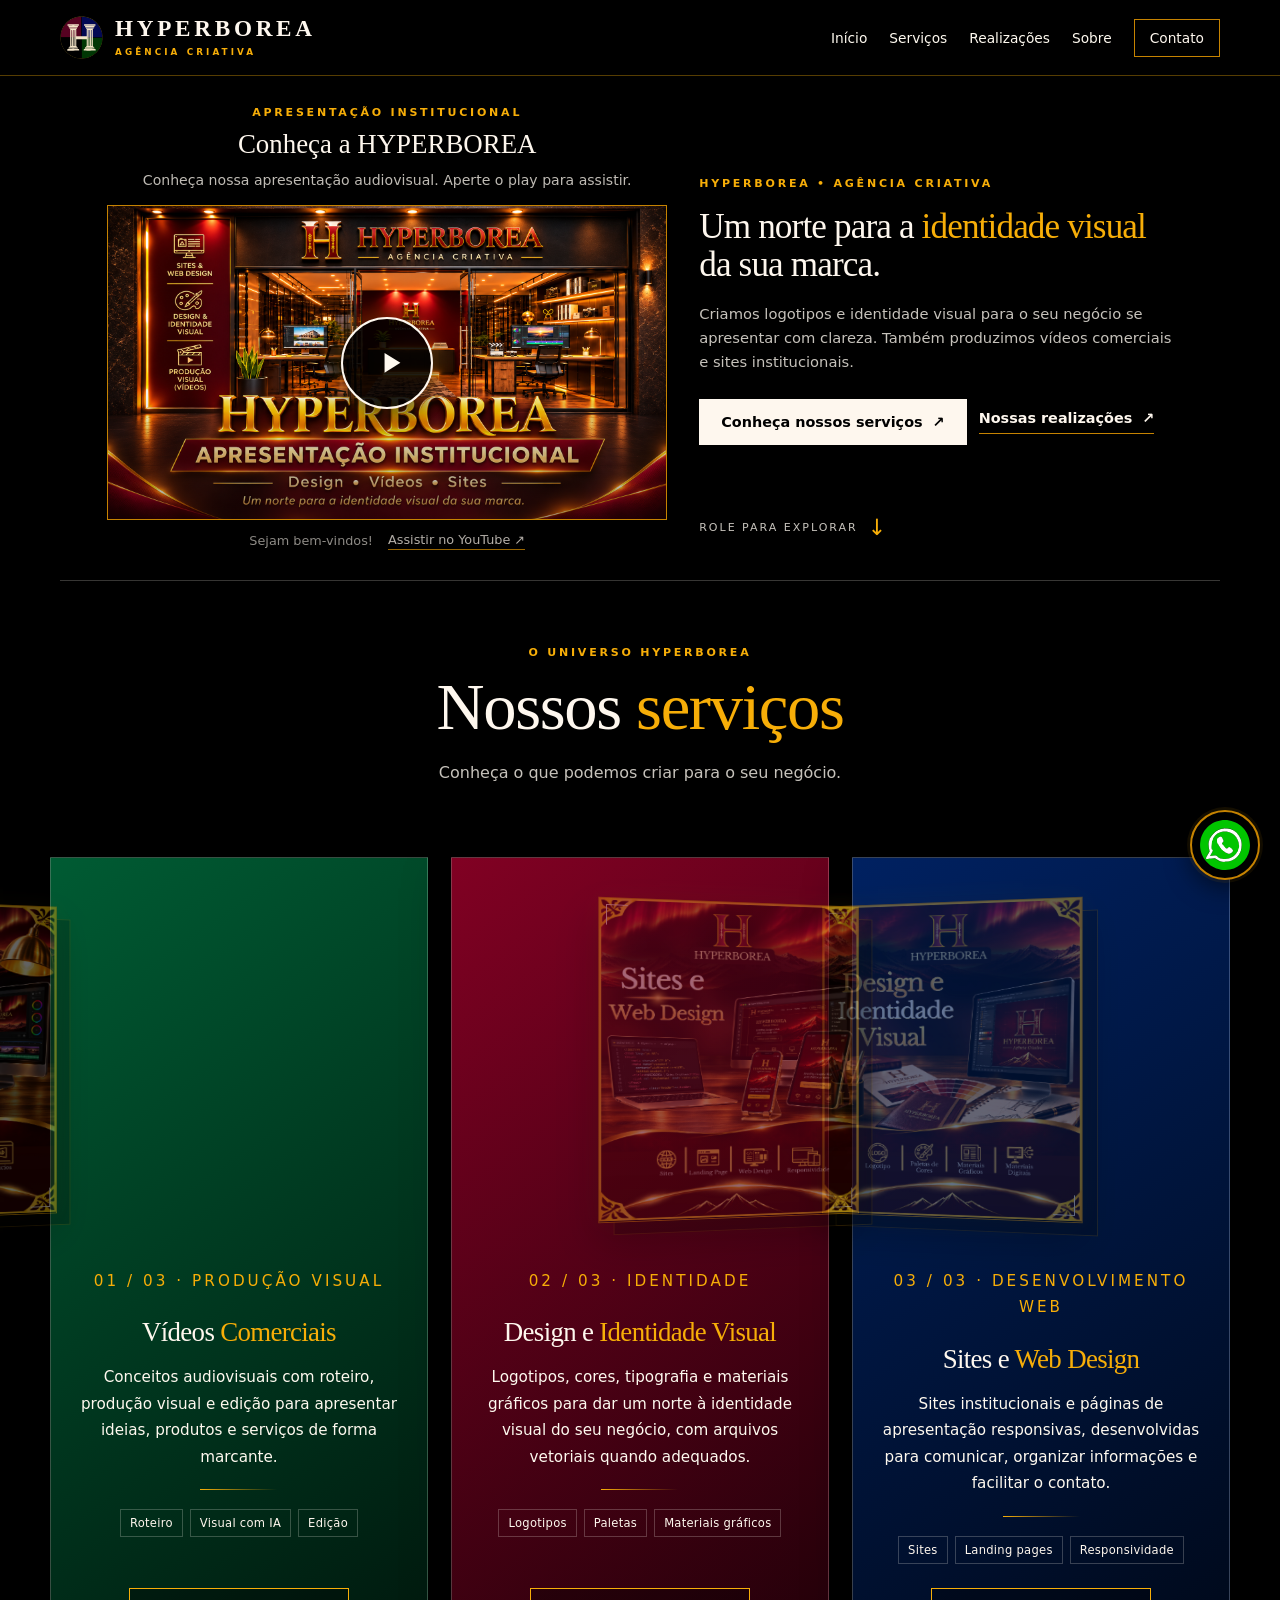
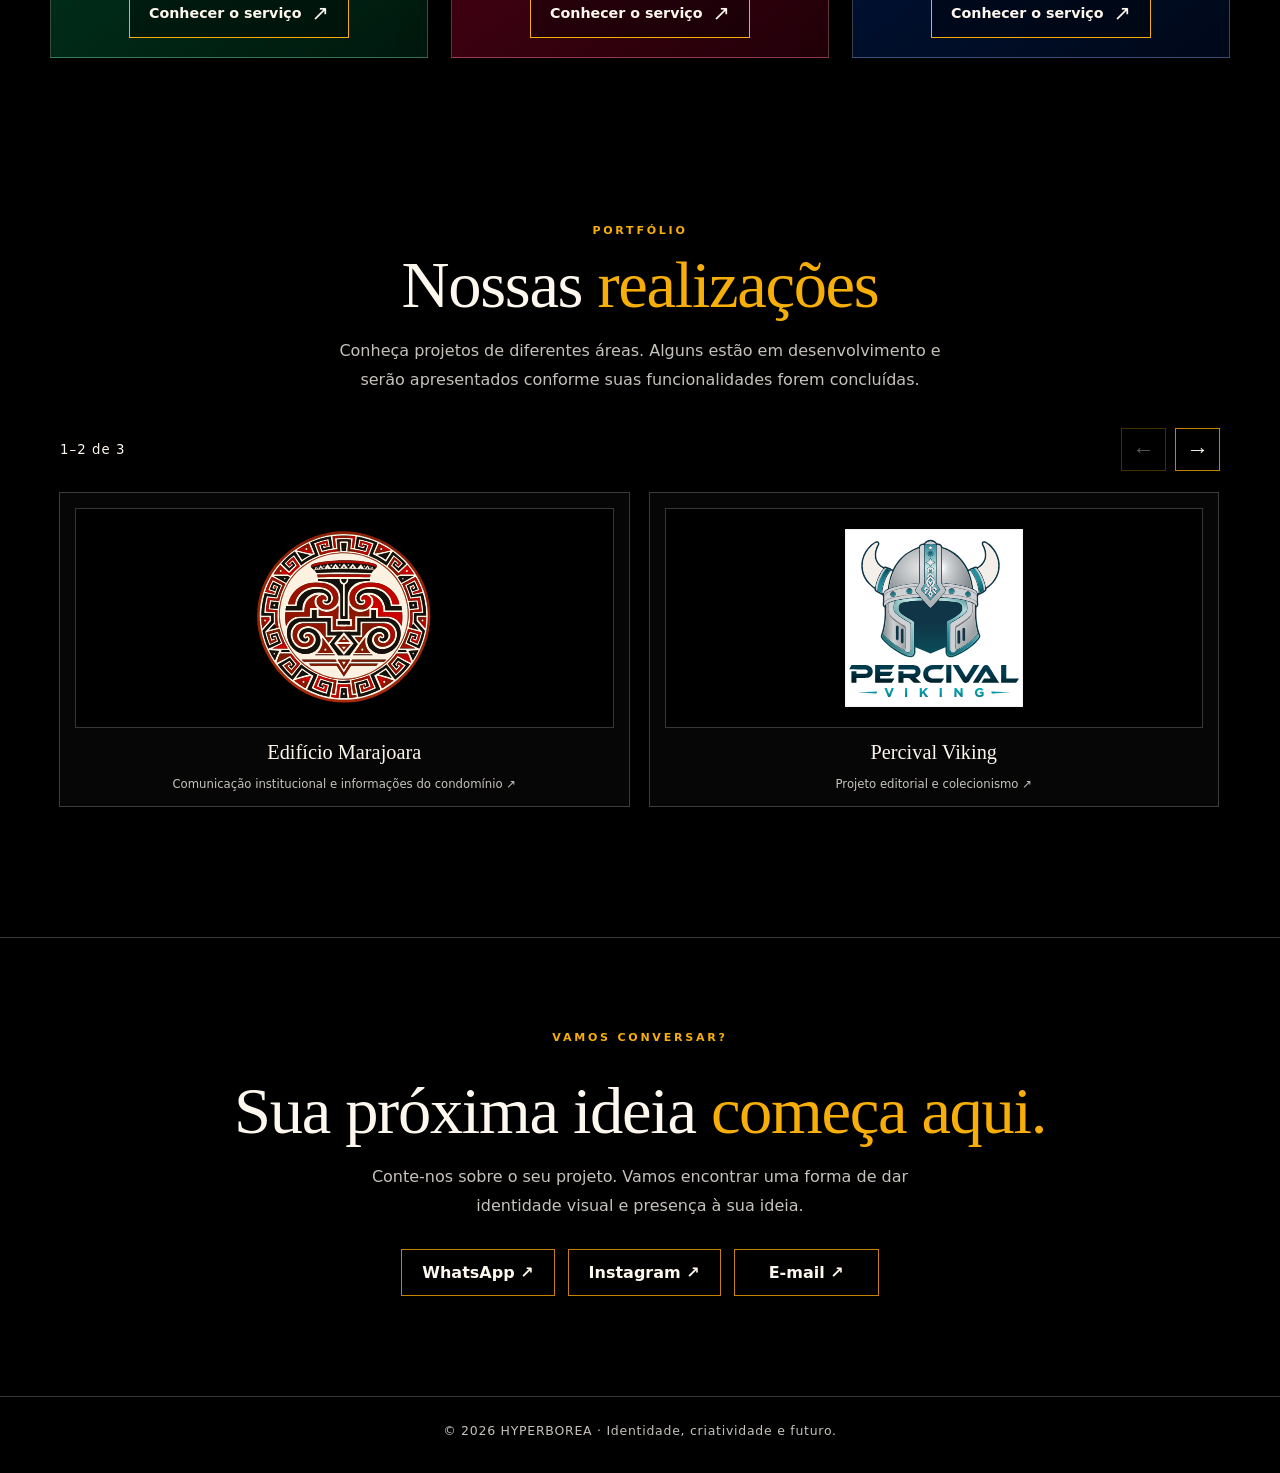
<file: index.html>
<!doctype html>
<html lang="pt-BR">
<head>
  <meta charset="utf-8">
  <meta name="viewport" content="width=device-width, initial-scale=1">
  <meta name="theme-color" content="#000000">
  <meta name="robots" content="noindex, nofollow">
  <meta name="description" content="HYPERBOREA — criação de logotipos e identidade visual, vídeos comerciais e sites institucionais.">

  <title>HYPERBOREA — Agência Criativa</title>

  <link rel="icon" href="/assets/img/monograma-h.svg" type="image/svg+xml">

  <style>

    /* =========================================
       HYPERBOREA — IDENTIDADE CROMÁTICA
       ========================================= */

    :root {
      --institucional: #000000;
      --vinho: #810123;
      --azul-boreal: #002161;
      --verde: #005B33;

      --branco-polar: #FEF9EF;
      --marfim: #FEF7EE;

      --dourado-solar: #F7AE08;
      --dourado-radar: #C68301;

      --texto: var(--branco-polar);
      --suave: rgba(254,249,239,.78);
      --linha: rgba(254,249,239,.22);
      --linha-solar: rgba(247,174,8,.35);
    }

    *, *::before, *::after {
      box-sizing: border-box;
    }

    html {
      scroll-behavior: smooth;
      scroll-padding-top: 86px;
    }

    body {
      margin: 0;
      min-width: 320px;
      overflow-x: clip;
      color: var(--texto);
      font-family: system-ui, -apple-system, "Segoe UI", sans-serif;
      background: var(--institucional);
    }

    img {
      max-width: 100%;
      display: block;
    }

    a {
      color: inherit;
      text-decoration: none;
    }

    button, summary {
      cursor: pointer;
    }

    a:focus-visible,
    button:focus-visible,
    summary:focus-visible {
      outline: 2px solid var(--dourado-solar);
      outline-offset: 5px;
    }

    h1, h2, h3, p {
      margin: 0;
    }

    h1, h2, h3 {
      font-family: Georgia, "Times New Roman", serif;
      font-weight: 500;
      color: var(--marfim);
    }

    .container {
      width: min(1160px, calc(100% - 40px));
      margin-inline: auto;
    }

    .eyebrow {
      font-size: .69rem;
      font-weight: 750;
      letter-spacing: .25em;
      text-transform: uppercase;
      color: var(--dourado-solar);
    }

    .gold {
      color: var(--dourado-solar);
    }

    .muted {
      color: var(--suave);
    }

    /* =========================================
       FUNDO INSTITUCIONAL PRETO
       ========================================= */

    .page-shell {
      position: relative;
      isolation: isolate;
      overflow: clip;
    }

    .site-background {
      position: absolute;
      inset: 0;
      z-index: -1;
      pointer-events: none;
      background: var(--institucional);
    }

    .page-shell::after,
    .hero::after {
      display: none;
    }

    /* =========================================
       CABEÇALHO
       ========================================= */

    .site-header {
      position: sticky;
      top: 0;
      z-index: 20;
      min-height: 75px;
      border-bottom: 1px solid var(--linha-solar);
      background: rgba(0,0,0,.94);
      backdrop-filter: blur(12px);
    }

    .nav-row {
      min-height: 75px;
      display: flex;
      align-items: center;
      justify-content: space-between;
      gap: 20px;
    }

    .brand {
      display: inline-flex;
      align-items: center;
      gap: 12px;
      min-width: 0;
      color: var(--marfim);
    }

    .brand-mark {
      width: 43px;
      height: 48px;
      display: grid;
      place-items: center;
      flex: none;
    }

    .brand-mark img {
      width: 100%;
      height: 100%;
      object-fit: contain;
    }

    .brand-mark b {
      font: 500 2.7rem Georgia, serif;
      color: var(--marfim);
      position: absolute;
      z-index: -1;
    }

    .brand-text {
      font: 600 clamp(.99rem,2vw,1.45rem)/1.1 Georgia, serif;
      letter-spacing: .16em;
      white-space: nowrap;
    }

    .brand-text small {
      display: block;
      font: 600 .55rem/1.5 system-ui, sans-serif;
      letter-spacing: .35em;
      color: var(--dourado-solar);
      margin-top: 5px;
    }

    .nav-links {
      display: flex;
      align-items: center;
      gap: 22px;
      color: var(--branco-polar);
      font-size: .86rem;
    }

    .nav-links a {
      text-align: center;
    }

    .nav-links a:hover {
      color: var(--dourado-solar);
    }

    .nav-links .nav-cta {
      padding: 10px 15px;
      border: 1px solid var(--dourado-radar);
      color: var(--marfim);
    }

    /* MENU MOBILE */

    .mobile-menu {
      display: none;
      position: relative;
    }

    .mobile-menu summary {
      list-style: none;
      border: 1px solid var(--marfim);
      padding: 9px 13px;
      color: var(--marfim);
      font-size: .85rem;
      font-weight: 700;
      text-align: center;
      border-radius: 0;
    }

    .mobile-menu summary::-webkit-details-marker {
      display: none;
    }

    .mobile-menu nav {
      position: absolute;
      right: 0;
      top: calc(100% + 12px);
      min-width: 202px;
      z-index: 30;
      padding: 12px;
      background: var(--institucional);
      border: 1px solid var(--dourado-radar);
      box-shadow: 0 18px 40px #000a;
      display: grid;
      gap: 8px;
    }

    .mobile-menu nav a {
      display: block;
      padding: 12px 14px;
      border: 1px solid var(--linha);
      white-space: nowrap;
      text-align: center;
      border-radius: 0;
      color: var(--branco-polar);
      transition: border-color .2s, background .2s;
    }

    .mobile-menu nav a:hover,
    .mobile-menu nav a:focus-visible {
      border-color: var(--dourado-solar);
      background: #FEF9EF12;
    }

    /* =========================================
       VÍDEO INSTITUCIONAL
       ========================================= */

    .welcome-media {
      padding: clamp(25px,5vw,55px) 0 clamp(25px,4vw,48px);
      border-bottom: 1px solid var(--linha);
      text-align: center;
    }

    .welcome-media .eyebrow {
      margin-bottom: 10px;
    }

    .welcome-media h2 {
      font-size: clamp(1.55rem,3.1vw,2.55rem);
      margin-bottom: 10px;
      color: var(--marfim);
    }

    .welcome-media .video-intro {
      color: var(--suave);
      font-size: .92rem;
      line-height: 1.6;
      margin: 0 auto 19px;
      max-width: 600px;
    }

    .video-shell {
      position: relative;
      margin: 0 auto;
      width: min(100%,920px);
      aspect-ratio: 16/9;
      background: var(--institucional);
      border: 1px solid var(--dourado-radar);
      box-shadow: 0 20px 55px #0009;
      overflow: hidden;
    }

    .video-shell iframe {
      display: block;
      width: 100%;
      height: 100%;
      border: 0;
      background: var(--institucional);
    }

    .video-poster {
      display: block;
      width: 100%;
      height: 100%;
      object-fit: cover;
    }

    .video-trigger {
      position: absolute;
      inset: 0;
      display: grid;
      place-items: center;
      cursor: pointer;
      border: 0;
      padding: 0;
      background: linear-gradient(
        0deg,
        rgba(0,0,0,.36),
        transparent 45%
      );
      color: var(--branco-polar);
      transition: background .2s;
    }

    .video-trigger:hover {
      background: linear-gradient(
        0deg,
        rgba(0,0,0,.50),
        rgba(0,0,0,.12)
      );
    }

    .video-trigger:focus-visible {
      outline: 3px solid var(--marfim);
      outline-offset: -5px;
    }

    .video-play-icon {
      width: clamp(64px,11vw,92px);
      height: clamp(64px,11vw,92px);
      border: 2px solid var(--marfim);
      border-radius: 50%;
      display: grid;
      place-items: center;
      background: rgba(0,0,0,.88);
      box-shadow:
        0 7px 28px #000a,
        0 0 25px #F7AE0855;
      transition: transform .24s, box-shadow .24s;
    }

    .video-play-icon svg {
      width: 36%;
      height: 36%;
      margin-left: 5px;
      fill: currentColor;
    }

    .video-trigger:hover .video-play-icon {
      transform: scale(1.10);
      box-shadow:
        0 9px 32px #000b,
        0 0 40px #F7AE0888;
    }

    .video-shell.is-started .video-trigger {
      display: none;
    }

    .video-after {
      margin-top: 12px;
      display: flex;
      align-items: center;
      justify-content: center;
      gap: 15px;
      flex-wrap: wrap;
    }

    .video-after a {
      color: var(--marfim);
      font-size: .8rem;
      border-bottom: 1px solid var(--dourado-radar);
      padding-bottom: 2px;
    }

    .video-message {
      min-height: 1.2em;
      color: var(--suave);
      font-size: .8rem;
    }

    /* =========================================
       APRESENTAÇÃO INSTITUCIONAL
       ========================================= */

    .hero {
      min-height: min(760px,83svh);
      display: flex;
      align-items: center;
      position: relative;
      padding: 82px 0 110px;
    }

    .hero .container {
      position: relative;
      z-index: 2;
    }

    .hero-copy {
      max-width: 765px;
    }

    .hero h1 {
      font-size: clamp(3.3rem,7.8vw,7.7rem);
      line-height: .99;
      letter-spacing: -.035em;
      margin: 23px 0;
    }

    .hero h1 em {
      font-style: normal;
      color: var(--dourado-solar);
    }

    .hero .lead {
      max-width: 590px;
      font-size: clamp(.97rem,1.3vw,1.13rem);
      line-height: 1.8;
      color: var(--suave);
    }

    .hero-actions {
      display: flex;
      align-items: center;
      gap: 24px;
      flex-wrap: wrap;
      margin-top: 32px;
    }

    .main-button,
    .text-button {
      display: inline-flex;
      align-items: center;
      justify-content: center;
      gap: 10px;
      font-weight: 700;
      font-size: .9rem;
    }

    .main-button {
      padding: 14px 21px;
      border: 1px solid var(--marfim);
      background: var(--marfim);
      color: var(--institucional);
      transition: background .2s, transform .2s;
    }

    .main-button:hover {
      background: var(--dourado-solar);
      border-color: var(--dourado-solar);
      transform: translateY(-2px);
    }

    .text-button {
      color: var(--marfim);
      border-bottom: 1px solid var(--dourado-radar);
      padding-bottom: 7px;
    }

    .hero-down {
      position: absolute;
      bottom: 25px;
      left: 0;
      right: 0;
      display: flex;
      align-items: center;
      justify-content: center;
      gap: 10px;
      color: var(--suave);
      font-size: .69rem;
      letter-spacing: .18em;
      text-transform: uppercase;
    }

    .hero-down .arr {
      font-size: 1.4rem;
      line-height: 1;
      color: var(--dourado-solar);
    }

    /* =========================================
       SERVIÇOS
       ========================================= */

    .services-heading {
      text-align: center;
      padding: 65px 0 7px;
      border-top: 1px solid var(--linha);
    }

    .services-heading h2,
    .projects h2,
    .contact h2 {
      font-size: clamp(2.5rem,5.2vw,5.2rem);
      line-height: 1.05;
      letter-spacing: -.02em;
      margin: 13px auto 17px;
    }

    .services-heading p:last-child {
      margin: 0 auto;
      max-width: 650px;
      line-height: 1.8;
      color: var(--suave);
    }

    .services-grid {
      --service-gap: clamp(20px,3vw,38px);
      width: min(1150px,calc(100% - 40px));
      margin: 62px auto 46px;
      display: grid;
      grid-template-columns: repeat(2,minmax(0,1fr));
      align-items: stretch;
      gap: var(--service-gap);
    }

    .services-grid > .service-panel:last-child {
      grid-column: 1 / -1;
      width: calc((100% - var(--service-gap)) / 2);
      justify-self: center;
    }

    /* CORES DOS DEPARTAMENTOS */

    .service-panel:nth-child(1) {
      --area: var(--verde);
    }

    .service-panel:nth-child(2) {
      --area: var(--vinho);
    }

    .service-panel:nth-child(3) {
      --area: var(--azul-boreal);
    }

    .service-panel {
      display: block;
      min-width: 0;
      min-height: 0;
      padding: 0;
      background: linear-gradient(
        145deg,
        var(--area),
        #000000 135%
      );
      border: 1px solid var(--linha);
      box-shadow: 0 16px 44px #0006;
    }

    .service-panel > .container {
      width: 100%;
      height: 100%;
      padding: clamp(20px,2.6vw,31px);
    }

    .service-layout {
      display: flex;
      flex-direction: column;
      align-items: center;
      gap: 25px;
      height: 100%;
      width: 100%;
    }

    .card-stage {
      width: min(100%,310px);
      min-width: 0;
      margin-inline: auto;
      perspective: 1100px;
      transform-style: preserve-3d;
      pointer-events: none;
    }

    .service-panel[data-side="left"] .card-stage,
    .service-panel[data-side="right"] .card-stage {
      order: 0;
      justify-self: auto;
    }

    .service-panel[data-side="left"] .service-copy,
    .service-panel[data-side="right"] .service-copy {
      order: 0;
    }

    .motion-card {
      position: relative;
      width: 100%;
      transform-origin: center;
      backface-visibility: hidden;
      transform-style: preserve-3d;
    }

    .motion-card::before {
      content: "";
      position: absolute;
      z-index: -1;
      inset: 15px -16px -14px 16px;
      border: 1px solid var(--linha-solar);
      background: #00000088;
    }

    .card-link {
      display: block;
      position: relative;
      pointer-events: auto;
      cursor: pointer;
      outline-offset: 7px;
      -webkit-tap-highlight-color: #F7AE0822;
    }

    .card-frame {
      position: relative;
      aspect-ratio: 812 / 1024;
      overflow: hidden;
      border: 1px solid var(--dourado-radar);

      background: radial-gradient(
        ellipse at 30% 20%,
        var(--area),
        transparent 85%
      ), #000000;

      box-shadow:
        0 22px 42px #0008,
        0 0 25px #F7AE0812;

      transform: translateZ(0);

      transition:
        transform 1.3s cubic-bezier(.45,0,.15,1),
        box-shadow 1.2s ease-in-out,
        filter 1.2s ease-in-out;
    }

    .card-frame::before,
    .card-frame::after {
      content: "";
      position: absolute;
      z-index: 3;
      width: 23px;
      height: 23px;
      color: var(--marfim);
      pointer-events: none;
    }

    .card-frame::before {
      left: 7px;
      top: 7px;
      border-top: 1px solid;
      border-left: 1px solid;
    }

    .card-frame::after {
      right: 7px;
      bottom: 7px;
      border-right: 1px solid;
      border-bottom: 1px solid;
    }

    .card-frame img {
      position: absolute;
      inset: 0;
      width: 100%;
      height: 100%;
      object-fit: contain;
      z-index: 2;
    }

    .card-frame img[hidden],
    .project-art img[hidden] {
      display: none;
    }

    .card-fallback {
      position: absolute;
      inset: 0;
      display: flex;
      flex-direction: column;
      align-items: center;
      justify-content: center;
      gap: 16px;
      text-align: center;
      padding: 25px;
      color: var(--marfim);
    }

    .card-fallback .monogram {
      font: 400 5rem Georgia, serif;
      color: var(--marfim);
      opacity: .7;
    }

    .card-fallback span:last-child {
      font: 400 1.25rem/1.25 Georgia, serif;
      letter-spacing: .04em;
    }

    .card-indicator {
      font-size: .69rem;
      color: var(--dourado-solar);
      letter-spacing: .20em;
      margin-bottom: 14px;
    }

    .service-copy {
      display: flex;
      flex: 1;
      flex-direction: column;
      align-items: center;
      max-width: 460px;
      text-align: center;
      width: 100%;
    }

    .service-copy h3 {
      font-size: clamp(1.8rem,2.8vw,2.65rem);
      letter-spacing: -.025em;
      line-height: 1.09;
      margin: 10px 0 17px;
    }

    .service-copy p {
      color: var(--branco-polar);
      font-size: .95rem;
      line-height: 1.74;
      max-width: 430px;
    }

    .service-copy .card-indicator {
      color: var(--dourado-solar);
    }

    .small-rule {
      width: 77px;
      height: 1px;
      background: linear-gradient(
        90deg,
        var(--dourado-solar),
        transparent
      );
      margin: 19px auto;
    }

    .service-tags {
      display: flex;
      justify-content: center;
      flex-wrap: wrap;
      gap: 7px;
      margin-bottom: 24px;
    }

    .service-tags span {
      border: 1px solid var(--linha);
      color: var(--marfim);
      padding: 6px 9px;
      font-size: .72rem;
      letter-spacing: .025em;
    }

    .service-link {
      display: inline-flex;
      align-items: center;
      justify-content: center;
      gap: 10px;
      margin-top: auto;
      border: 1px solid var(--dourado-solar);
      color: var(--marfim);
      padding: 12px 19px;
      font-weight: 700;
      font-size: .89rem;
      background: #00000055;

      transition:
        background .24s,
        box-shadow .24s,
        transform .24s;

      animation: pulsarServico 5.8s ease-in-out infinite;
      animation-delay: var(--pulse-delay,0s);
    }

    .service-link .arrow {
      font-size: 1.3rem;
      font-weight: 400;
    }

    .service-panel:nth-child(2) .service-link {
      --pulse-delay: 1.4s;
    }

    .service-panel:nth-child(3) .service-link {
      --pulse-delay: 2.8s;
    }

    @keyframes pulsarServico {
      0%,71%,100% {
        transform: scale(1);
        box-shadow: 0 0 0 0 #F7AE0800;
      }

      78% {
        transform: scale(1.055);
        box-shadow: 0 0 0 5px #F7AE0821;
      }

      83% {
        transform: scale(.99);
        box-shadow: 0 0 0 2px #F7AE080F;
      }

      89% {
        transform: scale(1.02);
      }

      94% {
        transform: scale(1);
      }
    }

    /* =========================================
       EFEITOS DOS CARTÕES
       ========================================= */

    @media (hover:hover) and (pointer:fine) {

      .service-panel:hover {
        position: relative;
        z-index: 2;
      }

      .card-link:hover .card-frame {
        transform: translateY(-15px) scale(1.22);
        border-color: var(--marfim);
        filter: saturate(1.10) brightness(1.06);

        box-shadow:
          0 35px 75px #000d,
          0 0 0 2px #F7AE0877,
          0 0 55px #F7AE0899,
          0 0 105px #F7AE0840;
      }

      .service-link:hover {
        animation: none;
        transform: translateY(-2px) scale(1.03);
        background: var(--area);
        box-shadow: 0 7px 22px #0005;
      }
    }

    .card-link:focus-visible .card-frame {
      transform: translateY(-10px) scale(1.10);
      box-shadow:
        0 30px 65px #000b,
        0 0 0 2px #F7AE08aa,
        0 0 48px #F7AE0877;
    }

    .service-link:focus-visible {
      animation: none;
      transform: scale(1.025);
      background: var(--area);
    }

    .copy-reveal {
      transition: opacity .75s ease, transform .75s ease;
    }

    .motion-enabled .copy-reveal:not(.shown) {
      opacity: .12;
      transform: translateY(28px);
    }

    /* =========================================
       REALIZAÇÕES — CARROSSEL
       ========================================= */

    .projects {
      padding: 120px 0 110px;
      text-align: center;
    }

    .projects-lead {
      color: var(--suave);
      max-width: 650px;
      margin: 0 auto 34px;
      line-height: 1.8;
    }

    .project-carousel-head {
      display: flex;
      align-items: center;
      justify-content: space-between;
      gap: 20px;
      margin: 4px 0 16px;
    }

    .project-carousel-head .project-count {
      color: var(--marfim);
      font-size: .83rem;
      letter-spacing: .08em;
      font-variant-numeric: tabular-nums;
    }

    .project-controls {
      display: flex;
      gap: 9px;
    }

    .project-controls button {
      width: 45px;
      height: 43px;
      background: var(--institucional);
      color: var(--marfim);
      border: 1px solid var(--dourado-radar);
      border-radius: 0;
      font-size: 1.4rem;
      display: grid;
      place-items: center;
      transition: background .18s, border-color .18s;
    }

    .project-controls button:hover:not(:disabled) {
      background: #FEF9EF12;
      border-color: var(--dourado-solar);
    }

    .project-controls button:disabled {
      opacity: .34;
      cursor: not-allowed;
    }

    .project-grid {
      display: flex;
      gap: 19px;
      overflow-x: auto;
      scroll-snap-type: x mandatory;
      scroll-padding: 1px;
      overscroll-behavior-inline: contain;
      scrollbar-width: thin;
      scrollbar-color: var(--dourado-radar) #000;
      padding: 5px 2px 20px;
      margin: 0 -2px 0;
      touch-action: pan-x pan-y;
      -webkit-overflow-scrolling: touch;
    }

    .project-grid > .project-link {
      flex: 0 0 calc((100% - 19px) / 2);
      min-width: 0;
      scroll-snap-align: start;
      scroll-snap-stop: normal;
    }

    .project-link {
      display: flex;
      flex-direction: column;
      gap: 13px;
      padding: 15px;
      background: #FEF9EF06;
      border: 1px solid var(--linha);
      transition: transform .25s, border-color .25s;
    }

    .project-link:hover {
      transform: translateY(-5px);
      border-color: var(--dourado-solar);
    }

    .project-art {
      height: 220px;
      position: relative;
      background: var(--institucional);
      display: grid;
      place-items: center;
      overflow: hidden;
      border: 1px solid var(--linha);
    }

    .project-art b {
      font: normal 2.5rem Georgia, serif;
      color: var(--marfim);
    }

    .project-art img {
      position: absolute;
      inset: 0;
      width: 100%;
      height: 100%;
      object-fit: contain;
      padding: 20px;
    }

    .project-link strong {
      font: 400 1.27rem Georgia, serif;
      color: var(--marfim);
    }

    .project-link small {
      font-size: .73rem;
      color: var(--suave);
    }

    /* =========================================
       CONTATO
       ========================================= */

    .contact {
      border-top: 1px solid var(--linha);
      text-align: center;
      padding: 90px 0 100px;
      background: var(--institucional);
    }

    .contact p {
      color: var(--suave);
      max-width: 560px;
      margin: 0 auto 28px;
      line-height: 1.8;
    }

    .contact .eyebrow {
      color: var(--dourado-solar);
    }

    .contact-actions {
      display: flex;
      flex-wrap: wrap;
      justify-content: center;
      gap: 13px;
    }

    .contact-actions a {
      padding: 13px 20px;
      border: 1px solid var(--dourado-radar);
      color: var(--marfim);
      font-weight: 650;
      min-width: 145px;
    }

    .contact-actions a:hover {
      background: #FEF9EF12;
      border-color: var(--dourado-solar);
    }

    /* =========================================
       RODAPÉ
       ========================================= */

    .footer {
      border-top: 1px solid var(--linha);
      padding: 26px 0 35px;
      text-align: center;
      color: var(--suave);
      font-size: .78rem;
      letter-spacing: .06em;
      background: var(--institucional);
    }

    /* =========================================
       WHATSAPP FLUTUANTE
       ========================================= */

    .whatsapp-float {
      position: fixed;
      z-index: 30;
      bottom: calc(20px + env(safe-area-inset-bottom,0px));
      right: calc(20px + env(safe-area-inset-right,0px));
      width: 70px;
      height: 70px;
      padding: 6px;
      border: 2px solid var(--dourado-radar);
      border-radius: 50%;
      background: var(--institucional);

      box-shadow:
        0 7px 24px #0008,
        0 0 0 3px #F7AE0817;

      transition: transform .2s;
    }

    .whatsapp-float:hover {
      transform: translateY(-3px);
    }

    .whatsapp-float img {
      width: 100%;
      height: 100%;
      object-fit: contain;
    }

    .whatsapp-float .wa-fallback {
      display: grid;
      place-items: center;
      position: absolute;
      inset: 0;
      color: var(--marfim);
      font-weight: 800;
      font-size: 1.1rem;
      z-index: -1;
    }

    /* =========================================
       RESPONSIVIDADE — TABLET E MOBILE
       ========================================= */

    @media (max-width:850px) {

      .nav-links {
        display: none;
      }

      .mobile-menu {
        display: block;
      }

      .hero {
        min-height: 66svh;
        padding: 65px 0 83px;
      }

      .hero h1 {
        font-size: clamp(2.4rem,8.8vw,4.2rem);
      }

      .services-grid {
        display: block;
        width: 100%;
        margin: 42px auto 25px;
      }

      .services-grid > .service-panel:last-child {
        width: 100%;
        grid-column: auto;
      }

      .service-panel {
        padding: 66px 0 84px;

        background: linear-gradient(
          180deg,
          #000000,
          var(--area) 45%,
          #000000
        );

        border: 0;
        border-bottom: 1px solid var(--linha);
        box-shadow: none;
      }

      .service-panel > .container {
        width: calc(100% - 40px);
        padding: 0;
        margin-inline: auto;
      }

      .service-layout {
        gap: 32px;
      }

      .card-stage {
        width: min(78vw,325px);
      }

      .service-copy {
        max-width: 480px;
        justify-self: center;
      }

      .service-copy h3 {
        font-size: clamp(2.15rem,8vw,3.45rem);
        margin-bottom: 14px;
      }

      .service-copy p {
        font-size: .96rem;
        line-height: 1.7;
      }

      .small-rule {
        margin: 20px auto;
      }

      .project-art {
        height: 180px;
      }

      .project-grid > .project-link {
        flex-basis: calc((100% - 19px) / 2);
      }
    }

    @media (max-width:570px) {

      .container {
        width: calc(100% - 34px);
      }

      .site-header,
      .nav-row {
        min-height: 66px;
      }

      .brand-mark {
        width: 35px;
        height: 42px;
      }

      .brand-text {
        font-size: 1.02rem;
        letter-spacing: .13em;
      }

      .brand-text small {
        font-size: .5rem;
      }

      .services-heading {
        padding-top: 55px;
      }

      .services-heading h2 {
        font-size: 2.7rem;
      }

      .service-panel {
        padding: 53px 0 75px;
      }

      .service-panel > .container {
        width: calc(100% - 34px);
      }

      .project-grid {
        gap: 14px;
        max-width: none;
        margin-inline: -2px;
      }

      .project-grid > .project-link {
        flex-basis: 100%;
      }

      .project-art {
        height: 210px;
      }

      .projects {
        padding: 79px 0;
      }

      .contact {
        padding: 70px 0 82px;
      }

      .whatsapp-float {
        width: 64px;
        height: 64px;
      }
    }

    /* =========================================
       DESKTOP
       ========================================= */

    @media (min-width:851px) {

      main {
        display: grid;

        grid-template-columns:
          minmax(20px,1fr)
          minmax(0,min(44vw,560px))
          minmax(0,min(37vw,480px))
          minmax(20px,1fr);

        column-gap: clamp(16px,2.5vw,40px);
        align-items: center;
      }

      main > .welcome-media {
        grid-column: 2;
        grid-row: 1;
        width: 100%;
        padding: 30px 0;
        justify-self: stretch;
        align-self: center;
        border-bottom: none;
      }

      main > .hero {
        grid-column: 3;
        grid-row: 1;
        width: 100%;
        min-height: 465px;
        padding: 36px 0 70px;
        justify-self: stretch;
        align-self: center;
      }

      main > section:nth-child(n + 3) {
        grid-column: 1 / -1;
      }

      main > .welcome-media > .container,
      main > .hero > .container {
        width: 100%;
        max-width: none;
        margin: 0;
      }

      .hero-copy {
        max-width: 100%;
      }

      .hero h1 {
        font-size: clamp(2.2rem,2.75vw,3.15rem);
        line-height: 1.07;
        letter-spacing: -.025em;
        margin: 18px 0;
      }

      .hero .lead {
        max-width: 100%;
        font-size: clamp(.92rem,1.1vw,1.04rem);
        line-height: 1.65;
      }

      .hero .hero-actions {
        gap: 12px;
        margin-top: 24px;
      }

      .hero-down {
        left: 0;
        right: auto;
        bottom: 22px;
        justify-content: flex-start;
      }

      .welcome-media h2 {
        font-size: clamp(1.5rem,2.1vw,2rem);
      }

      .welcome-media .video-intro {
        font-size: .88rem;
        line-height: 1.5;
        margin-bottom: 14px;
      }

      .video-shell {
        width: 100%;
      }

      .services-grid {
        width: min(1180px,calc(100% - 48px));
        grid-template-columns: repeat(3,minmax(0,1fr));
        gap: clamp(14px,1.8vw,26px);
        align-items: stretch;
      }

      .services-grid > .service-panel:last-child {
        grid-column: auto;
        width: 100%;
        justify-self: stretch;
      }

      .service-panel > .container {
        padding: clamp(14px,1.5vw,22px);
      }

      .card-stage {
        width: min(100%,290px);
      }

      .service-copy h3 {
        font-size: clamp(1.6rem,2.1vw,2.1rem);
      }
    }

    /* =========================================
       ACESSIBILIDADE
       ========================================= */

    @media (prefers-reduced-motion:reduce) {

      html {
        scroll-behavior: auto;
      }

      *, *::before, *::after {
        animation-duration: .01ms !important;
        transition-duration: .01ms !important;
      }

      .motion-enabled .copy-reveal:not(.shown) {
        opacity: 1;
        transform: none;
      }

      .service-link {
        animation: none !important;
      }

      .card-frame {
        transition: none;
        filter: none;
      }

      .project-grid {
        scroll-behavior: auto !important;
      }

      .video-play-icon,
      .video-trigger {
        transition: none;
      }
    }

  </style>

</head>

<body>

<div class="page-shell" id="inicio">

  <div class="site-background" aria-hidden="true"></div>

  <!-- =====================================
       CABEÇALHO
       ===================================== -->

  <header class="site-header">

    <div class="container nav-row">

      <a class="brand"
         href="#inicio"
         aria-label="HYPERBOREA — início">

        <span class="brand-mark">

  <img src="/assets/img/monograma-h.svg"
       alt=""
       width="43"
       height="48">

        </span>

        <span class="brand-text">

          HYPERBOREA

          <small>AGÊNCIA CRIATIVA</small>

        </span>

      </a>

      <nav class="nav-links" aria-label="Navegação principal">

        <a href="#inicio">Início</a>
        <a href="#servicos">Serviços</a>
        <a href="#realizacoes">Realizações</a>
        <a href="/sobre.html">Sobre</a>

        <a class="nav-cta" href="#contato">Contato</a>

      </nav>

      <details class="mobile-menu">

        <summary aria-label="Abrir menu">☰ Menu</summary>

        <nav aria-label="Navegação móvel">

          <a href="#inicio">Início</a>
          <a href="#servicos">Serviços</a>
          <a href="#realizacoes">Realizações</a>
          <a href="/sobre.html">Sobre</a>
          <a href="#contato">Contato</a>

        </nav>

      </details>

    </div>

  </header>

  <main>

    <!-- =====================================
         VÍDEO INSTITUCIONAL
         ===================================== -->

    <section class="welcome-media"
             aria-labelledby="tituloBoasVindas">

      <div class="container">

        <p class="eyebrow">Apresentação institucional</p>

        <h2 id="tituloBoasVindas">
          Conheça a HYPERBOREA
        </h2>

        <p class="video-intro">
          Conheça nossa apresentação audiovisual.
          Aperte o play para assistir.
        </p>

        <div class="video-shell" id="welcomeVideoShell">

          <img
            class="video-poster"
            src="/assets/img/capa-video-institucional.png"
            alt="Capa da apresentação institucional da HYPERBOREA"
            decoding="async"
            fetchpriority="high">

          <button
            class="video-trigger"
            type="button"
            id="playWelcome"
            aria-label="Reproduzir apresentação institucional da HYPERBOREA no YouTube">

            <span class="video-play-icon" aria-hidden="true">

              <svg viewBox="0 0 24 24" focusable="false">

                <path d="M8 4.5 20 12 8 19.5Z"/>

              </svg>

            </span>

          </button>

        </div>

        <div class="video-after">

          <p class="video-message"
             id="welcomeVideoMessage"
             role="status"
             aria-live="polite">

            Sejam bem-vindos!

          </p>

          <a href="https://youtu.be/8wZMFiziql4"
             target="_blank"
             rel="noopener noreferrer">

            Assistir no YouTube ↗

          </a>

        </div>

      </div>

    </section>

    <!-- =====================================
         APRESENTAÇÃO
         ===================================== -->

    <section class="hero" aria-labelledby="tituloPrincipal">

      <div class="container">

        <div class="hero-copy">

          <p class="eyebrow">
            HYPERBOREA • Agência criativa
          </p>

          <h1 id="tituloPrincipal">

            Um norte para a
            <em>identidade visual</em>
            da sua marca.

          </h1>

          <p class="lead">

            Criamos logotipos e identidade visual
            para o seu negócio se apresentar com clareza.
            Também produzimos vídeos comerciais
            e sites institucionais.

          </p>

          <div class="hero-actions">

            <a class="main-button" href="#servicos">

              Conheça nossos serviços

              <span aria-hidden="true">↗</span>

            </a>

            <a class="text-button" href="#realizacoes">

              Nossas realizações

              <span aria-hidden="true">↗</span>

            </a>

          </div>

        </div>

      </div>

      <a class="hero-down" href="#servicos">

        <span>Role para explorar</span>

        <span class="arr" aria-hidden="true">↓</span>

      </a>

    </section>

    <!-- =====================================
         NOSSOS SERVIÇOS
         ===================================== -->

    <section id="servicos" aria-labelledby="tituloServicos">

      <div class="container services-heading">

        <p class="eyebrow">O universo HYPERBOREA</p>

        <h2 id="tituloServicos">

          Nossos <span class="gold">serviços</span>

        </h2>

        <p>
          Conheça o que podemos criar para o seu negócio.
        </p>

      </div>

      <div class="services-grid"
           aria-label="Três serviços da HYPERBOREA">

        <!-- =================================
             VÍDEOS COMERCIAIS — VERDE
             ================================= -->

        <section class="service-panel"
                 data-side="left"
                 aria-labelledby="servicoVideos">

          <div class="container">

            <div class="service-layout">

              <div class="card-stage">

                <div class="motion-card"
                     data-scroll-card
                     data-direction="left">

                  <a class="card-link"
                     href="/videos.html"
                     aria-label="Conhecer o serviço de Vídeos Comerciais"
                     title="Conhecer Vídeos Comerciais">

                    <div class="card-frame">

                      <div class="card-fallback" aria-hidden="true">

                        <span class="monogram">H</span>

                        <span>Vídeos Comerciais</span>

                      </div>

                      <img
                        src="/assets/img/card-videos-comerciais.webp"
                        alt="Arte HYPERBOREA para Vídeos Comerciais"
                        width="812"
                        height="1024"
                        loading="lazy"
                        decoding="async">

                    </div>

                  </a>

                </div>

              </div>

              <div class="service-copy copy-reveal">

                <p class="card-indicator">
                  01 / 03 · PRODUÇÃO VISUAL
                </p>

                <h3 id="servicoVideos">

                  Vídeos <span class="gold">Comerciais</span>

                </h3>

                <p>

                  Conceitos audiovisuais com roteiro,
                  produção visual e edição para apresentar
                  ideias, produtos e serviços de forma marcante.

                </p>

                <div class="small-rule"></div>

                <div class="service-tags">

                  <span>Roteiro</span>
                  <span>Visual com IA</span>
                  <span>Edição</span>

                </div>

                <a class="service-link" href="/videos.html">

                  Conhecer o serviço

                  <span class="arrow" aria-hidden="true">↗</span>

                </a>

              </div>

            </div>

          </div>

        </section>

        <!-- =================================
             DESIGN — VINHO
             ================================= -->

        <section class="service-panel"
                 data-side="right"
                 aria-labelledby="servicoDesign">

          <div class="container">

            <div class="service-layout">

              <div class="card-stage">

                <div class="motion-card"
                     data-scroll-card
                     data-direction="right">

                  <a class="card-link"
                     href="/design.html"
                     aria-label="Conhecer o serviço de Design e Identidade Visual"
                     title="Conhecer Design e Identidade Visual">

                    <div class="card-frame">

                      <div class="card-fallback" aria-hidden="true">

                        <span class="monogram">H</span>

                        <span>Design e Identidade Visual</span>

                      </div>

                      <img
                        src="/assets/img/card-design-identidade.webp"
                        alt="Arte HYPERBOREA para Design e Identidade Visual"
                        width="812"
                        height="1024"
                        loading="lazy"
                        decoding="async">

                    </div>

                  </a>

                </div>

              </div>

              <div class="service-copy copy-reveal">

                <p class="card-indicator">
                  02 / 03 · IDENTIDADE
                </p>

                <h3 id="servicoDesign">

                  Design e <span class="gold">Identidade Visual</span>

                </h3>

                <p>

                  Logotipos, cores, tipografia e materiais
                  gráficos para dar um norte à identidade
                  visual do seu negócio, com arquivos
                  vetoriais quando adequados.

                </p>

                <div class="small-rule"></div>

                <div class="service-tags">

                  <span>Logotipos</span>
                  <span>Paletas</span>
                  <span>Materiais gráficos</span>

                </div>

                <a class="service-link" href="/design.html">

                  Conhecer o serviço

                  <span class="arrow" aria-hidden="true">↗</span>

                </a>

              </div>

            </div>

          </div>

        </section>

        <!-- =================================
             SITES — AZUL BOREAL
             ================================= -->

        <section class="service-panel"
                 data-side="left"
                 aria-labelledby="servicoSites">

          <div class="container">

            <div class="service-layout">

              <div class="card-stage">

                <div class="motion-card"
                     data-scroll-card
                     data-direction="left">

                  <a class="card-link"
                     href="/sites.html"
                     aria-label="Conhecer o serviço de Sites e Web Design"
                     title="Conhecer Sites e Web Design">

                    <div class="card-frame">

                      <div class="card-fallback" aria-hidden="true">

                        <span class="monogram">H</span>

                        <span>Sites e Web Design</span>

                      </div>

                      <img
                        src="/assets/img/card-sites-webdesign.webp"
                        alt="Arte HYPERBOREA para Sites e Web Design"
                        width="812"
                        height="1024"
                        loading="lazy"
                        decoding="async">

                    </div>

                  </a>

                </div>

              </div>

              <div class="service-copy copy-reveal">

                <p class="card-indicator">
                  03 / 03 · DESENVOLVIMENTO WEB
                </p>

                <h3 id="servicoSites">

                  Sites e <span class="gold">Web Design</span>

                </h3>

                <p>

                  Sites institucionais e páginas de
                  apresentação responsivas, desenvolvidas
                  para comunicar, organizar informações
                  e facilitar o contato.

                </p>

                <div class="small-rule"></div>

                <div class="service-tags">

                  <span>Sites</span>
                  <span>Landing pages</span>
                  <span>Responsividade</span>

                </div>

                <a class="service-link" href="/sites.html">

                  Conhecer o serviço

                  <span class="arrow" aria-hidden="true">↗</span>

                </a>

              </div>

            </div>

          </div>

        </section>

      </div>

    </section>

    <!-- =====================================
         NOSSAS REALIZAÇÕES
         ===================================== -->

    <section class="projects"
             id="realizacoes"
             aria-labelledby="tituloRealizacoes">

      <div class="container">

        <p class="eyebrow">Portfólio</p>

        <h2 id="tituloRealizacoes">

          Nossas <span class="gold">realizações</span>

        </h2>

        <p class="projects-lead">

          Conheça projetos de diferentes áreas.
          Alguns estão em desenvolvimento e serão
          apresentados conforme suas funcionalidades
          forem concluídas.

        </p>

        <div class="project-carousel-head">

          <span class="project-count"
                id="projectCount"
                role="status"
                aria-live="polite">

            1 de 3

          </span>

          <div class="project-controls">

            <button
              type="button"
              id="projectsPrev"
              aria-label="Realização anterior"
              aria-controls="projectsTrack">

              ←

            </button>

            <button
              type="button"
              id="projectsNext"
              aria-label="Próxima realização"
              aria-controls="projectsTrack">

              →

            </button>

          </div>

        </div>

        <div class="project-grid"
             id="projectsTrack"
             role="region"
             aria-roledescription="carrossel"
             aria-label="Realizações da HYPERBOREA"
             tabindex="0">

          <!-- MARAJOARA -->

          <a class="project-link"
             href="https://www.marajoara3.com.br/"
             target="_blank"
             rel="noopener noreferrer">

            <span class="project-art">

              <b aria-hidden="true">M</b>

              <img
                src="/assets/img/realizacoes/logo-marajoara-oficial-otimizado1.svg"
                alt="Logotipo do Edifício Marajoara"
                loading="lazy">

            </span>

            <strong>Edifício Marajoara</strong>

            <small>
              Comunicação institucional e informações do condomínio ↗
            </small>

          </a>

          <!-- PERCIVAL VIKING -->

          <a class="project-link"
             href="https://www.percivalviking.com.br/"
             target="_blank"
             rel="noopener noreferrer">

            <span class="project-art">

              <b aria-hidden="true">PV</b>

              <img
                src="/assets/img/realizacoes/logo-percival.svg"
                alt="Logotipo Percival Viking"
                loading="lazy">

            </span>

            <strong>Percival Viking</strong>

            <small>
              Projeto editorial e colecionismo ↗
            </small>

          </a>

          <!-- XICORITA -->

          <a class="project-link"
             href="https://www.xicorita.com.br/"
             target="_blank"
             rel="noopener noreferrer">

            <span class="project-art">

              <b aria-hidden="true">X</b>

              <img
                src="/assets/img/realizacoes/xicorita-logo.svg"
                alt="Logotipo Xicorita — Arte e Decoração"
                loading="lazy">

            </span>

            <strong>Xicorita</strong>

            <small>
              Identidade visual e artesanato ↗
            </small>

          </a>

        </div>

      </div>

    </section>

    <!-- =====================================
         CONTATO
         ===================================== -->

    <section class="contact"
             id="contato"
             aria-labelledby="tituloContato">

      <div class="container">

        <p class="eyebrow">Vamos conversar?</p>

        <h2 id="tituloContato">

          Sua próxima ideia
          <span class="gold">começa aqui.</span>

        </h2>

        <p>

          Conte-nos sobre o seu projeto.
          Vamos encontrar uma forma de dar
          identidade visual e presença à sua ideia.

        </p>

        <div class="contact-actions">

          <a href="https://wa.me/message/FHWOVDSQ3AKCO1"
             target="_blank"
             rel="noopener noreferrer">

            WhatsApp ↗

          </a>

          <a href="https://www.instagram.com/hyperborea.agencia/"
             target="_blank"
             rel="noopener noreferrer">

            Instagram ↗

          </a>

          <a href="mailto:contato@hyperborea.com.br">

            E-mail ↗

          </a>

        </div>

      </div>

    </section>

  </main>

  <!-- =====================================
       RODAPÉ
       ===================================== -->

  <footer class="footer">

    <div class="container">

      © <span id="anoAtual">2026</span>
      HYPERBOREA · Identidade, criatividade e futuro.

    </div>

  </footer>

</div>

<!-- =====================================
     WHATSAPP FLUTUANTE
     ===================================== -->

<a class="whatsapp-float"
   href="https://wa.me/message/FHWOVDSQ3AKCO1"
   target="_blank"
   rel="noopener noreferrer"
   aria-label="Conversar com a HYPERBOREA pelo WhatsApp">

  <span class="wa-fallback" aria-hidden="true">WA</span>

  <img src="/assets/img/whats-icon.svg"
       alt=""
       aria-hidden="true">

</a>

<!-- =====================================
     JAVASCRIPT
     ===================================== -->

<script>

  (() => {

    'use strict';

    /* ANO AUTOMÁTICO */

    document.getElementById('anoAtual').textContent =
      new Date().getFullYear();

    /* FALLBACK DAS IMAGENS */

    document.querySelectorAll('.card-frame img, .project-art img')
      .forEach(image => {

        image.addEventListener('error', () => {
          image.hidden = true;
        });

        if (image.complete && !image.naturalWidth) {
          image.hidden = true;
        }

      });

    /* MENU MOBILE */

    document.querySelectorAll('.mobile-menu a')
      .forEach(link => {

        link.addEventListener('click', () => {

          link.closest('details').open = false;

        });

      });

    /* =====================================
       VÍDEO INSTITUCIONAL
       ===================================== */

    const playWelcome =
      document.getElementById('playWelcome');

    const welcomeShell =
      document.getElementById('welcomeVideoShell');

    const videoMessage =
      document.getElementById('welcomeVideoMessage');

    playWelcome.addEventListener('click', () => {

      const player = document.createElement('iframe');

      player.title =
        'HYPERBOREA — Apresentação Institucional';

      player.src =
        'https://www.youtube.com/embed/8wZMFiziql4?autoplay=1&playsinline=1&rel=0';

      player.allow =
        'accelerometer; autoplay; clipboard-write; encrypted-media; gyroscope; picture-in-picture; web-share';

      player.allowFullscreen = true;

      player.referrerPolicy =
        'strict-origin-when-cross-origin';

      welcomeShell.replaceChildren(player);

      welcomeShell.classList.add('is-started');

      videoMessage.textContent =
        'Player do YouTube aberto. Se necessário, toque no play.';

    });

    /* =====================================
       CARROSSEL DE REALIZAÇÕES
       ===================================== */

    const projectTrack =
      document.getElementById('projectsTrack');

    const projectSlides = [
      ...projectTrack.querySelectorAll('.project-link')
    ];

    const prevProject =
      document.getElementById('projectsPrev');

    const nextProject =
      document.getElementById('projectsNext');

    const projectCount =
      document.getElementById('projectCount');

    function updateProjects() {

      const end = Math.max(
        0,
        projectTrack.scrollWidth - projectTrack.clientWidth
      );

      const left = projectTrack.scrollLeft;

      const cardW =
        projectSlides[0]?.getBoundingClientRect().width || 1;

      const gap =
        parseFloat(getComputedStyle(projectTrack).gap) || 0;

      const idx = Math.min(
        projectSlides.length - 1,
        Math.max(
          0,
          Math.round(left / (cardW + gap))
        )
      );

      const visible = Math.max(
        1,
        Math.floor(
          (projectTrack.clientWidth + gap + 1) / (cardW + gap)
        )
      );

      const last = Math.min(
        projectSlides.length,
        idx + visible
      );

      projectCount.textContent =
        idx + 1 === last
          ? `${idx + 1} de ${projectSlides.length}`
          : `${idx + 1}–${last} de ${projectSlides.length}`;

      prevProject.disabled = left <= 2;

      nextProject.disabled = left >= end - 2;

    }

    function advanceProject(direction) {

      if (!projectSlides.length) return;

      const gap =
        parseFloat(getComputedStyle(projectTrack).gap) || 0;

      const step =
        projectSlides[0].getBoundingClientRect().width + gap;

      const target = Math.max(
        0,
        Math.min(
          projectTrack.scrollWidth - projectTrack.clientWidth,
          projectTrack.scrollLeft + direction * step
        )
      );

      projectTrack.scrollTo({

        left: target,

        behavior: window.matchMedia(
          '(prefers-reduced-motion: reduce)'
        ).matches ? 'auto' : 'smooth'

      });

    }

    prevProject.addEventListener('click', () => {
      advanceProject(-1);
    });

    nextProject.addEventListener('click', () => {
      advanceProject(1);
    });

    projectTrack.addEventListener(
      'scroll',
      updateProjects,
      { passive: true }
    );

    projectTrack.addEventListener('keydown', event => {

      if (event.target !== projectTrack) return;

      if (event.key === 'ArrowRight') {

        event.preventDefault();
        advanceProject(1);

      }

      if (event.key === 'ArrowLeft') {

        event.preventDefault();
        advanceProject(-1);

      }

    });

    window.addEventListener(
      'resize',
      updateProjects,
      { passive: true }
    );

    updateProjects();

    /* =====================================
       ANIMAÇÃO DOS CARTÕES
       ===================================== */

    const reduced = window.matchMedia(
      '(prefers-reduced-motion: reduce)'
    );

    if (
      reduced.matches ||
      !('requestAnimationFrame' in window)
    ) return;

    const cards = [
      ...document.querySelectorAll('[data-scroll-card]')
    ];

    const copies = [
      ...document.querySelectorAll('.copy-reveal')
    ];

    if (!cards.length) return;

    document.documentElement.classList.add('motion-enabled');

    const clamp = (value,min,max) =>
      Math.max(min,Math.min(max,value));

    const SMOOTHING_MS = 260;

    const states = new WeakMap();

    let queued = false;
    let lastTime = 0;

    function render(now) {

      queued = false;

      const dt = lastTime
        ? Math.min(Math.max(now - lastTime,0),64)
        : 16;

      lastTime = now;

      const alpha =
        1 - Math.exp(-dt / SMOOTHING_MS);

      const h =
        window.innerHeight || 700;

      const travel = Math.max(
        340,
        Math.min(780,h * .78)
      );

      const distance = Math.min(
        490,
        Math.max(260,window.innerWidth * .78)
      );

      let moving = false;

      const targets = cards.map(card => {

        const top =
          card.parentElement.getBoundingClientRect().top;

        const p = clamp(
          (h * .96 - top) / travel,
          0,
          1
        );

        return p * p * (3 - 2 * p);

      });

      cards.forEach((card,i) => {

        const target = targets[i];

        let state = states.get(card);

        if (!state) {

          state = { progress: target };

          states.set(card,state);

        }

        state.progress +=
          (target - state.progress) * alpha;

        if (Math.abs(target - state.progress) > .001) {

          moving = true;

        } else {

          state.progress = target;

        }

        const p = state.progress;

        const side =
          card.dataset.direction === 'right' ? 1 : -1;

        const x =
          side * distance * (1 - p);

        const angle =
          -side * 24 * (1 - p);

        const z =
          -95 * (1 - p);

        const scale =
          .87 + .13 * p;

        card.style.transform =

          `translate3d(${x.toFixed(1)}px,0,${z.toFixed(1)}px) rotateY(${angle.toFixed(2)}deg) scale(${scale.toFixed(3)})`;

        card.style.opacity = String(
          clamp(.09 + .91 * p,0,1)
        );

      });

      copies.forEach(copy => {

        if (copy.getBoundingClientRect().top < h * .85) {

          copy.classList.add('shown');

        }

      });

      if (moving) schedule();

    }

    function schedule() {

      if (!queued) {

        queued = true;

        requestAnimationFrame(render);

      }

    }

    window.addEventListener(
      'scroll',
      schedule,
      { passive: true }
    );

    window.addEventListener(
      'resize',
      schedule,
      { passive: true }
    );

    window.addEventListener(
      'pageshow',
      schedule
    );

    reduced.addEventListener?.(
      'change',
      () => window.location.reload()
    );

    schedule();

  })();

</script>

</body>
</html>
</file>
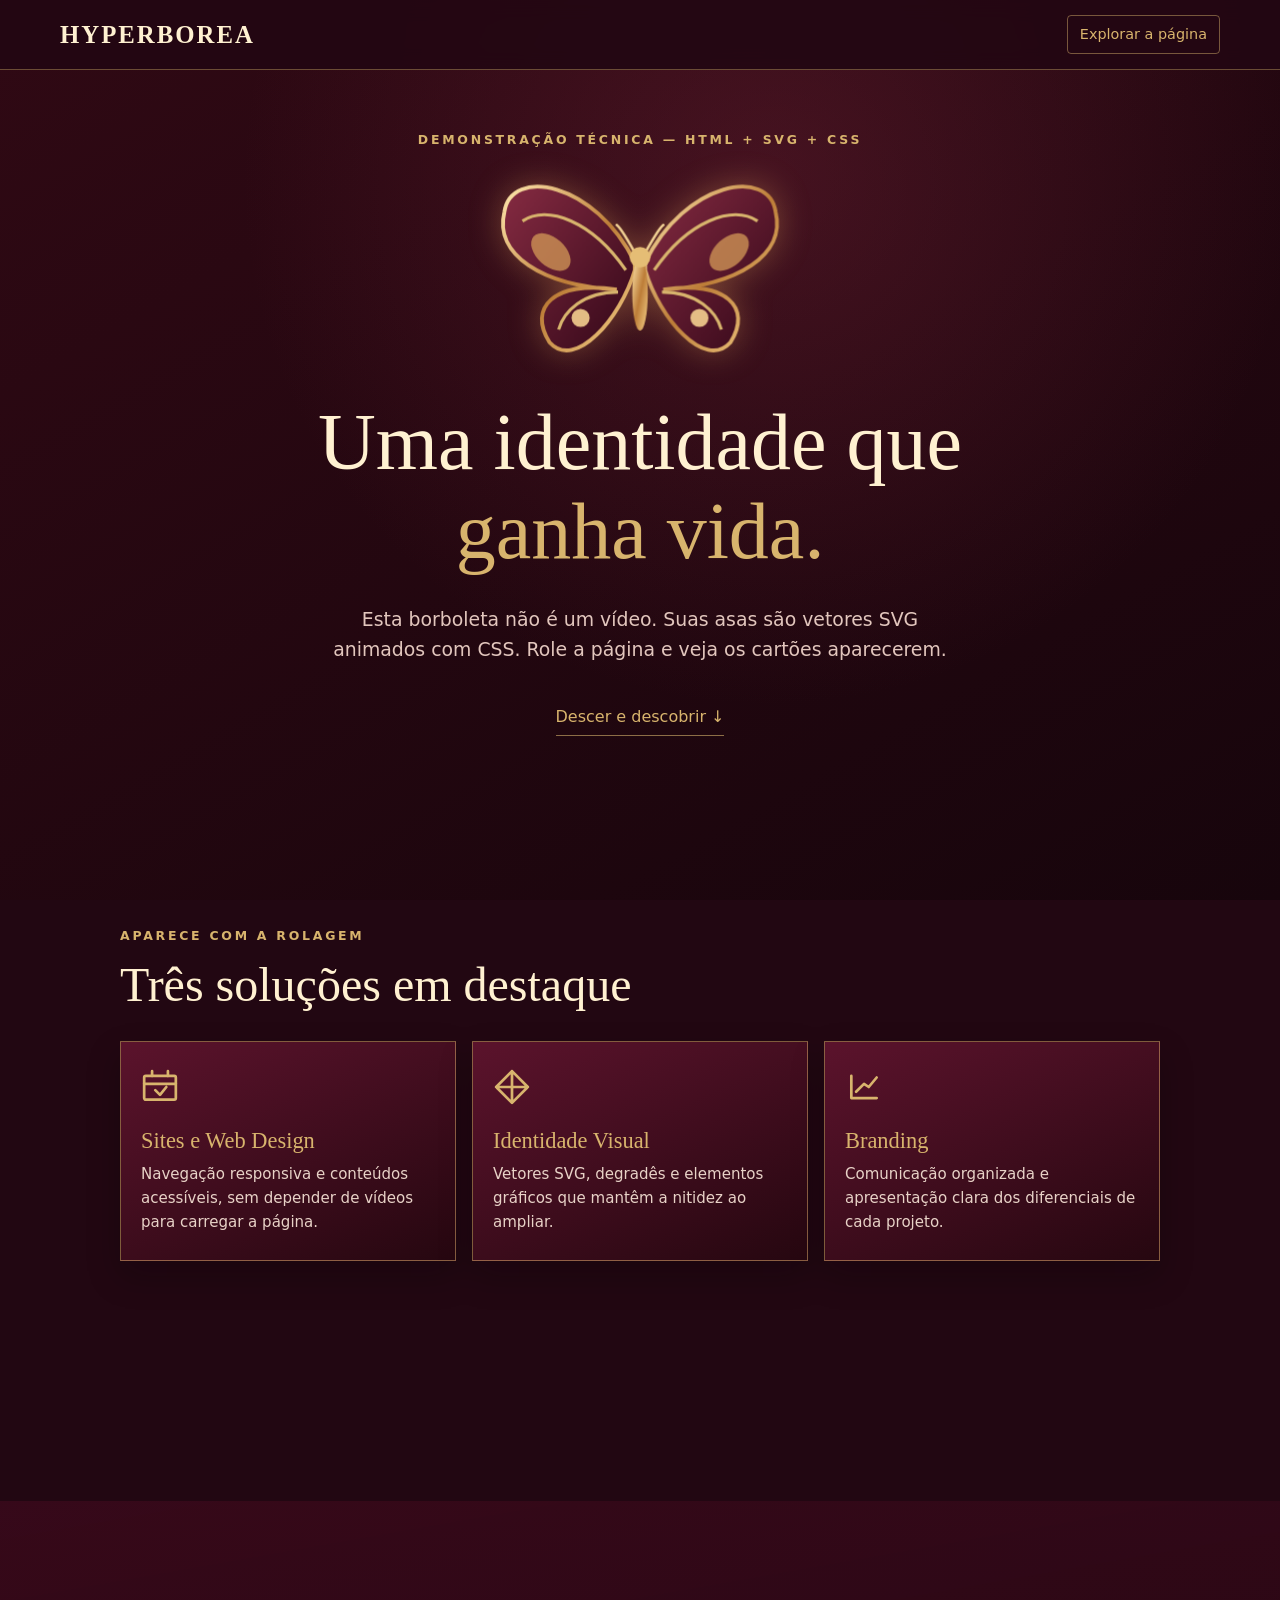
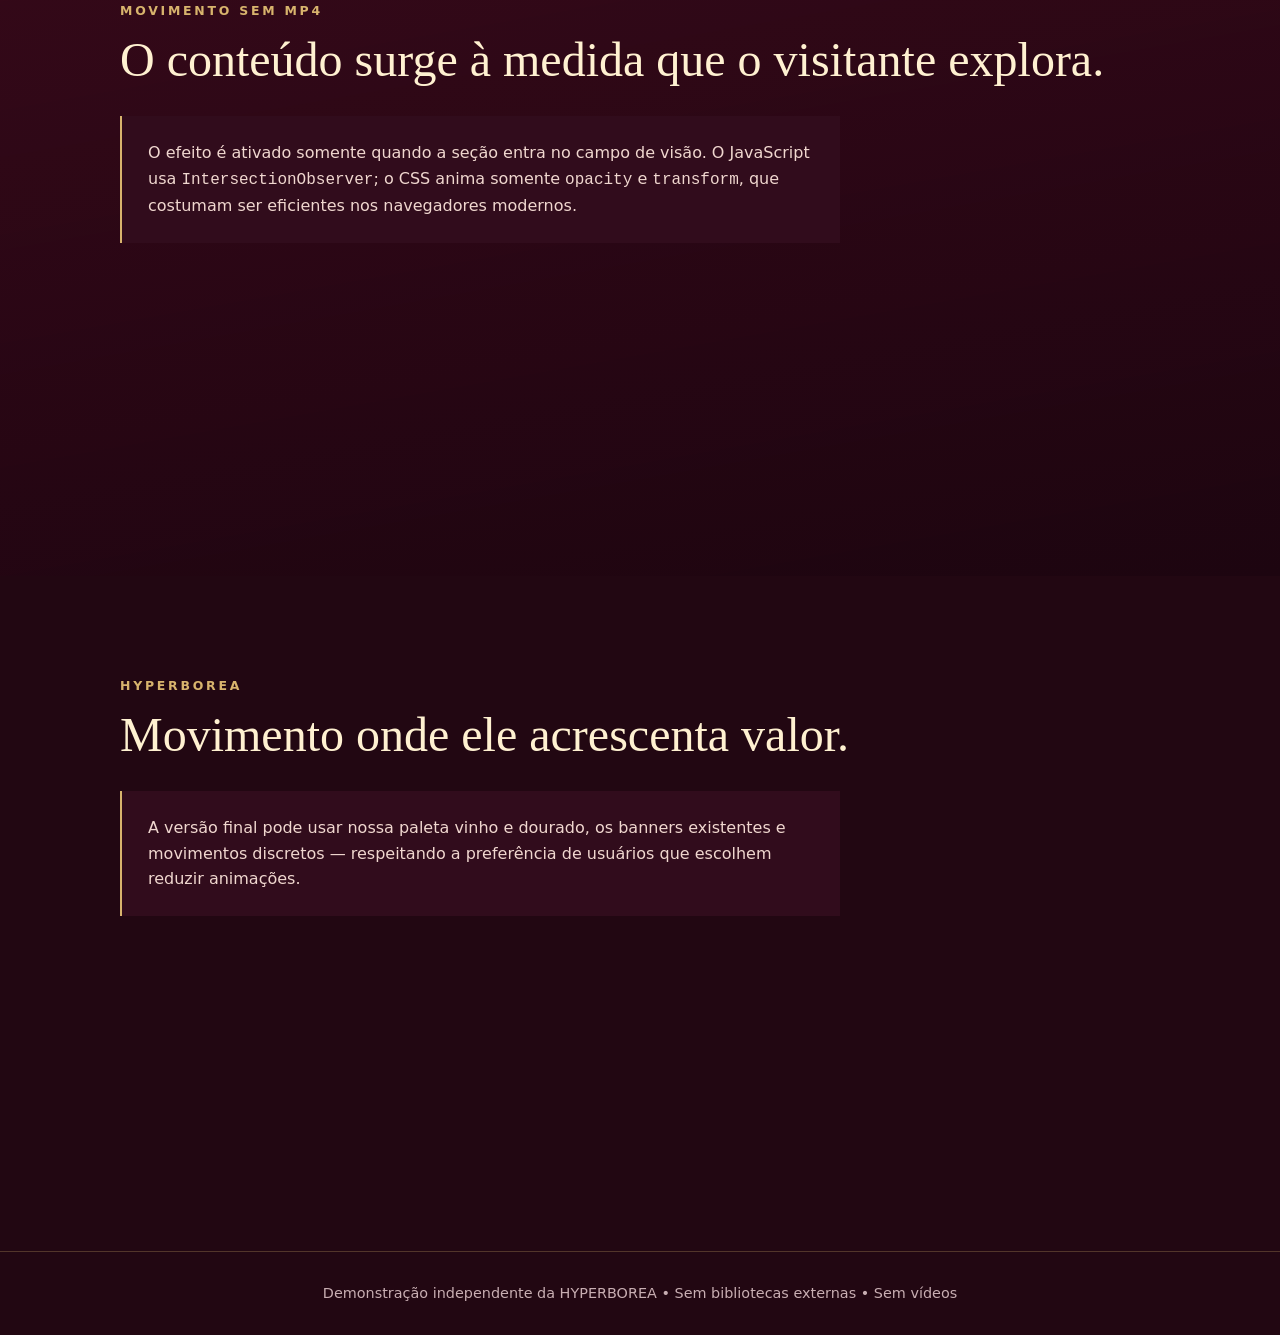
<file: demo_hyperborea_borboleta_scroll.html>
<!doctype html>
<html lang="pt-BR">
<head>
<meta charset="utf-8">
<meta name="viewport" content="width=device-width,initial-scale=1">
<meta name="theme-color" content="#210713">
<title>HYPERBOREA — Demonstração de animações leves</title>
<style>
:root{color-scheme:dark;--vinho:#220712;--vinho2:#500e24;--ouro:#d8b46d;--claro:#fff1d1;--texto:#f4e5d8}
*{box-sizing:border-box}html{scroll-behavior:smooth}body{margin:0;background:var(--vinho);font:16px/1.6 system-ui,Arial,sans-serif;color:var(--texto)}
body::before{content:"";position:fixed;inset:0;z-index:-1;background:radial-gradient(circle at 60% 20%,#8a2b4250,transparent 50%),linear-gradient(150deg,#300914,#17050c);pointer-events:none}
header{position:sticky;top:0;z-index:10;display:flex;justify-content:space-between;align-items:center;gap:15px;padding:15px clamp(18px,5vw,60px);background:#230713ec;border-bottom:1px solid #d8b46d66;backdrop-filter:blur(10px)}
.brand{font:700 clamp(1.1rem,3vw,1.55rem) Georgia,serif;letter-spacing:.08em;color:var(--claro)}
header a{color:var(--ouro);text-decoration:none;border:1px solid #d8b46d77;padding:7px 12px;border-radius:4px;font-size:.9rem}
.hero{min-height:82svh;display:grid;align-content:center;justify-items:center;text-align:center;padding:60px 20px 90px;position:relative}
.kicker{text-transform:uppercase;color:var(--ouro);letter-spacing:.22em;font-size:.78rem;font-weight:700}
h1{font:normal clamp(2.3rem,7vw,5rem)/1.12 Georgia,serif;max-width:850px;margin:15px auto;color:var(--claro)}
h1 em{color:var(--ouro);font-style:normal}.lede{max-width:640px;font-size:clamp(1rem,2.2vw,1.18rem);color:#e2c6bd;margin:12px auto 22px}
.butterfly{width:min(310px,65vw);height:auto;display:block;overflow:visible;filter:drop-shadow(0 0 16px #f4b36350);animation:float 4.5s ease-in-out infinite}
.wingL,.wingR{transform-box:view-box;transform-origin:120px 95px;will-change:transform}
.wingL{animation:flapL 1.9s ease-in-out infinite}.wingR{animation:flapR 1.9s ease-in-out infinite}
@keyframes flapL{0%,100%{transform:scaleX(1)}42%{transform:scaleX(.27)}68%{transform:scaleX(.84)}}
@keyframes flapR{0%,100%{transform:scaleX(1)}42%{transform:scaleX(.27)}68%{transform:scaleX(.84)}}
@keyframes float{0%,100%{transform:translateY(0)}50%{transform:translateY(-13px)}}
.scrollcue{display:inline-flex;gap:7px;align-items:center;margin-top:18px;color:var(--ouro);text-decoration:none;border-bottom:1px solid #d8b46d99;padding-bottom:5px}
section.block{padding:100px max(20px,calc((100vw - 1040px)/2));min-height:75vh}
section.block:nth-of-type(even){background:linear-gradient(170deg,#3d0a1cc5,#1d0510)}
section.block h2{font:normal clamp(1.75rem,5vw,3rem) Georgia,serif;color:var(--claro);margin:10px 0 28px;line-height:1.2}
.grid{display:grid;grid-template-columns:repeat(3,minmax(0,1fr));gap:16px}
.card{background:linear-gradient(155deg,#5b132c,#260710);border:1px solid #caa66187;padding:26px 20px;min-height:208px;box-shadow:0 15px 30px #08010640}
.card svg{width:38px;height:38px;stroke:var(--ouro);fill:none;stroke-width:1.7;stroke-linecap:round;stroke-linejoin:round}
.card h3{font:normal 1.4rem Georgia,serif;color:var(--ouro);margin:14px 0 8px}.card p{margin:0;color:#e8d2c7;font-size:.94rem}
.details{max-width:720px;padding:24px 26px;border-left:2px solid var(--ouro);background:#310c1c}.details p{margin:0;color:#f0d7cf}
.reveal{opacity:0;transform:translateY(36px);transition:opacity .7s ease,transform .7s cubic-bezier(.18,.75,.3,1)}.reveal.visible{opacity:1;transform:translateY(0)}
footer{padding:30px 20px;text-align:center;border-top:1px solid #d8b46d44;color:#c8aeb2;font-size:.9rem}
@media(max-width:700px){.grid{grid-template-columns:1fr}.hero{min-height:76svh}section.block{padding:72px 22px;min-height:unset}.card{min-height:unset}header a{font-size:.8rem}}
@media(prefers-reduced-motion:reduce){html{scroll-behavior:auto}.butterfly,.wingL,.wingR{animation:none;filter:none}.reveal{opacity:1;transform:none;transition:none}}
</style>
</head>
<body>
<header><span class="brand">HYPERBOREA</span><a href="#servicos">Explorar a página</a></header>
<main>
<div class="hero">
  <div class="kicker">Demonstração técnica — HTML + SVG + CSS</div>
  <svg class="butterfly" viewBox="0 0 240 180" role="img" aria-label="Borboleta dourada com asas animadas">
    <defs>
      <linearGradient id="gold" x1="0" y1="0" x2="1" y2="1"><stop stop-color="#ffe8ae"/><stop offset=".52" stop-color="#bd7d38"/><stop offset="1" stop-color="#f7d38c"/></linearGradient>
      <linearGradient id="wine" x1="0" y1="0" x2="1" y2="1"><stop stop-color="#862b42"/><stop offset="1" stop-color="#320718"/></linearGradient>
    </defs>
    <g class="wingL">
      <path d="M116 87 C85 24 20 13 15 48 C7 81 44 105 102 108 C53 101 33 122 50 149 C70 171 105 130 116 93Z" fill="url(#wine)" stroke="url(#gold)" stroke-width="3"/>
      <path d="M109 93 C83 55 48 42 29 55 M103 110 C76 110 61 125 57 139" fill="none" stroke="#d8b46d" stroke-width="2.4"/>
      <ellipse cx="51" cy="79" rx="11" ry="18" fill="#d49a57" opacity=".75" transform="rotate(-48 51 79)"/>
      <circle cx="74" cy="130" r="7" fill="#f4cf8f" opacity=".9"/>
    </g>
    <g class="wingR">
      <path d="M124 87 C155 24 220 13 225 48 C233 81 196 105 138 108 C187 101 207 122 190 149 C170 171 135 130 124 93Z" fill="url(#wine)" stroke="url(#gold)" stroke-width="3"/>
      <path d="M131 93 C157 55 192 42 211 55 M137 110 C164 110 179 125 183 139" fill="none" stroke="#d8b46d" stroke-width="2.4"/>
      <ellipse cx="189" cy="79" rx="11" ry="18" fill="#d49a57" opacity=".75" transform="rotate(48 189 79)"/>
      <circle cx="166" cy="130" r="7" fill="#f4cf8f" opacity=".9"/>
    </g>
    <path d="M119 85 Q106 61 102 58 M121 85 Q134 61 138 58" fill="none" stroke="#f1d194" stroke-width="2" stroke-linecap="round"/>
    <ellipse cx="120" cy="111" rx="6" ry="29" fill="url(#gold)"/><circle cx="120" cy="83" r="8" fill="#e5bd75"/>
  </svg>
  <h1>Uma identidade que <em>ganha vida.</em></h1>
  <p class="lede">Esta borboleta não é um vídeo. Suas asas são vetores SVG animados com CSS. Role a página e veja os cartões aparecerem.</p>
  <a class="scrollcue" href="#servicos">Descer e descobrir ↓</a>
</div>
<section class="block" id="servicos">
 <div class="reveal"><div class="kicker">Aparece com a rolagem</div><h2>Três soluções em destaque</h2></div>
 <div class="grid">
  <article class="card reveal"><svg viewBox="0 0 24 24" aria-hidden="true"><rect x="2" y="5" width="20" height="15" rx="1"/><path d="M7 5V2M17 5V2M2 10h20M9 14l3 3 4-5"/></svg><h3>Sites e Web Design</h3><p>Navegação responsiva e conteúdos acessíveis, sem depender de vídeos para carregar a página.</p></article>
  <article class="card reveal"><svg viewBox="0 0 24 24" aria-hidden="true"><path d="m12 2 10 10-10 10L2 12Z M12 2v20M2 12h20"/></svg><h3>Identidade Visual</h3><p>Vetores SVG, degradês e elementos gráficos que mantêm a nitidez ao ampliar.</p></article>
  <article class="card reveal"><svg viewBox="0 0 24 24" aria-hidden="true"><path d="M4 19V5M4 19h16M7 15l5-5 3 2 5-6"/></svg><h3>Branding</h3><p>Comunicação organizada e apresentação clara dos diferenciais de cada projeto.</p></article>
 </div>
</section>
<section class="block"><div class="reveal"><div class="kicker">Movimento sem MP4</div><h2>O conteúdo surge à medida que o visitante explora.</h2></div><div class="details reveal"><p>O efeito é ativado somente quando a seção entra no campo de visão. O JavaScript usa <code>IntersectionObserver</code>; o CSS anima somente <code>opacity</code> e <code>transform</code>, que costumam ser eficientes nos navegadores modernos.</p></div></section>
<section class="block"><div class="reveal"><div class="kicker">HYPERBOREA</div><h2>Movimento onde ele acrescenta valor.</h2></div><div class="details reveal"><p>A versão final pode usar nossa paleta vinho e dourado, os banners existentes e movimentos discretos — respeitando a preferência de usuários que escolhem reduzir animações.</p></div></section>
</main>
<footer>Demonstração independente da HYPERBOREA • Sem bibliotecas externas • Sem vídeos</footer>
<script>
const blocks = document.querySelectorAll('.reveal');
if ('IntersectionObserver' in window) {
 const observer = new IntersectionObserver((entries, obs) => {
   for (const e of entries) if (e.isIntersecting) { e.target.classList.add('visible'); obs.unobserve(e.target); }
 }, { threshold:.13, rootMargin:'0px 0px -20px 0px' });
 blocks.forEach(el=>observer.observe(el));
} else blocks.forEach(el=>el.classList.add('visible'));
</script>
</body>
</html>
</file>
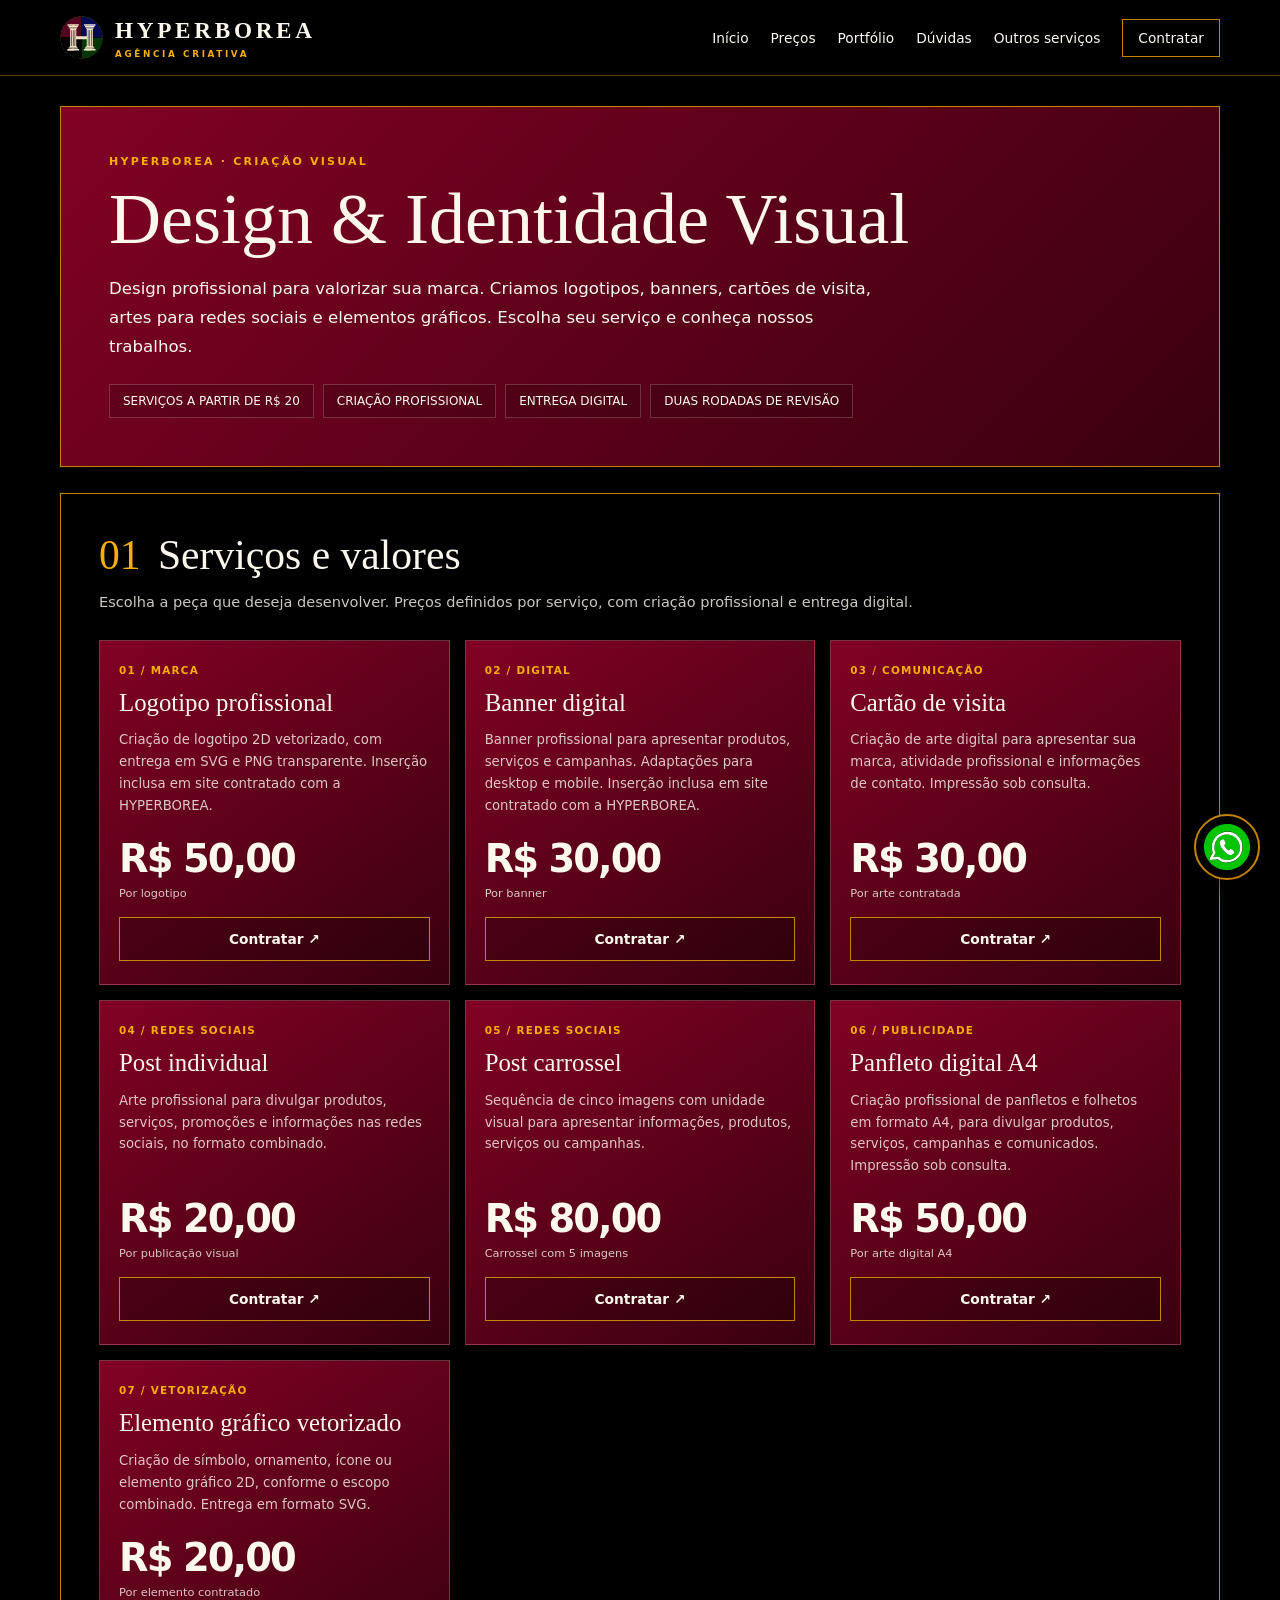
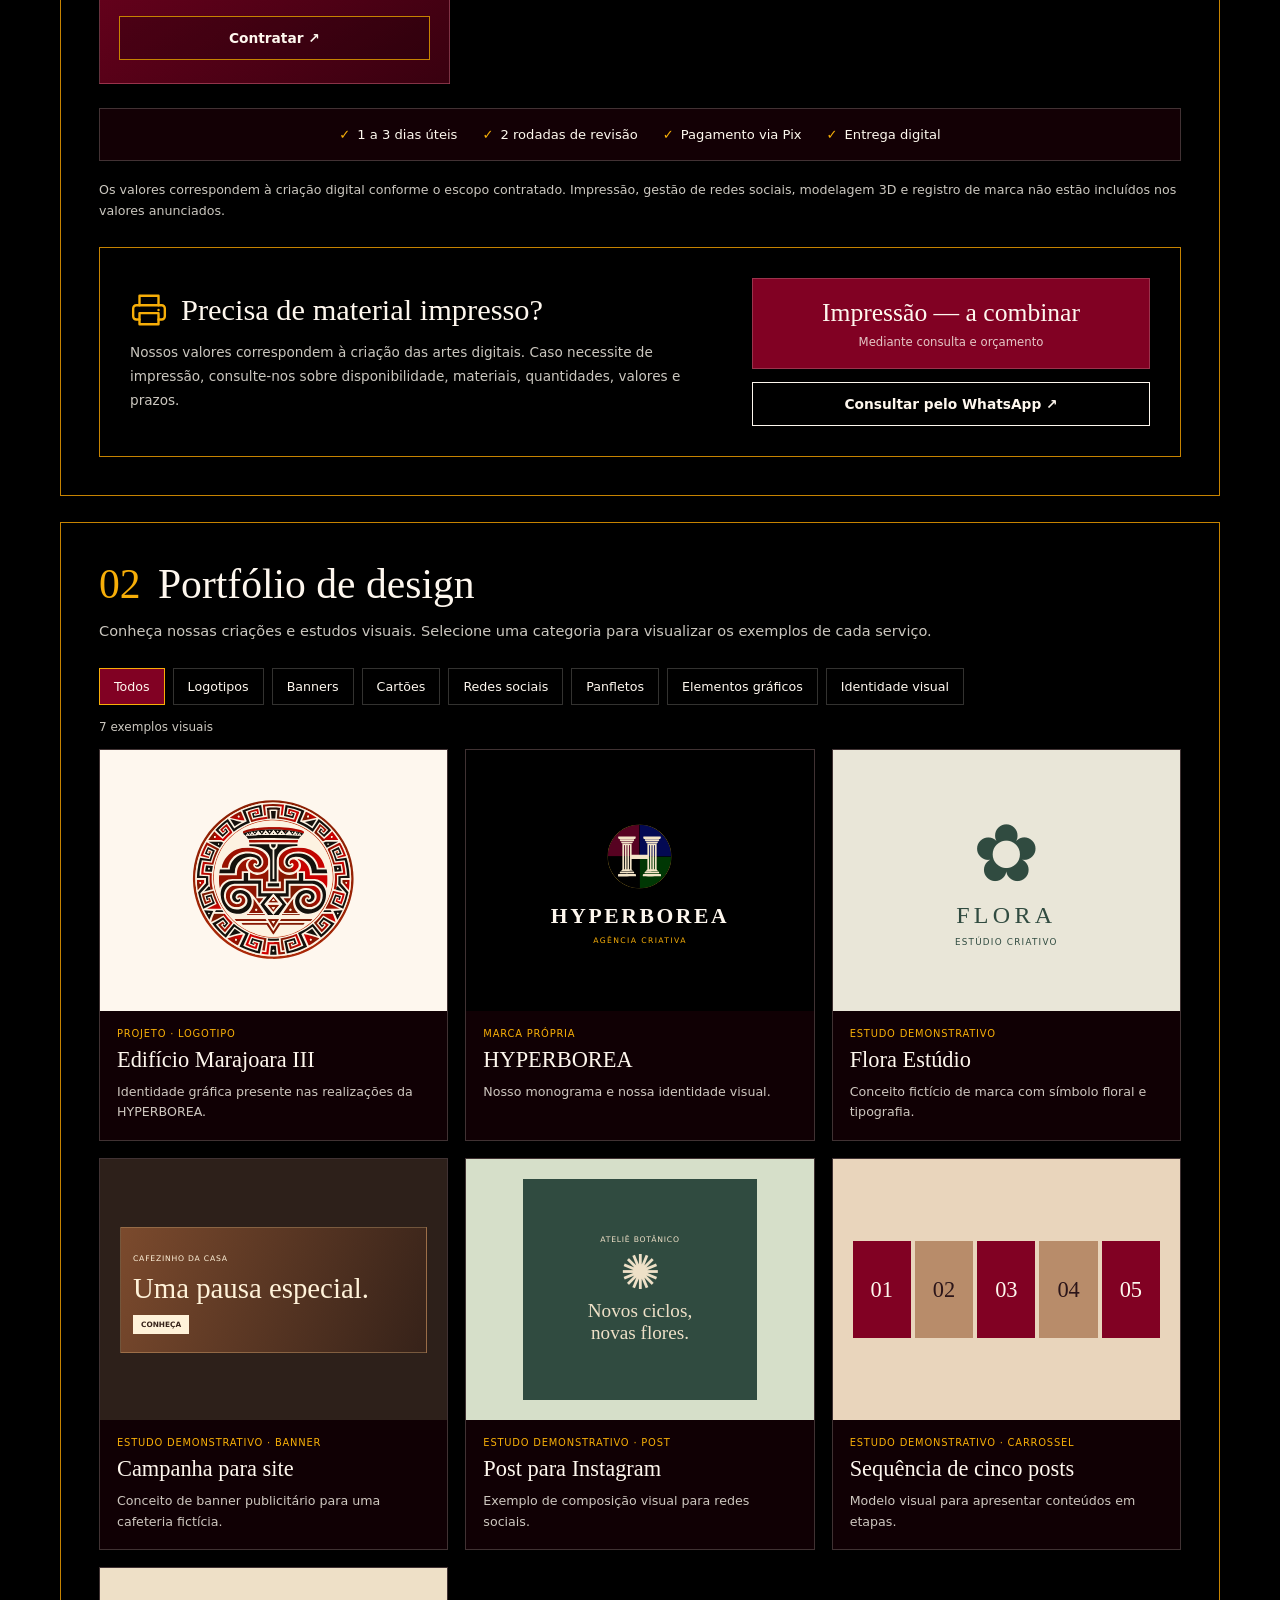
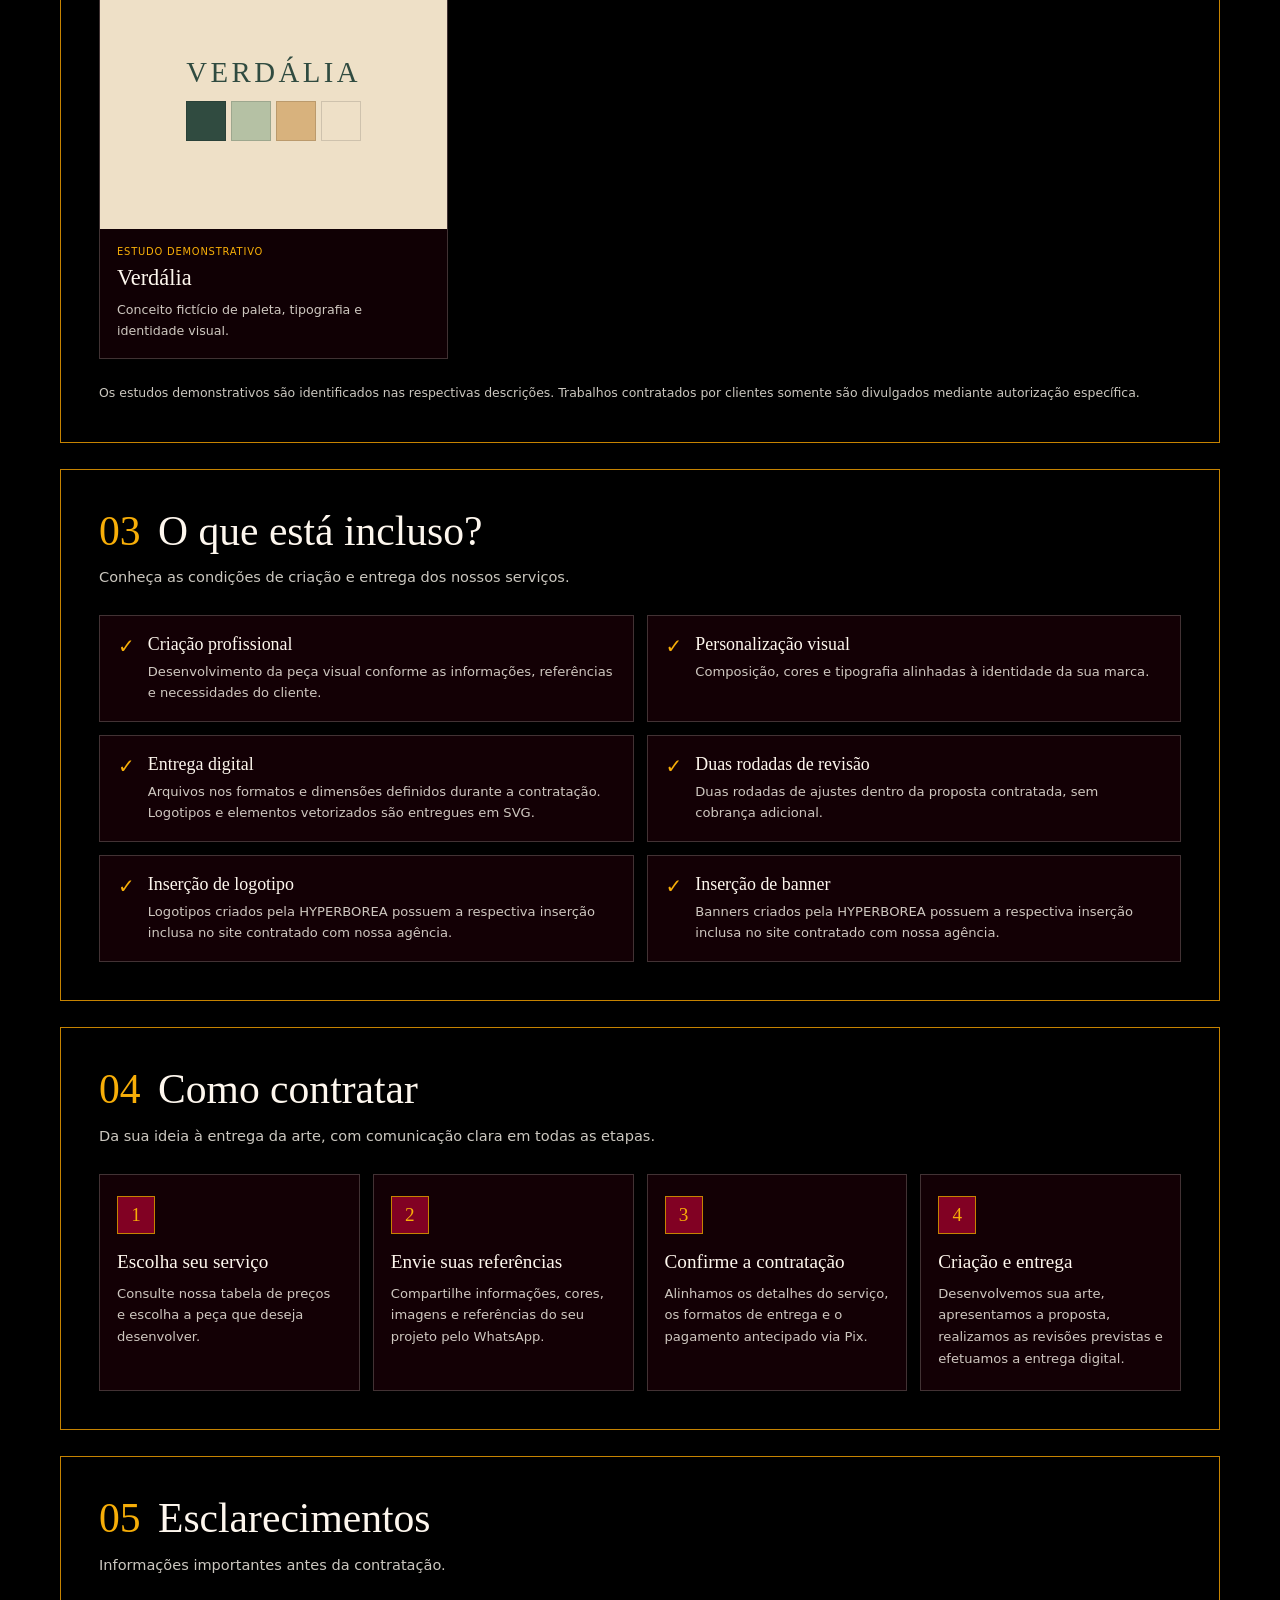
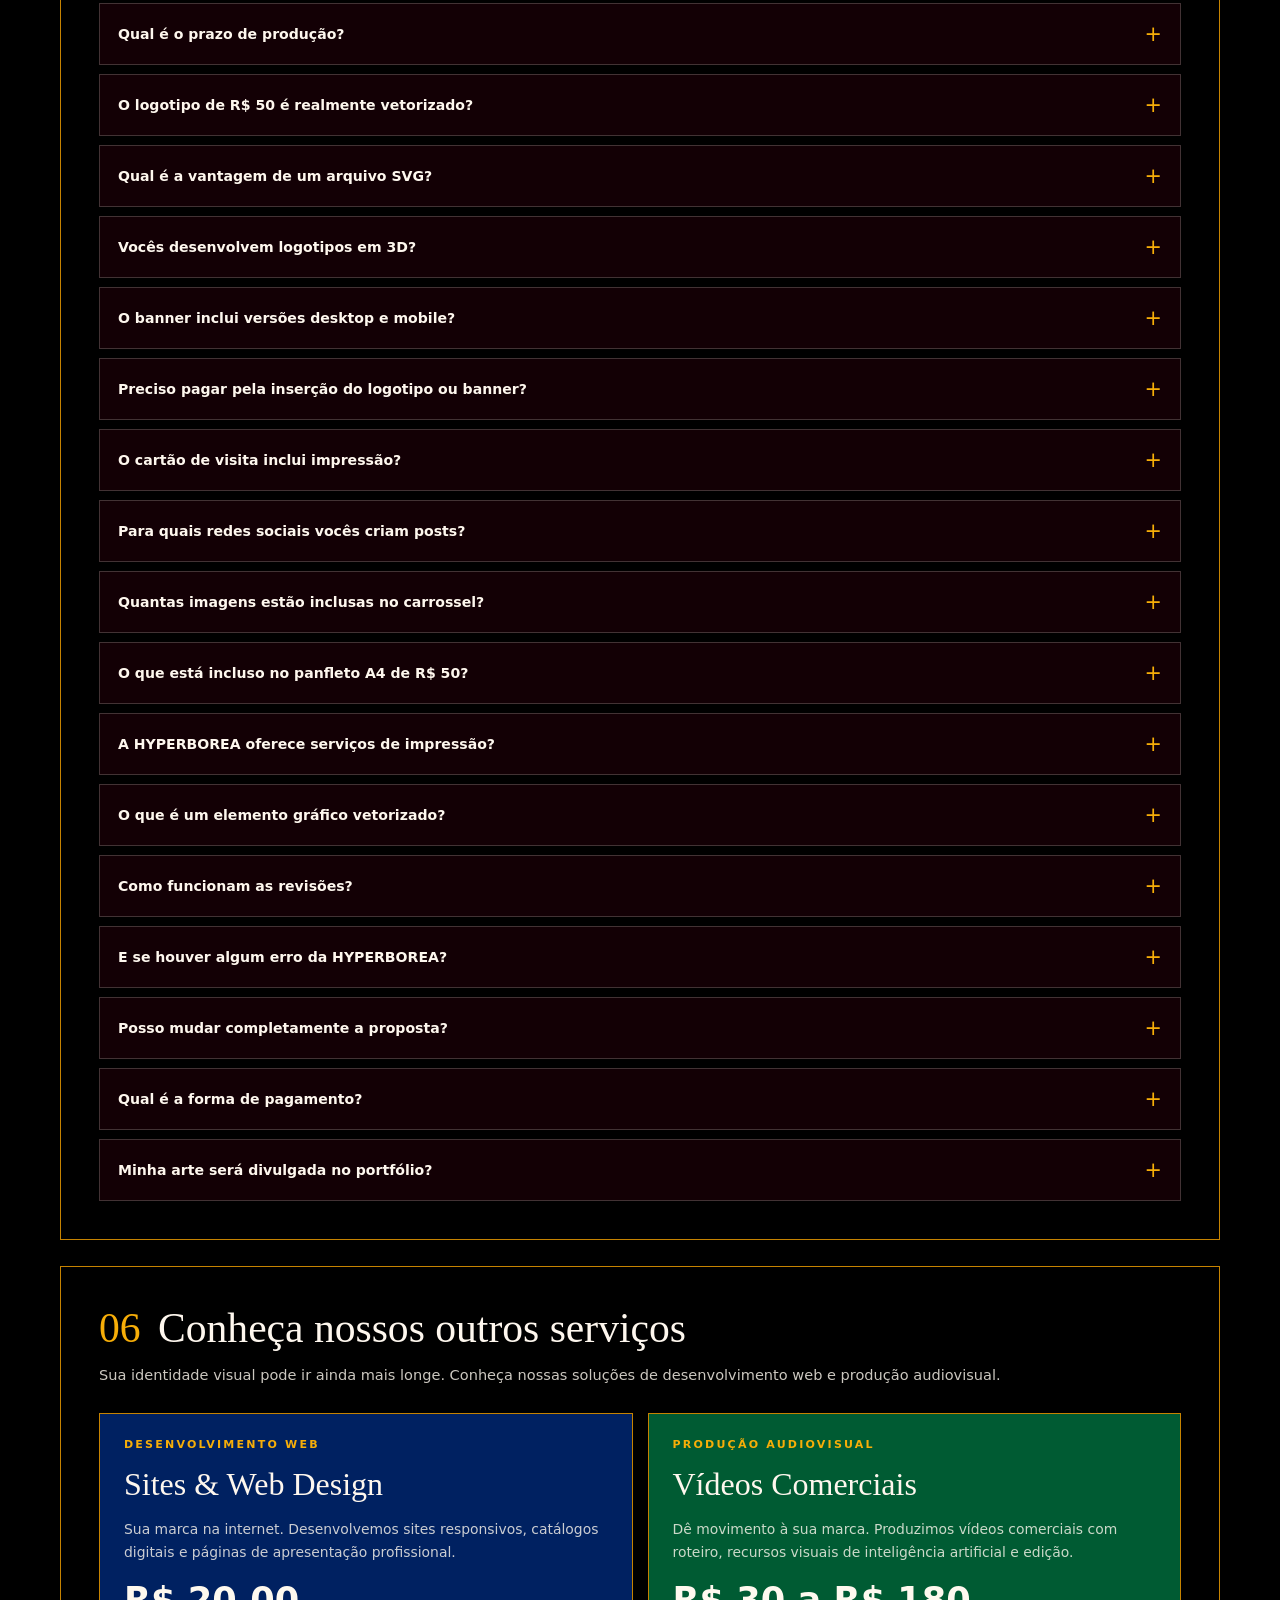
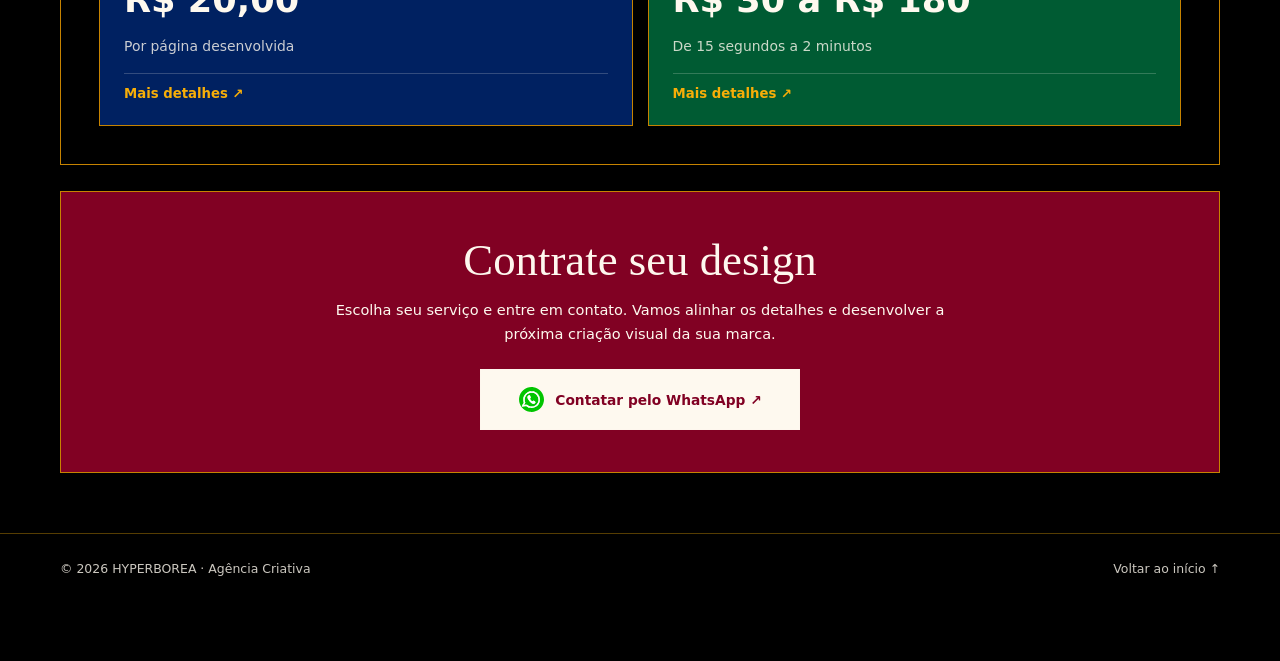
<file: design.html>
<!doctype html>
<html lang="pt-BR">
<head>
  <meta charset="utf-8">
  <meta name="viewport" content="width=device-width, initial-scale=1">
  <meta name="theme-color" content="#000000">
  <meta name="robots" content="noindex, nofollow">

  <meta name="description" content="Design e Identidade Visual HYPERBOREA. Logotipos vetorizados, banners, cartões de visita, posts, carrosséis, panfletos A4 e elementos gráficos. Serviços a partir de R$ 20,00. Impressão sob consulta.">

  <title>Design &amp; Identidade Visual | HYPERBOREA</title>

  <link rel="icon"
        href="/assets/img/monograma-h.svg"
        type="image/svg+xml">

  <style>

    /* ========================================
       HYPERBOREA — IDENTIDADE CROMÁTICA
       ======================================== */

    :root {
      --vinho:#810123;
      --azul-boreal:#002161;
      --verde:#005B33;
      --preto:#000000;
      --branco-polar:#FEF9EF;
      --marfim:#FEF7EE;
      --dourado-solar:#F7AE08;
      --dourado-radar:#C68301;
      --texto:var(--branco-polar);
      --suave:rgba(254,249,239,.80);
      --linha:rgba(254,249,239,.20);
      --linha-solar:rgba(247,174,8,.35);
    }

    /* CONFIGURAÇÕES GERAIS */

    *,*::before,*::after {
      box-sizing:border-box;
    }

    html {
      scroll-behavior:smooth;
      scroll-padding-top:95px;
    }

    body {
      margin:0;
      background:var(--preto);
      color:var(--texto);
      font-family:system-ui,-apple-system,"Segoe UI",sans-serif;
    }

    img {
      display:block;
      max-width:100%;
    }

    a {
      color:inherit;
      text-decoration:none;
    }

    button,summary {
      cursor:pointer;
    }

    button {
      font:inherit;
    }

    [hidden] {
      display:none!important;
    }

    h1,h2,h3,h4,p {
      margin:0;
    }

    h1,h2,h3,h4 {
      font-family:Georgia,"Times New Roman",serif;
      font-weight:500;
      color:var(--marfim);
    }

    a:focus-visible,
    button:focus-visible,
    summary:focus-visible {
      outline:2px solid var(--dourado-solar);
      outline-offset:4px;
    }

    .container {
      width:min(1160px,calc(100% - 40px));
      margin-inline:auto;
    }

    .gold {
      color:var(--dourado-solar);
    }

    .eyebrow {
      color:var(--dourado-solar);
      font-size:.69rem;
      font-weight:750;
      letter-spacing:.20em;
      text-transform:uppercase;
    }

    .skip {
      position:absolute;
      top:-100px;
      left:15px;
      z-index:100;
      padding:12px;
      background:var(--marfim);
      color:var(--preto);
    }

    .skip:focus {
      top:10px;
    }

    /* ========================================
       CABEÇALHO
       ======================================== */

    .site-header {
      position:sticky;
      top:0;
      z-index:30;
      background:rgba(0,0,0,.95);
      backdrop-filter:blur(12px);
      border-bottom:1px solid var(--linha-solar);
    }

    .nav-row {
      min-height:75px;
      display:flex;
      align-items:center;
      justify-content:space-between;
      gap:20px;
    }

    .brand {
      display:inline-flex;
      align-items:center;
      gap:12px;
      color:var(--marfim);
    }

    .brand img {
      width:43px;
      height:48px;
      object-fit:contain;
    }

    .brand strong {
      display:block;
      font:600 clamp(.99rem,2vw,1.45rem) Georgia,serif;
      letter-spacing:.16em;
    }

    .brand small {
      display:block;
      margin-top:5px;
      color:var(--dourado-solar);
      font-size:.55rem;
      font-weight:600;
      letter-spacing:.30em;
    }

    .nav-links {
      display:flex;
      align-items:center;
      gap:22px;
      font-size:.86rem;
    }

    .nav-links a:hover {
      color:var(--dourado-solar);
    }

    .nav-cta {
      padding:10px 15px;
      border:1px solid var(--dourado-radar);
    }

    /* MENU MOBILE */

    .mobile-menu {
      display:none;
      position:relative;
    }

    .mobile-menu summary {
      list-style:none;
      padding:10px 13px;
      border:1px solid var(--marfim);
      color:var(--marfim);
      font-size:.85rem;
      font-weight:700;
    }

    .mobile-menu summary::-webkit-details-marker {
      display:none;
    }

    .mobile-menu nav {
      position:absolute;
      right:0;
      top:calc(100% + 12px);
      min-width:205px;
      display:grid;
      gap:8px;
      padding:12px;
      background:var(--preto);
      border:1px solid var(--dourado-radar);
      box-shadow:0 18px 40px #000A;
    }

    .mobile-menu nav a {
      padding:12px;
      border:1px solid var(--linha);
      text-align:center;
      white-space:nowrap;
      font-size:.85rem;
    }

    .mobile-menu nav a:hover {
      background:var(--vinho);
      border-color:var(--dourado-solar);
    }

    /* ========================================
       CONTAINERS COMERCIAIS
       ======================================== */

    .page-content {
      display:grid;
      gap:26px;
      padding-top:30px;
      padding-bottom:60px;
    }

    .content-panel {
      min-width:0;
      padding:clamp(20px,4vw,38px);
      background:var(--preto);
      border:1px solid var(--dourado-radar);
    }

    .panel-heading {
      margin-bottom:25px;
    }

    .panel-heading h2 {
      font-size:clamp(1.65rem,3.5vw,2.6rem);
      line-height:1.15;
      margin-bottom:10px;
    }

    .panel-heading p {
      color:var(--suave);
      font-size:.91rem;
      line-height:1.7;
    }

    .section-number {
      color:var(--dourado-solar);
      margin-right:7px;
    }

    /* ========================================
       ABERTURA COMERCIAL
       ======================================== */

    .hero {
      padding:clamp(26px,5vw,48px);
      background:linear-gradient(
        135deg,var(--vinho),#81012370
      );
      border:1px solid var(--dourado-radar);
    }

    .hero h1 {
      font-size:clamp(2.5rem,6vw,4.5rem);
      line-height:1.05;
      margin:14px 0 16px;
    }

    .hero .lead {
      max-width:790px;
      font-size:clamp(.91rem,1.3vw,1.05rem);
      line-height:1.75;
      color:var(--branco-polar);
    }

    .hero-info {
      display:flex;
      flex-wrap:wrap;
      gap:9px;
      margin-top:23px;
    }

    .hero-info span {
      padding:9px 13px;
      border:1px solid var(--linha);
      background:#00000025;
      font-size:.75rem;
    }

    /* BOTÕES */

    .btn {
      display:inline-flex;
      align-items:center;
      justify-content:center;
      gap:10px;
      padding:13px 19px;
      font-size:.86rem;
      font-weight:700;
      text-align:center;
      border:1px solid var(--marfim);
      transition:
        background .2s,
        border-color .2s,
        transform .2s;
    }

    .btn-primary {
      background:var(--branco-polar);
      color:var(--vinho);
    }

    .btn-primary:hover {
      background:var(--dourado-solar);
      color:var(--preto);
      border-color:var(--dourado-solar);
      transform:translateY(-2px);
    }

    .btn-outline {
      background:transparent;
      color:var(--marfim);
    }

    .btn-outline:hover {
      background:#FEF9EF12;
      border-color:var(--dourado-solar);
    }

    /* ========================================
       01 — SERVIÇOS E VALORES
       ======================================== */

    .service-grid {
      display:grid;
      grid-template-columns:repeat(3,minmax(0,1fr));
      gap:15px;
    }

    .service-card {
      min-width:0;
      display:flex;
      flex-direction:column;
      padding:23px 19px;
      background:linear-gradient(
        145deg,var(--vinho),#81012370
      );
      border:1px solid var(--linha);
      transition:
        transform .25s,
        border-color .25s;
    }

    .service-card:hover {
      transform:translateY(-3px);
      border-color:var(--dourado-solar);
    }

    .service-type {
      font-size:.65rem;
      font-weight:700;
      letter-spacing:.12em;
      color:var(--dourado-solar);
      margin-bottom:12px;
    }

    .service-card h3 {
      font-size:clamp(1.15rem,2.2vw,1.55rem);
      line-height:1.2;
      margin-bottom:12px;
    }

    .service-description {
      font-size:.83rem;
      color:var(--suave);
      line-height:1.65;
      margin-bottom:19px;
    }

    .service-price {
      font-size:clamp(1.6rem,3vw,2.4rem);
      font-weight:750;
      letter-spacing:-.05em;
      white-space:nowrap;
      margin-top:auto;
    }

    .service-unit {
      color:var(--suave);
      font-size:.71rem;
      margin-top:5px;
      margin-bottom:17px;
    }

    .service-card .btn {
      width:100%;
      background:#00000035;
      border-color:var(--dourado-radar);
    }

    .service-card .btn:hover {
      background:var(--branco-polar);
      color:var(--vinho);
      border-color:var(--branco-polar);
    }

    .pricing-summary {
      display:flex;
      justify-content:center;
      flex-wrap:wrap;
      gap:13px 25px;
      margin-top:24px;
      padding:18px 12px;
      background:#81012326;
      border:1px solid var(--linha);
      font-size:.82rem;
    }

    .pricing-summary span::before {
      content:"✓";
      color:var(--dourado-solar);
      margin-right:7px;
    }

    .pricing-note {
      margin-top:18px;
      color:var(--suave);
      font-size:.79rem;
      line-height:1.7;
    }

    /* ========================================
       IMPRESSÃO — A COMBINAR
       ======================================== */

    .print-panel {
      display:grid;
      grid-template-columns:minmax(0,1.5fr)
                            minmax(0,1fr);
      align-items:center;
      gap:25px;
      margin-top:25px;
      padding:clamp(20px,4vw,30px);
      background:var(--preto);
      border:1px solid var(--dourado-radar);
    }

    .print-copy {
      display:flex;
      flex-direction:column;
      gap:12px;
    }

    .print-heading {
      display:flex;
      align-items:center;
      gap:13px;
    }

    .print-icon {
      width:38px;
      height:38px;
      flex:none;
      color:var(--dourado-solar);
    }

    .print-heading h3 {
      font-size:clamp(1.3rem,3vw,1.9rem);
      line-height:1.2;
    }

    .print-copy p {
      font-size:.85rem;
      line-height:1.75;
      color:var(--suave);
    }

    .print-offer {
      display:grid;
      gap:13px;
      text-align:center;
    }

    .print-price {
      padding:19px 12px;
      background:var(--vinho);
      border:1px solid var(--linha);
    }

    .print-price strong {
      display:block;
      font:500 clamp(1.2rem,3vw,1.6rem)
            Georgia,serif;
      color:var(--marfim);
    }

    .print-price small {
      display:block;
      margin-top:7px;
      color:var(--suave);
      font-size:.73rem;
    }

    /* ========================================
       02 — PORTFÓLIO VISUAL
       ======================================== */

    .filters {
      display:flex;
      flex-wrap:wrap;
      gap:8px;
    }

    .filter {
      padding:10px 14px;
      color:var(--marfim);
      background:var(--preto);
      border:1px solid var(--linha);
      font-size:.79rem;
    }

    .filter[aria-pressed="true"] {
      background:var(--vinho);
      border-color:var(--dourado-solar);
    }

    .filter:hover {
      border-color:var(--dourado-solar);
    }

    .portfolio-count {
      color:var(--suave);
      font-size:.75rem;
      margin:15px 0;
    }

    .portfolio-grid {
      display:grid;
      grid-template-columns:repeat(3,minmax(0,1fr));
      gap:17px;
    }

    .work-card {
      min-width:0;
      display:flex;
      flex-direction:column;
      background:#81012320;
      border:1px solid var(--linha);
      transition:border-color .2s;
    }

    .work-card:hover {
      border-color:var(--dourado-radar);
    }

    .work-art {
      position:relative;
      display:flex;
      flex-direction:column;
      align-items:center;
      justify-content:center;
      aspect-ratio:4/3;
      padding:20px;
      overflow:hidden;
      background:var(--vinho);
      text-align:center;
    }

    .work-art img {
      max-width:75%;
      max-height:75%;
      object-fit:contain;
    }

    .work-caption {
      display:flex;
      flex-direction:column;
      flex:1;
      padding:17px;
    }

    .work-category {
      color:var(--dourado-solar);
      font-size:.62rem;
      letter-spacing:.08em;
      margin-bottom:8px;
    }

    .work-caption h3 {
      font-size:clamp(1.05rem,2vw,1.4rem);
      line-height:1.2;
      margin-bottom:8px;
    }

    .work-caption p {
      color:var(--suave);
      font-size:.79rem;
      line-height:1.65;
    }

    .portfolio-note {
      color:var(--suave);
      font-size:.78rem;
      line-height:1.7;
      margin-top:23px;
    }

    /* ========================================
       AMOSTRAS GRÁFICAS PROVISÓRIAS

       Substituir futuramente por arquivos
       SVG e WebP oficiais da HYPERBOREA.
       ======================================== */

    .art-marajoara {
      background:var(--marfim);
    }

    .art-hyperborea {
      background:var(--preto);
      gap:7px;
    }

    .art-hyperborea img {
      width:65px;
      height:80px;
    }

    .art-hyperborea strong {
      font-family:Georgia,serif;
      font-size:clamp(.8rem,2vw,1.35rem);
      letter-spacing:.12em;
      color:var(--marfim);
    }

    .art-hyperborea small {
      font-size:.48rem;
      letter-spacing:.18em;
      color:var(--dourado-solar);
    }

    .art-flora {
      background:#E9E6D8;
      color:#304B40;
      gap:8px;
    }

    .flora-symbol {
      font-size:clamp(3rem,7vw,5rem);
      line-height:1;
    }

    .art-flora strong {
      font:500 1.5rem Georgia,serif;
      letter-spacing:.18em;
    }

    .art-flora small {
      font-size:.55rem;
      letter-spacing:.14em;
    }

    .art-banner {
      background:#2D201A;
    }

    .banner-demo {
      width:100%;
      padding:18px 12px;
      background:linear-gradient(
        110deg,#7B4A2D,#362219
      );
      border:1px solid #E5B98255;
      text-align:left;
      color:#FFF2D9;
    }

    .banner-demo small {
      font-size:.48rem;
      letter-spacing:.10em;
    }

    .banner-demo strong {
      display:block;
      font:500 clamp(.85rem,2.5vw,1.8rem)
           Georgia,serif;
      margin:7px 0;
    }

    .banner-demo b {
      display:inline-block;
      padding:5px 8px;
      background:#FFF2D9;
      color:#362219;
      font-size:.46rem;
    }

    .art-post {
      background:#D6DFC9;
    }

    .post-demo {
      display:flex;
      flex-direction:column;
      justify-content:center;
      align-items:center;
      width:76%;
      aspect-ratio:1;
      padding:8px;
      background:#304B40;
      color:#EEE0C7;
    }

    .post-demo small {
      font-size:.48rem;
      letter-spacing:.10em;
    }

    .post-demo span {
      font-size:clamp(1.7rem,4vw,3rem);
    }

    .post-demo strong {
      font:500 clamp(.72rem,2vw,1.2rem)
           Georgia,serif;
    }

    .art-carousel {
      flex-direction:row;
      gap:4px;
      background:#E9D5BC;
    }

    .carousel-slide {
      display:flex;
      flex:1;
      flex-direction:column;
      justify-content:center;
      align-items:center;
      min-width:0;
      aspect-ratio:3/5;
      background:#810123;
      color:var(--marfim);
    }

    .carousel-slide:nth-child(even) {
      background:#B88C6A;
      color:#2B1519;
    }

    .carousel-slide strong {
      font:500 clamp(.7rem,2vw,1.4rem)
           Georgia,serif;
    }

    .art-identity {
      background:#EEE0C7;
      color:#304B40;
      gap:12px;
    }

    .art-identity strong {
      font:500 clamp(1rem,3vw,1.8rem)
           Georgia,serif;
      letter-spacing:.12em;
    }

    .identity-swatches {
      display:flex;
      gap:5px;
    }

    .identity-swatches span {
      width:clamp(18px,4vw,40px);
      height:clamp(18px,4vw,40px);
      border:1px solid #0002;
    }

    .art-placeholder {
      background:#81012330;
      color:var(--marfim);
      gap:12px;
    }

    .placeholder-symbol {
      font:500 clamp(2.2rem,5vw,4rem)
           Georgia,serif;
      color:var(--dourado-solar);
    }

    .placeholder-label {
      font-size:.60rem;
      letter-spacing:.10em;
    }

    /* ========================================
       03 — O QUE ESTÁ INCLUSO?
       ======================================== */

    .included-grid {
      display:grid;
      grid-template-columns:repeat(2,minmax(0,1fr));
      gap:13px;
    }

    .included-item {
      display:flex;
      align-items:flex-start;
      gap:13px;
      padding:18px;
      background:#81012326;
      border:1px solid var(--linha);
    }

    .included-check {
      color:var(--dourado-solar);
      font-size:1.25rem;
      font-weight:700;
    }

    .included-item h3 {
      font-size:1.12rem;
      margin-bottom:6px;
    }

    .included-item p {
      color:var(--suave);
      font-size:.82rem;
      line-height:1.6;
    }

    /* ========================================
       04 — COMO CONTRATAR
       ======================================== */

    .steps {
      display:grid;
      grid-template-columns:repeat(4,minmax(0,1fr));
      gap:13px;
    }

    .step {
      padding:21px 17px;
      background:#81012326;
      border:1px solid var(--linha);
    }

    .step-number {
      display:grid;
      place-items:center;
      width:38px;
      height:38px;
      background:var(--vinho);
      border:1px solid var(--dourado-radar);
      color:var(--dourado-solar);
      font:500 1.2rem Georgia,serif;
      margin-bottom:17px;
    }

    .step h3 {
      font-size:1.2rem;
      margin-bottom:10px;
    }

    .step p {
      color:var(--suave);
      font-size:.82rem;
      line-height:1.65;
    }

    /* ========================================
       05 — ESCLARECIMENTOS
       ======================================== */

    .faq-list {
      display:grid;
      gap:9px;
    }

    .faq-list details {
      background:#81012326;
      border:1px solid var(--linha);
    }

    .faq-list summary {
      display:flex;
      align-items:center;
      justify-content:space-between;
      gap:16px;
      padding:18px;
      list-style:none;
      color:var(--marfim);
      font-size:.88rem;
      font-weight:650;
    }

    .faq-list summary::-webkit-details-marker {
      display:none;
    }

    .faq-list summary::after {
      content:"+";
      color:var(--dourado-solar);
      font-size:1.3rem;
      font-weight:400;
      flex:none;
    }

    .faq-list details[open] {
      border-color:var(--dourado-radar);
    }

    .faq-list details[open] summary::after {
      content:"−";
    }

    .faq-list details p {
      padding:0 18px 20px;
      color:var(--suave);
      font-size:.85rem;
      line-height:1.8;
    }

    /* ========================================
       06 — OUTROS DEPARTAMENTOS
       ======================================== */

    .departments-grid {
      display:grid;
      grid-template-columns:repeat(2,minmax(0,1fr));
      gap:15px;
    }

    .department-card {
      display:flex;
      flex-direction:column;
      gap:15px;
      min-width:0;
      padding:24px;
      border:1px solid var(--dourado-radar);
      transition:
        transform .25s,
        border-color .25s;
    }

    .department-card:hover {
      transform:translateY(-3px);
      border-color:var(--dourado-solar);
    }

    .department-sites {
      background:var(--azul-boreal);
    }

    .department-videos {
      background:var(--verde);
    }

    .department-card h3 {
      font-size:clamp(1.4rem,3vw,2rem);
    }

    .department-card p {
      font-size:.87rem;
      line-height:1.65;
      color:var(--suave);
    }

    .department-price {
      font-size:clamp(1.5rem,3vw,2.2rem);
      font-weight:750;
      margin-top:auto;
    }

    .department-details {
      font-size:.83rem;
      color:var(--dourado-solar);
      font-weight:700;
      padding-top:12px;
      border-top:1px solid var(--linha);
    }

    /* ========================================
       CONTRATAÇÃO FINAL
       ======================================== */

    .contact-panel {
      padding:clamp(28px,5vw,42px);
      background:var(--vinho);
      border:1px solid var(--dourado-radar);
      text-align:center;
    }

    .contact-panel h2 {
      font-size:clamp(1.65rem,4vw,2.8rem);
      margin-bottom:12px;
    }

    .contact-panel p {
      color:var(--branco-polar);
      font-size:.91rem;
      line-height:1.7;
      max-width:620px;
      margin:0 auto 22px;
    }

    .contact-panel .btn {
      min-width:min(100%,320px);
      padding:16px 25px;
    }

    .contact-panel .btn img {
      width:27px;
      height:27px;
      object-fit:contain;
    }

    /* RODAPÉ */

    footer {
      border-top:1px solid var(--linha-solar);
      background:var(--preto);
      padding:27px 0 85px;
    }

    .footer-row {
      display:flex;
      justify-content:space-between;
      align-items:center;
      flex-wrap:wrap;
      gap:15px;
      color:var(--suave);
      font-size:.78rem;
    }

    .footer-row a:hover {
      color:var(--dourado-solar);
    }

    /* WHATSAPP FLUTUANTE */

    .whatsapp {
      position:fixed;
      z-index:40;
      right:calc(
        20px + env(safe-area-inset-right,0px)
      );
      bottom:calc(
        20px + env(safe-area-inset-bottom,0px)
      );
      width:66px;
      height:66px;
      padding:6px;
      background:var(--preto);
      border:2px solid var(--dourado-radar);
      border-radius:50%;
      box-shadow:0 7px 24px #0008;
      transition:transform .2s;
    }

    .whatsapp:hover {
      transform:translateY(-3px);
    }

    .whatsapp img {
      width:100%;
      height:100%;
      object-fit:contain;
    }

    /* ========================================
       RESPONSIVIDADE — TABLET
       ======================================== */

    @media(max-width:850px) {

      .nav-links {
        display:none;
      }

      .mobile-menu {
        display:block;
      }

      .service-grid,
      .portfolio-grid,
      .steps {
        grid-template-columns:repeat(2,minmax(0,1fr));
      }

    }

    /* ========================================
       RESPONSIVIDADE — CELULAR
       ======================================== */

    @media(max-width:570px) {

      html {
        scroll-padding-top:80px;
      }

      .container {
        width:calc(100% - 28px);
      }

      .nav-row {
        min-height:66px;
        gap:10px;
      }

      .brand {
        gap:8px;
      }

      .brand img {
        width:35px;
        height:42px;
      }

      .brand strong {
        font-size:1.02rem;
        letter-spacing:.13em;
      }

      .brand small {
        font-size:.48rem;
      }

      .page-content {
        gap:18px;
        padding-top:18px;
      }

      .content-panel {
        padding:17px 13px;
      }

      .hero {
        padding:26px 19px;
      }

      .hero h1 {
        font-size:clamp(2rem,8vw,2.6rem);
      }

      .hero-info {
        gap:6px;
      }

      .hero-info span {
        font-size:.65rem;
        padding:7px 8px;
      }

      .service-grid,
      .portfolio-grid {
        gap:9px;
      }

      .service-card {
        padding:17px 11px 12px;
      }

      .service-type {
        font-size:.55rem;
        letter-spacing:.05em;
      }

      .service-card h3 {
        font-size:1.08rem;
      }

      .service-description {
        font-size:.75rem;
        line-height:1.6;
      }

      .service-price {
        font-size:1.55rem;
      }

      .service-unit {
        font-size:.65rem;
      }

      .service-card .btn {
        font-size:.75rem;
        padding:11px 5px;
      }

      .pricing-summary {
        justify-content:flex-start;
        gap:10px;
        font-size:.77rem;
      }

      .print-panel {
        grid-template-columns:1fr;
        padding:18px;
        gap:17px;
      }

      .print-icon {
        width:30px;
        height:30px;
      }

      .print-copy p {
        font-size:.79rem;
      }

      .filters {
        gap:6px;
      }

      .filter {
        font-size:.70rem;
        padding:9px 10px;
      }

      .work-art {
        padding:9px;
      }

      .work-caption {
        padding:12px 10px;
      }

      .work-category {
        font-size:.53rem;
      }

      .work-caption h3 {
        font-size:1.05rem;
      }

      .work-caption p {
        font-size:.74rem;
      }

      .art-hyperborea img {
        width:43px;
        height:50px;
      }

      .art-hyperborea strong {
        font-size:.70rem;
      }

      .art-hyperborea small {
        font-size:.40rem;
      }

      .banner-demo {
        padding:10px 7px;
      }

      .included-grid,
      .departments-grid {
        grid-template-columns:1fr;
      }

      .steps {
        gap:9px;
      }

      .step {
        padding:16px 12px;
      }

      .step h3 {
        font-size:1.05rem;
      }

      .step p {
        font-size:.77rem;
      }

      .department-card {
        padding:21px;
      }

      .contact-panel {
        padding:27px 16px;
      }

      .contact-panel .btn {
        width:100%;
      }

      .footer-row {
        flex-direction:column;
        text-align:center;
      }

      .whatsapp {
        width:60px;
        height:60px;
        right:14px;
        bottom:14px;
      }

    }

    @media(max-width:340px) {

      .service-grid,
      .portfolio-grid {
        grid-template-columns:1fr;
      }

      .brand strong {
        font-size:.88rem;
      }

      .brand small {
        font-size:.42rem;
      }

      .mobile-menu summary {
        padding:9px;
      }

    }

    @media(prefers-reduced-motion:reduce) {

      html {
        scroll-behavior:auto;
      }

      *,*::before,*::after {
        transition-duration:.01ms!important;
        animation-duration:.01ms!important;
      }

    }

  </style>
</head>

<body>

  <a class="skip" href="#conteudo">
    Ir para o conteúdo
  </a>

  <!-- ======================================
       CABEÇALHO
       ====================================== -->

  <header class="site-header">

    <div class="container nav-row">

      <a class="brand" href="/index.html"
         aria-label="HYPERBOREA — voltar ao início">

        <img src="/assets/img/monograma-h.svg"
             alt="" width="43" height="48">

        <span>
          <strong>HYPERBOREA</strong>
          <small>AGÊNCIA CRIATIVA</small>
        </span>

      </a>

      <nav class="nav-links"
           aria-label="Menu principal">

        <a href="/index.html">Início</a>
        <a href="#servicos">Preços</a>
        <a href="#portfolio">Portfólio</a>
        <a href="#duvidas">Dúvidas</a>
        <a href="#departamentos">Outros serviços</a>
        <a class="nav-cta" href="#contato">Contratar</a>

      </nav>

      <details class="mobile-menu">

        <summary>☰ Menu</summary>

        <nav aria-label="Navegação móvel">

          <a href="/index.html">Início</a>
          <a href="#servicos">Preços</a>
          <a href="#impressao">Impressão</a>
          <a href="#portfolio">Portfólio</a>
          <a href="#incluso">O que está incluso</a>
          <a href="#processo">Como contratar</a>
          <a href="#duvidas">Dúvidas</a>
          <a href="#departamentos">Outros serviços</a>
          <a href="#contato">Contratar</a>

        </nav>

      </details>

    </div>

  </header>

  <main class="container page-content" id="conteudo">

    <!-- ABERTURA COMERCIAL -->

    <section class="hero" aria-labelledby="heroTitle">

      <p class="eyebrow">
        HYPERBOREA · CRIAÇÃO VISUAL
      </p>

      <h1 id="heroTitle">
        Design &amp; Identidade Visual
      </h1>

      <p class="lead">
        Design profissional para valorizar sua marca.
        Criamos logotipos, banners, cartões de visita,
        artes para redes sociais e elementos gráficos.
        Escolha seu serviço e conheça nossos trabalhos.
      </p>

      <div class="hero-info">

        <span>SERVIÇOS A PARTIR DE R$ 20</span>
        <span>CRIAÇÃO PROFISSIONAL</span>
        <span>ENTREGA DIGITAL</span>
        <span>DUAS RODADAS DE REVISÃO</span>

      </div>

    </section>

    <!-- ======================================
         01 — SERVIÇOS E VALORES
         ====================================== -->

    <section class="content-panel" id="servicos"
             aria-labelledby="servicesTitle">

      <div class="panel-heading">

        <h2 id="servicesTitle">
          <span class="section-number">01</span>
          Serviços e valores
        </h2>

        <p>
          Escolha a peça que deseja desenvolver.
          Preços definidos por serviço,
          com criação profissional e entrega digital.
        </p>

      </div>

      <div class="service-grid">

        <!-- LOGOTIPO -->

        <article class="service-card" id="logotipo">

          <span class="service-type">01 / MARCA</span>

          <h3>Logotipo profissional</h3>

          <p class="service-description">
            Criação de logotipo 2D vetorizado,
            com entrega em SVG e PNG transparente.
            Inserção inclusa em site contratado
            com a HYPERBOREA.
          </p>

          <p class="service-price">R$ 50,00</p>

          <p class="service-unit">Por logotipo</p>

          <a class="btn btn-outline"
             href="https://wa.me/message/FHWOVDSQ3AKCO1"
             target="_blank" rel="noopener noreferrer"
             aria-label="Contratar logotipo por 50 reais">

            Contratar ↗

          </a>

        </article>

        <!-- BANNER -->

        <article class="service-card" id="banner">

          <span class="service-type">02 / DIGITAL</span>

          <h3>Banner digital</h3>

          <p class="service-description">
            Banner profissional para apresentar
            produtos, serviços e campanhas.
            Adaptações para desktop e mobile.
            Inserção inclusa em site contratado
            com a HYPERBOREA.
          </p>

          <p class="service-price">R$ 30,00</p>

          <p class="service-unit">Por banner</p>

          <a class="btn btn-outline"
             href="https://wa.me/message/FHWOVDSQ3AKCO1"
             target="_blank" rel="noopener noreferrer"
             aria-label="Contratar banner por 30 reais">

            Contratar ↗

          </a>

        </article>

        <!-- CARTÃO DE VISITA -->

        <article class="service-card" id="cartao">

          <span class="service-type">
            03 / COMUNICAÇÃO
          </span>

          <h3>Cartão de visita</h3>

          <p class="service-description">
            Criação de arte digital para apresentar
            sua marca, atividade profissional
            e informações de contato.
            Impressão sob consulta.
          </p>

          <p class="service-price">R$ 30,00</p>

          <p class="service-unit">Por arte contratada</p>

          <a class="btn btn-outline"
             href="https://wa.me/message/FHWOVDSQ3AKCO1"
             target="_blank" rel="noopener noreferrer"
             aria-label="Contratar cartão de visita por 30 reais">

            Contratar ↗

          </a>

        </article>

        <!-- POST INDIVIDUAL -->

        <article class="service-card" id="post">

          <span class="service-type">
            04 / REDES SOCIAIS
          </span>

          <h3>Post individual</h3>

          <p class="service-description">
            Arte profissional para divulgar
            produtos, serviços, promoções
            e informações nas redes sociais,
            no formato combinado.
          </p>

          <p class="service-price">R$ 20,00</p>

          <p class="service-unit">
            Por publicação visual
          </p>

          <a class="btn btn-outline"
             href="https://wa.me/message/FHWOVDSQ3AKCO1"
             target="_blank" rel="noopener noreferrer"
             aria-label="Contratar post por 20 reais">

            Contratar ↗

          </a>

        </article>

        <!-- CARROSSEL -->

        <article class="service-card" id="carrossel">

          <span class="service-type">
            05 / REDES SOCIAIS
          </span>

          <h3>Post carrossel</h3>

          <p class="service-description">
            Sequência de cinco imagens
            com unidade visual para apresentar
            informações, produtos, serviços
            ou campanhas.
          </p>

          <p class="service-price">R$ 80,00</p>

          <p class="service-unit">
            Carrossel com 5 imagens
          </p>

          <a class="btn btn-outline"
             href="https://wa.me/message/FHWOVDSQ3AKCO1"
             target="_blank" rel="noopener noreferrer"
             aria-label="Contratar carrossel por 80 reais">

            Contratar ↗

          </a>

        </article>

        <!-- PANFLETO DIGITAL A4 -->

        <article class="service-card" id="panfleto">

          <span class="service-type">
            06 / PUBLICIDADE
          </span>

          <h3>Panfleto digital A4</h3>

          <p class="service-description">
            Criação profissional de panfletos
            e folhetos em formato A4,
            para divulgar produtos, serviços,
            campanhas e comunicados.
            Impressão sob consulta.
          </p>

          <p class="service-price">R$ 50,00</p>

          <p class="service-unit">
            Por arte digital A4
          </p>

          <a class="btn btn-outline"
             href="https://wa.me/message/FHWOVDSQ3AKCO1"
             target="_blank" rel="noopener noreferrer"
             aria-label="Contratar panfleto digital A4 por 50 reais">

            Contratar ↗

          </a>

        </article>

        <!-- ELEMENTO GRÁFICO -->

        <article class="service-card" id="elemento">

          <span class="service-type">
            07 / VETORIZAÇÃO
          </span>

          <h3>Elemento gráfico vetorizado</h3>

          <p class="service-description">
            Criação de símbolo, ornamento,
            ícone ou elemento gráfico 2D,
            conforme o escopo combinado.
            Entrega em formato SVG.
          </p>

          <p class="service-price">R$ 20,00</p>

          <p class="service-unit">
            Por elemento contratado
          </p>

          <a class="btn btn-outline"
             href="https://wa.me/message/FHWOVDSQ3AKCO1"
             target="_blank" rel="noopener noreferrer"
             aria-label="Contratar elemento gráfico por 20 reais">

            Contratar ↗

          </a>

        </article>

      </div>

      <div class="pricing-summary">

        <span>1 a 3 dias úteis</span>
        <span>2 rodadas de revisão</span>
        <span>Pagamento via Pix</span>
        <span>Entrega digital</span>

      </div>

      <p class="pricing-note">

        Os valores correspondem à criação digital
        conforme o escopo contratado.
        Impressão, gestão de redes sociais,
        modelagem 3D e registro de marca
        não estão incluídos nos valores anunciados.

      </p>

      <!-- ==================================
           IMPRESSÃO — A COMBINAR
           ================================== -->

      <aside class="print-panel"
             id="impressao"
             aria-labelledby="printTitle">

        <div class="print-copy">

          <div class="print-heading">

            <svg class="print-icon"
                 viewBox="0 0 24 24"
                 fill="none"
                 stroke="currentColor"
                 stroke-width="1.5"
                 stroke-linecap="round"
                 stroke-linejoin="round"
                 aria-hidden="true">

              <path d="M6 9V3h12v6"/>
              <path d="M6 18H4a2 2 0 0 1-2-2v-5a2 2 0 0 1 2-2h16a2 2 0 0 1 2 2v5a2 2 0 0 1-2 2h-2"/>
              <rect x="6" y="14" width="12" height="7"/>
              <path d="M18 12h.01"/>

            </svg>

            <h3 id="printTitle">
              Precisa de material impresso?
            </h3>

          </div>

          <p>

            Nossos valores correspondem
            à criação das artes digitais.

            Caso necessite de impressão,
            consulte-nos sobre disponibilidade,
            materiais, quantidades,
            valores e prazos.

          </p>

        </div>

        <div class="print-offer">

          <div class="print-price">

            <strong>
              Impressão — a combinar
            </strong>

            <small>
              Mediante consulta e orçamento
            </small>

          </div>

          <a class="btn btn-outline"
             href="https://wa.me/message/FHWOVDSQ3AKCO1"
             target="_blank"
             rel="noopener noreferrer">

            Consultar pelo WhatsApp ↗

          </a>

        </div>

      </aside>

    </section>

    <!-- ======================================
         02 — PORTFÓLIO VISUAL
         ====================================== -->

    <section class="content-panel" id="portfolio"
             aria-labelledby="portfolioTitle">

      <div class="panel-heading">

        <h2 id="portfolioTitle">
          <span class="section-number">02</span>
          Portfólio de design
        </h2>

        <p>
          Conheça nossas criações e estudos visuais.
          Selecione uma categoria para visualizar
          os exemplos de cada serviço.
        </p>

      </div>

      <div class="filters" role="group"
           aria-label="Categorias do portfólio">

        <button class="filter" type="button"
                data-filter="todos"
                aria-pressed="true">
          Todos
        </button>

        <button class="filter" type="button"
                data-filter="logotipo"
                aria-pressed="false">
          Logotipos
        </button>

        <button class="filter" type="button"
                data-filter="banner"
                aria-pressed="false">
          Banners
        </button>

        <button class="filter" type="button"
                data-filter="cartao"
                aria-pressed="false">
          Cartões
        </button>

        <button class="filter" type="button"
                data-filter="social"
                aria-pressed="false">
          Redes sociais
        </button>

        <button class="filter" type="button"
                data-filter="panfleto"
                aria-pressed="false">
          Panfletos
        </button>

        <button class="filter" type="button"
                data-filter="elemento"
                aria-pressed="false">
          Elementos gráficos
        </button>

        <button class="filter" type="button"
                data-filter="identidade"
                aria-pressed="false">
          Identidade visual
        </button>

      </div>

      <p class="portfolio-count"
         id="portfolioCount"
         aria-live="polite"></p>

      <div class="portfolio-grid" id="portfolioGrid">

        <!-- EDIFÍCIO MARAJOARA -->

        <article class="work-card"
                 data-category="logotipo identidade">

          <div class="work-art art-marajoara">

            <img
              src="/assets/img/realizacoes/logo-marajoara-oficial-otimizado1.svg"
              alt="Logotipo do Edifício Marajoara III"
              loading="lazy"
              decoding="async">

          </div>

          <div class="work-caption">

            <span class="work-category">
              PROJETO · LOGOTIPO
            </span>

            <h3>Edifício Marajoara III</h3>

            <p>
              Identidade gráfica presente
              nas realizações da HYPERBOREA.
            </p>

          </div>

        </article>

        <!-- HYPERBOREA -->

        <article class="work-card"
                 data-category="logotipo identidade">

          <div class="work-art art-hyperborea">

            <img src="/assets/img/monograma-h.svg"
                 alt="Monograma H da HYPERBOREA"
                 loading="lazy"
                 decoding="async">

            <strong>HYPERBOREA</strong>

            <small>AGÊNCIA CRIATIVA</small>

          </div>

          <div class="work-caption">

            <span class="work-category">
              MARCA PRÓPRIA
            </span>

            <h3>HYPERBOREA</h3>

            <p>
              Nosso monograma e nossa
              identidade visual.
            </p>

          </div>

        </article>

        <!-- FLORA ESTÚDIO -->

        <article class="work-card"
                 data-category="logotipo identidade">

          <div class="work-art art-flora">

            <span class="flora-symbol"
                  aria-hidden="true">✿</span>

            <strong>FLORA</strong>

            <small>ESTÚDIO CRIATIVO</small>

          </div>

          <div class="work-caption">

            <span class="work-category">
              ESTUDO DEMONSTRATIVO
            </span>

            <h3>Flora Estúdio</h3>

            <p>
              Conceito fictício de marca
              com símbolo floral e tipografia.
            </p>

          </div>

        </article>

        <!-- BANNER DEMONSTRATIVO -->

        <article class="work-card"
                 data-category="banner">

          <div class="work-art art-banner">

            <div class="banner-demo">

              <small>CAFEZINHO DA CASA</small>

              <strong>
                Uma pausa especial.
              </strong>

              <b>CONHEÇA</b>

            </div>

          </div>

          <div class="work-caption">

            <span class="work-category">
              ESTUDO DEMONSTRATIVO · BANNER
            </span>

            <h3>Campanha para site</h3>

            <p>
              Conceito de banner publicitário
              para uma cafeteria fictícia.
            </p>

          </div>

        </article>

        <!-- POST DEMONSTRATIVO -->

        <article class="work-card"
                 data-category="social">

          <div class="work-art art-post">

            <div class="post-demo">

              <small>ATELIÊ BOTÂNICO</small>

              <span aria-hidden="true">✺</span>

              <strong>
                Novos ciclos,<br>
                novas flores.
              </strong>

            </div>

          </div>

          <div class="work-caption">

            <span class="work-category">
              ESTUDO DEMONSTRATIVO · POST
            </span>

            <h3>Post para Instagram</h3>

            <p>
              Exemplo de composição visual
              para redes sociais.
            </p>

          </div>

        </article>

        <!-- CARROSSEL DEMONSTRATIVO -->

        <article class="work-card"
                 data-category="social">

          <div class="work-art art-carousel">

            <div class="carousel-slide">
              <strong>01</strong>
            </div>

            <div class="carousel-slide">
              <strong>02</strong>
            </div>

            <div class="carousel-slide">
              <strong>03</strong>
            </div>

            <div class="carousel-slide">
              <strong>04</strong>
            </div>

            <div class="carousel-slide">
              <strong>05</strong>
            </div>

          </div>

          <div class="work-caption">

            <span class="work-category">
              ESTUDO DEMONSTRATIVO · CARROSSEL
            </span>

            <h3>Sequência de cinco posts</h3>

            <p>
              Modelo visual para apresentar
              conteúdos em etapas.
            </p>

          </div>

        </article>

        <!-- IDENTIDADE VISUAL -->

        <article class="work-card"
                 data-category="identidade">

          <div class="work-art art-identity">

            <strong>VERDÁLIA</strong>

            <div class="identity-swatches"
                 aria-hidden="true">

              <span style="background:#304B40"></span>
              <span style="background:#B5C1A4"></span>
              <span style="background:#D8B27D"></span>
              <span style="background:#EEE0C7"></span>

            </div>

          </div>

          <div class="work-caption">

            <span class="work-category">
              ESTUDO DEMONSTRATIVO
            </span>

            <h3>Verdália</h3>

            <p>
              Conceito fictício de paleta,
              tipografia e identidade visual.
            </p>

          </div>

        </article>

        <!-- CARTÃO DE VISITA
             SUBSTITUIR POR ARQUIVO OFICIAL -->

        <article class="work-card"
                 data-category="cartao"
                 data-pending="true"
                 hidden>

          <div class="work-art art-placeholder">

            <span class="placeholder-symbol"
                  aria-hidden="true">▱</span>

            <span class="placeholder-label">
              AMOSTRA EM PREPARAÇÃO
            </span>

          </div>

          <div class="work-caption">

            <span class="work-category">
              CARTÃO DE VISITA
            </span>

            <h3>Cartões profissionais</h3>

            <p>
              Novas amostras serão adicionadas
              ao portfólio.
            </p>

          </div>

        </article>

        <!-- PANFLETO A4
             SUBSTITUIR POR ARQUIVO OFICIAL -->

        <article class="work-card"
                 data-category="panfleto"
                 data-pending="true"
                 hidden>

          <div class="work-art art-placeholder">

            <span class="placeholder-symbol"
                  aria-hidden="true">▤</span>

            <span class="placeholder-label">
              AMOSTRA EM PREPARAÇÃO
            </span>

          </div>

          <div class="work-caption">

            <span class="work-category">
              PUBLICIDADE
            </span>

            <h3>Panfletos digitais A4</h3>

            <p>
              Novas amostras serão adicionadas
              ao portfólio.
            </p>

          </div>

        </article>

        <!-- ELEMENTOS GRÁFICOS
             SUBSTITUIR POR ARQUIVO OFICIAL -->

        <article class="work-card"
                 data-category="elemento"
                 data-pending="true"
                 hidden>

          <div class="work-art art-placeholder">

            <span class="placeholder-symbol"
                  aria-hidden="true">✦</span>

            <span class="placeholder-label">
              AMOSTRA EM PREPARAÇÃO
            </span>

          </div>

          <div class="work-caption">

            <span class="work-category">
              VETORIZAÇÃO
            </span>

            <h3>Elementos gráficos</h3>

            <p>
              Novas amostras serão adicionadas
              ao portfólio.
            </p>

          </div>

        </article>

      </div>

      <p class="portfolio-note">

        Os estudos demonstrativos são identificados
        nas respectivas descrições.
        Trabalhos contratados por clientes
        somente são divulgados mediante
        autorização específica.

      </p>

    </section>

    <!-- ======================================
         03 — O QUE ESTÁ INCLUSO?
         ====================================== -->

    <section class="content-panel" id="incluso"
             aria-labelledby="includedTitle">

      <div class="panel-heading">

        <h2 id="includedTitle">
          <span class="section-number">03</span>
          O que está incluso?
        </h2>

        <p>
          Conheça as condições de criação
          e entrega dos nossos serviços.
        </p>

      </div>

      <div class="included-grid">

        <article class="included-item">

          <span class="included-check"
                aria-hidden="true">✓</span>

          <div>

            <h3>Criação profissional</h3>

            <p>
              Desenvolvimento da peça visual
              conforme as informações,
              referências e necessidades do cliente.
            </p>

          </div>

        </article>

        <article class="included-item">

          <span class="included-check"
                aria-hidden="true">✓</span>

          <div>

            <h3>Personalização visual</h3>

            <p>
              Composição, cores e tipografia
              alinhadas à identidade da sua marca.
            </p>

          </div>

        </article>

        <article class="included-item">

          <span class="included-check"
                aria-hidden="true">✓</span>

          <div>

            <h3>Entrega digital</h3>

            <p>
              Arquivos nos formatos e dimensões
              definidos durante a contratação.
              Logotipos e elementos vetorizados
              são entregues em SVG.
            </p>

          </div>

        </article>

        <article class="included-item">

          <span class="included-check"
                aria-hidden="true">✓</span>

          <div>

            <h3>Duas rodadas de revisão</h3>

            <p>
              Duas rodadas de ajustes
              dentro da proposta contratada,
              sem cobrança adicional.
            </p>

          </div>

        </article>

        <article class="included-item">

          <span class="included-check"
                aria-hidden="true">✓</span>

          <div>

            <h3>Inserção de logotipo</h3>

            <p>
              Logotipos criados pela HYPERBOREA
              possuem a respectiva inserção inclusa
              no site contratado com nossa agência.
            </p>

          </div>

        </article>

        <article class="included-item">

          <span class="included-check"
                aria-hidden="true">✓</span>

          <div>

            <h3>Inserção de banner</h3>

            <p>
              Banners criados pela HYPERBOREA
              possuem a respectiva inserção inclusa
              no site contratado com nossa agência.
            </p>

          </div>

        </article>

      </div>

    </section>

    <!-- ======================================
         04 — COMO CONTRATAR
         ====================================== -->

    <section class="content-panel" id="processo"
             aria-labelledby="processTitle">

      <div class="panel-heading">

        <h2 id="processTitle">
          <span class="section-number">04</span>
          Como contratar
        </h2>

        <p>
          Da sua ideia à entrega da arte,
          com comunicação clara em todas as etapas.
        </p>

      </div>

      <div class="steps">

        <article class="step">

          <span class="step-number">1</span>

          <h3>Escolha seu serviço</h3>

          <p>
            Consulte nossa tabela de preços
            e escolha a peça que deseja desenvolver.
          </p>

        </article>

        <article class="step">

          <span class="step-number">2</span>

          <h3>Envie suas referências</h3>

          <p>
            Compartilhe informações, cores,
            imagens e referências do seu projeto
            pelo WhatsApp.
          </p>

        </article>

        <article class="step">

          <span class="step-number">3</span>

          <h3>Confirme a contratação</h3>

          <p>
            Alinhamos os detalhes do serviço,
            os formatos de entrega
            e o pagamento antecipado via Pix.
          </p>

        </article>

        <article class="step">

          <span class="step-number">4</span>

          <h3>Criação e entrega</h3>

          <p>
            Desenvolvemos sua arte,
            apresentamos a proposta,
            realizamos as revisões previstas
            e efetuamos a entrega digital.
          </p>

        </article>

      </div>

    </section>

    <!-- ======================================
         05 — ESCLARECIMENTOS
         ====================================== -->

    <section class="content-panel" id="duvidas"
             aria-labelledby="faqTitle">

      <div class="panel-heading">

        <h2 id="faqTitle">
          <span class="section-number">05</span>
          Esclarecimentos
        </h2>

        <p>
          Informações importantes
          antes da contratação.
        </p>

      </div>

      <div class="faq-list">

        <details>

          <summary>
            Qual é o prazo de produção?
          </summary>

          <p>
            O prazo comercial padrão é de
            1 a 3 dias úteis, contado após
            a confirmação do pagamento
            e o recebimento dos materiais necessários.

            O prazo total de projetos com várias peças
            e as condições de revisão são confirmados
            antes da contratação.

            Eventuais serviços de impressão
            possuem prazos definidos separadamente.
          </p>

        </details>

        <details>

          <summary>
            O logotipo de R$ 50 é realmente vetorizado?
          </summary>

          <p>
            Sim. O logotipo é desenvolvido em 2D
            e entregue em SVG vetorial,
            além de uma versão PNG transparente.

            Não se trata de uma imagem raster
            simplesmente renomeada como SVG.
          </p>

        </details>

        <details>

          <summary>
            Qual é a vantagem de um arquivo SVG?
          </summary>

          <p>
            O formato vetorial permite ampliar
            e reduzir os elementos gráficos
            sem perder a definição das formas vetoriais.

            É adequado para diversas aplicações
            digitais e gráficas.
          </p>

        </details>

        <details>

          <summary>
            Vocês desenvolvem logotipos em 3D?
          </summary>

          <p>
            A oferta padrão desta página
            corresponde à criação de logotipos
            2D vetorizados.

            Modelagem e animação em 3D
            não estão incluídas.
          </p>

        </details>

        <details>

          <summary>
            O banner inclui versões desktop e mobile?
          </summary>

          <p>
            Sim. A criação de banner para site
            por R$ 30,00 inclui as adaptações
            estáticas da mesma peça para desktop
            e mobile, nas dimensões combinadas.
          </p>

        </details>

        <details>

          <summary>
            Preciso pagar pela inserção do logotipo ou banner?
          </summary>

          <p>
            Quando a criação do logotipo ou do banner
            é contratada com a HYPERBOREA,
            a respectiva inserção no site contratado
            com nossa agência está inclusa.

            Se você já possui a arte,
            pode contratar apenas a inserção
            por R$ 5,00 no departamento de

            <a class="gold" href="/sites.html">
              Sites &amp; Web Design.
            </a>
          </p>

        </details>

        <details>

          <summary>
            O cartão de visita inclui impressão?
          </summary>

          <p>
            O valor de R$ 30,00 corresponde
            ao desenvolvimento da arte digital.

            A impressão física não está inclusa
            no preço anunciado, mas pode ser
            consultada separadamente.
          </p>

        </details>

        <details>

          <summary>
            Para quais redes sociais vocês criam posts?
          </summary>

          <p>
            Criamos artes para Instagram,
            Facebook e outras plataformas,
            conforme as dimensões
            e o formato acordado.

            A publicação e a gestão dos perfis
            não estão incluídas.
          </p>

        </details>

        <details>

          <summary>
            Quantas imagens estão inclusas no carrossel?
          </summary>

          <p>
            O carrossel de R$ 80,00
            inclui cinco imagens com unidade visual.

            Imagens adicionais devem ser
            combinadas separadamente.
          </p>

        </details>

        <details>

          <summary>
            O que está incluso no panfleto A4 de R$ 50?
          </summary>

          <p>
            O valor de R$ 50,00 corresponde
            à criação profissional de uma arte digital
            em formato A4, com dimensões
            de 21 × 29,7 centímetros.

            O serviço inclui o desenvolvimento
            visual e as duas rodadas de revisão previstas.

            A impressão não está inclusa
            e pode ser consultada separadamente.
          </p>

        </details>

        <details>

          <summary>
            A HYPERBOREA oferece serviços de impressão?
          </summary>

          <p>
            Nosso serviço principal é a criação
            e a entrega de artes digitais.

            Caso necessite de materiais impressos,
            entre em contato para consultarmos
            as possibilidades de atendimento.

            A disponibilidade, o tipo de papel,
            o acabamento, a quantidade,
            o valor e o prazo serão definidos
            em orçamento separado.

            Nenhum serviço de impressão está
            automaticamente incluso nos valores
            anunciados nesta página.
          </p>

        </details>

        <details>

          <summary>
            O que é um elemento gráfico vetorizado?
          </summary>

          <p>
            É uma peça gráfica 2D,
            como um ícone, símbolo,
            ornamento ou grafismo,
            desenvolvida em formato vetorial.

            O valor de R$ 20,00 corresponde
            a um elemento dentro do escopo acordado.
          </p>

        </details>

        <details>

          <summary>
            Como funcionam as revisões?
          </summary>

          <p>
            Cada compra inclui duas rodadas
            de revisão dentro da proposta contratada.

            Uma rodada corresponde a um conjunto
            de solicitações de ajustes
            apresentado pelo cliente.

            Revisões adicionais são orçadas
            separadamente.
          </p>

        </details>

        <details>

          <summary>
            E se houver algum erro da HYPERBOREA?
          </summary>

          <p>
            Erros de responsabilidade da HYPERBOREA
            são corrigidos gratuitamente
            e não consomem as rodadas de revisão
            incluídas na contratação.
          </p>

        </details>

        <details>

          <summary>
            Posso mudar completamente a proposta?
          </summary>

          <p>
            As revisões contemplam ajustes
            dentro do conceito contratado.

            Uma reformulação completa da proposta
            caracteriza um novo serviço,
            sujeito a uma nova contratação,
            observados os direitos legais do cliente.
          </p>

        </details>

        <details>

          <summary>
            Qual é a forma de pagamento?
          </summary>

          <p>
            O pagamento é realizado antecipadamente
            por meio do Pix, após o alinhamento
            das condições comerciais.

            A produção começa após a confirmação
            do pagamento e o recebimento
            dos materiais necessários.
          </p>

        </details>

        <details>

          <summary>
            Minha arte será divulgada no portfólio?
          </summary>

          <p>
            Não automaticamente.

            Os trabalhos contratados são
            entregues ao cliente.

            A divulgação pela HYPERBOREA
            depende de autorização específica.
          </p>

        </details>

      </div>

    </section>

    <!-- ======================================
         06 — CONHEÇA NOSSOS OUTROS SERVIÇOS
         ====================================== -->

    <section class="content-panel"
             id="departamentos"
             aria-labelledby="departmentsTitle">

      <div class="panel-heading">

        <h2 id="departmentsTitle">
          <span class="section-number">06</span>
          Conheça nossos outros serviços
        </h2>

        <p>
          Sua identidade visual pode ir ainda mais longe.
          Conheça nossas soluções de desenvolvimento web
          e produção audiovisual.
        </p>

      </div>

      <div class="departments-grid">

        <!-- SITES — AZUL BOREAL -->

        <a class="department-card department-sites"
           href="/sites.html">

          <span class="eyebrow">
            DESENVOLVIMENTO WEB
          </span>

          <h3>Sites &amp; Web Design</h3>

          <p>
            Sua marca na internet.
            Desenvolvemos sites responsivos,
            catálogos digitais e páginas
            de apresentação profissional.
          </p>

          <div class="department-price">
            R$ 20,00
          </div>

          <p>Por página desenvolvida</p>

          <span class="department-details">
            Mais detalhes ↗
          </span>

        </a>

        <!-- VÍDEOS — VERDE -->

        <a class="department-card department-videos"
           href="/videos.html">

          <span class="eyebrow">
            PRODUÇÃO AUDIOVISUAL
          </span>

          <h3>Vídeos Comerciais</h3>

          <p>
            Dê movimento à sua marca.
            Produzimos vídeos comerciais
            com roteiro, recursos visuais
            de inteligência artificial e edição.
          </p>

          <div class="department-price">
            R$ 30 a R$ 180
          </div>

          <p>De 15 segundos a 2 minutos</p>

          <span class="department-details">
            Mais detalhes ↗
          </span>

        </a>

      </div>

    </section>

    <!-- ======================================
         CONTRATAÇÃO FINAL
         ====================================== -->

    <section class="contact-panel"
             id="contato"
             aria-labelledby="contactTitle">

      <h2 id="contactTitle">
        Contrate seu design
      </h2>

      <p>
        Escolha seu serviço e entre em contato.
        Vamos alinhar os detalhes e desenvolver
        a próxima criação visual da sua marca.
      </p>

      <a class="btn btn-primary"
         href="https://wa.me/message/FHWOVDSQ3AKCO1"
         target="_blank"
         rel="noopener noreferrer">

        <img src="/assets/img/whats-icon.svg"
             alt=""
             width="27"
             height="27">

        Contatar pelo WhatsApp ↗

      </a>

    </section>

  </main>

  <!-- ======================================
       RODAPÉ
       ====================================== -->

  <footer>

    <div class="container footer-row">

      <p>
        © <span id="ano">2026</span>
        HYPERBOREA · Agência Criativa
      </p>

      <a href="/index.html">
        Voltar ao início ↑
      </a>

    </div>

  </footer>

  <!-- WHATSAPP FLUTUANTE -->

  <a class="whatsapp"
     href="https://wa.me/message/FHWOVDSQ3AKCO1"
     target="_blank"
     rel="noopener noreferrer"
     aria-label="Conversar com a HYPERBOREA pelo WhatsApp">

    <img src="/assets/img/whats-icon.svg"
         alt=""
         width="48"
         height="48">

  </a>

  <!-- ======================================
       JAVASCRIPT
       ====================================== -->

  <script>

    (() => {

      "use strict";

      /* ANO AUTOMÁTICO */

      document.getElementById("ano").textContent =
        new Date().getFullYear();

      /* ==================================
         FILTROS DO PORTFÓLIO
         ================================== */

      const filters = [
        ...document.querySelectorAll(".filter")
      ];

      const cards = [
        ...document.querySelectorAll(".work-card")
      ];

      const counter =
        document.getElementById("portfolioCount");

      function filtrar(categoria) {

        let total = 0;

        cards.forEach(card => {

          const categorias =
            card.dataset.category.split(" ");

          const pendente =
            card.dataset.pending === "true";

          const visible =
            categoria === "todos"
              ? !pendente
              : categorias.includes(categoria);

          card.hidden = !visible;

          if (visible && !pendente) {

            total++;

          }

        });

        counter.textContent =
          total === 0
            ? "Novas amostras em preparação."
            : total + (
                total === 1
                  ? " exemplo visual"
                  : " exemplos visuais"
              );

        filters.forEach(button => {

          button.setAttribute(

            "aria-pressed",

            String(
              button.dataset.filter === categoria
            )

          );

        });

      }

      filters.forEach(button => {

        button.addEventListener("click",() => {

          filtrar(button.dataset.filter);

        });

      });

      filtrar("todos");

      /* ==================================
         MENU MOBILE
         ================================== */

      const menu =
        document.querySelector(".mobile-menu");

      menu.querySelectorAll("nav a")
        .forEach(link => {

          link.addEventListener("click",() => {

            menu.open = false;

          });

        });

      document.addEventListener("keydown",event => {

        if (event.key === "Escape") {

          menu.open = false;

        }

      });

      document.addEventListener("click",event => {

        if (
          menu.open &&
          !menu.contains(event.target)
        ) {

          menu.open = false;

        }

      });

    })();

  </script>

</body>
</html>
</file>
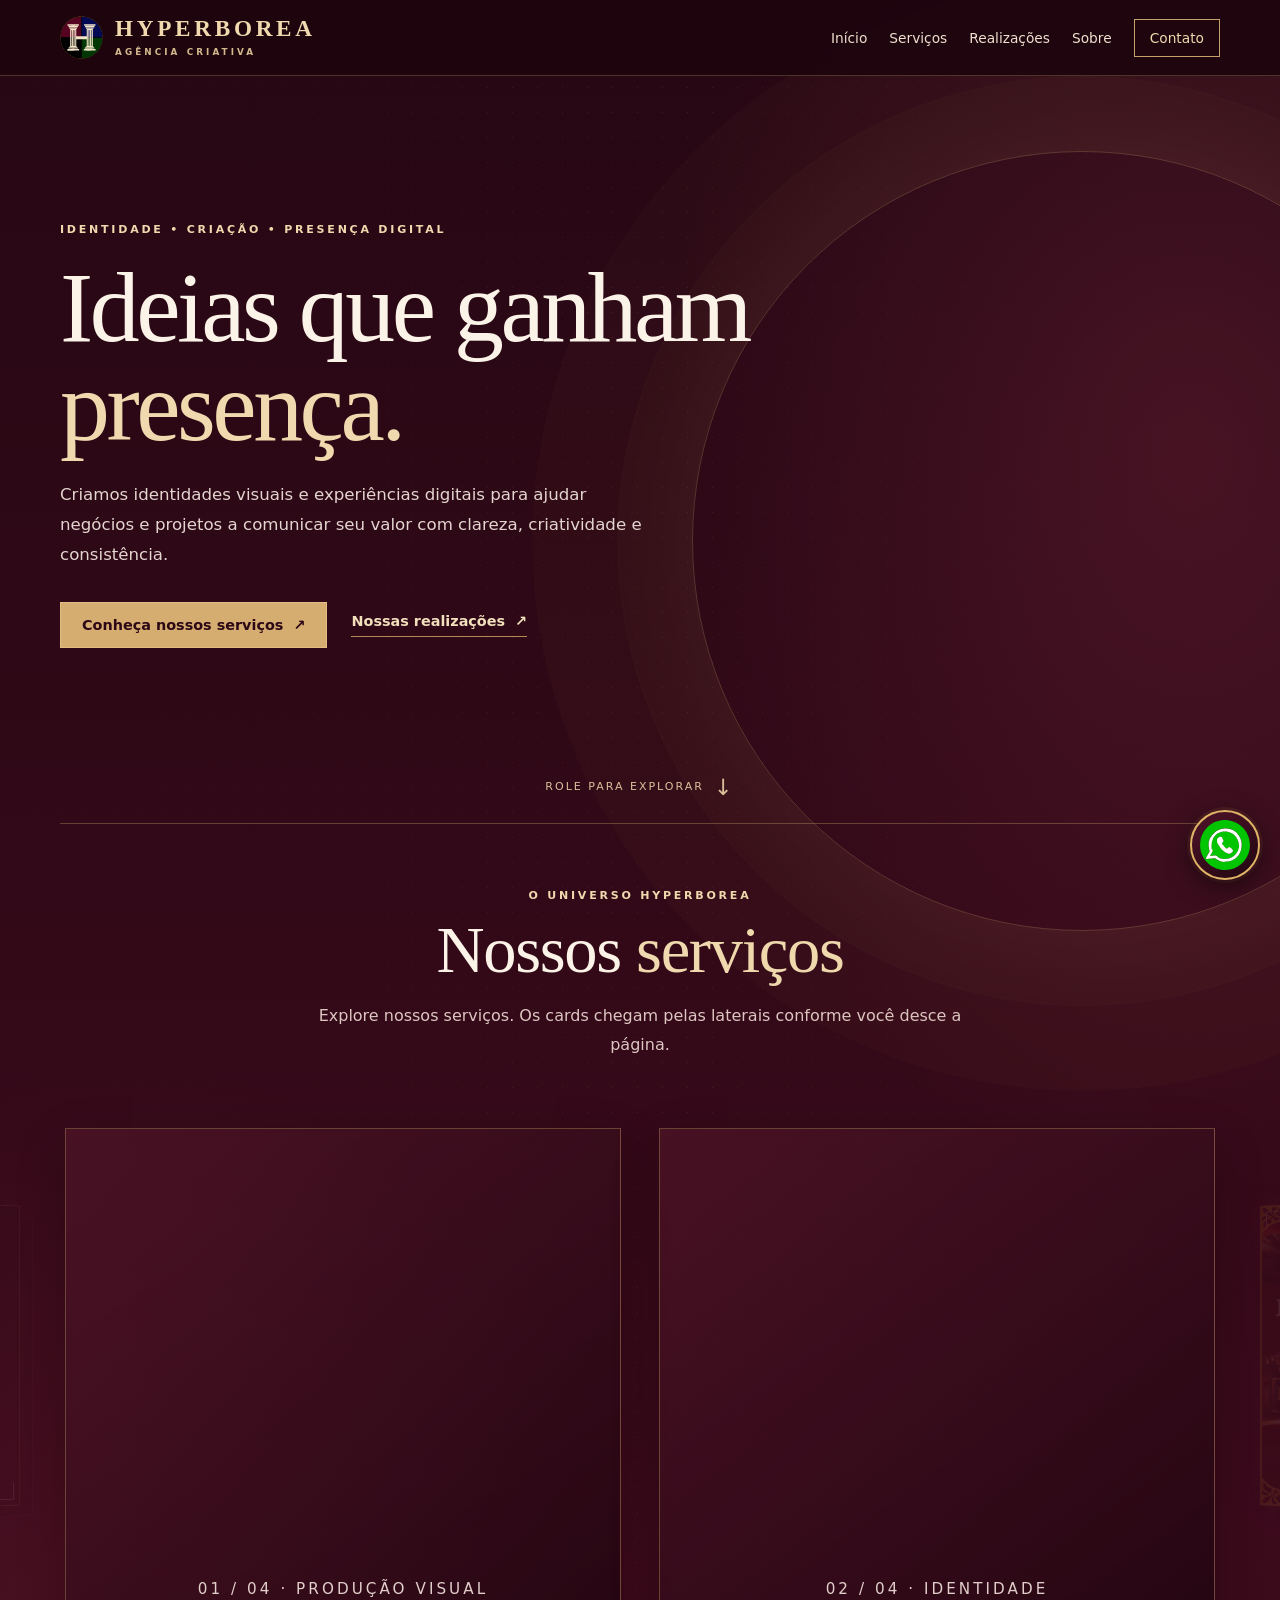
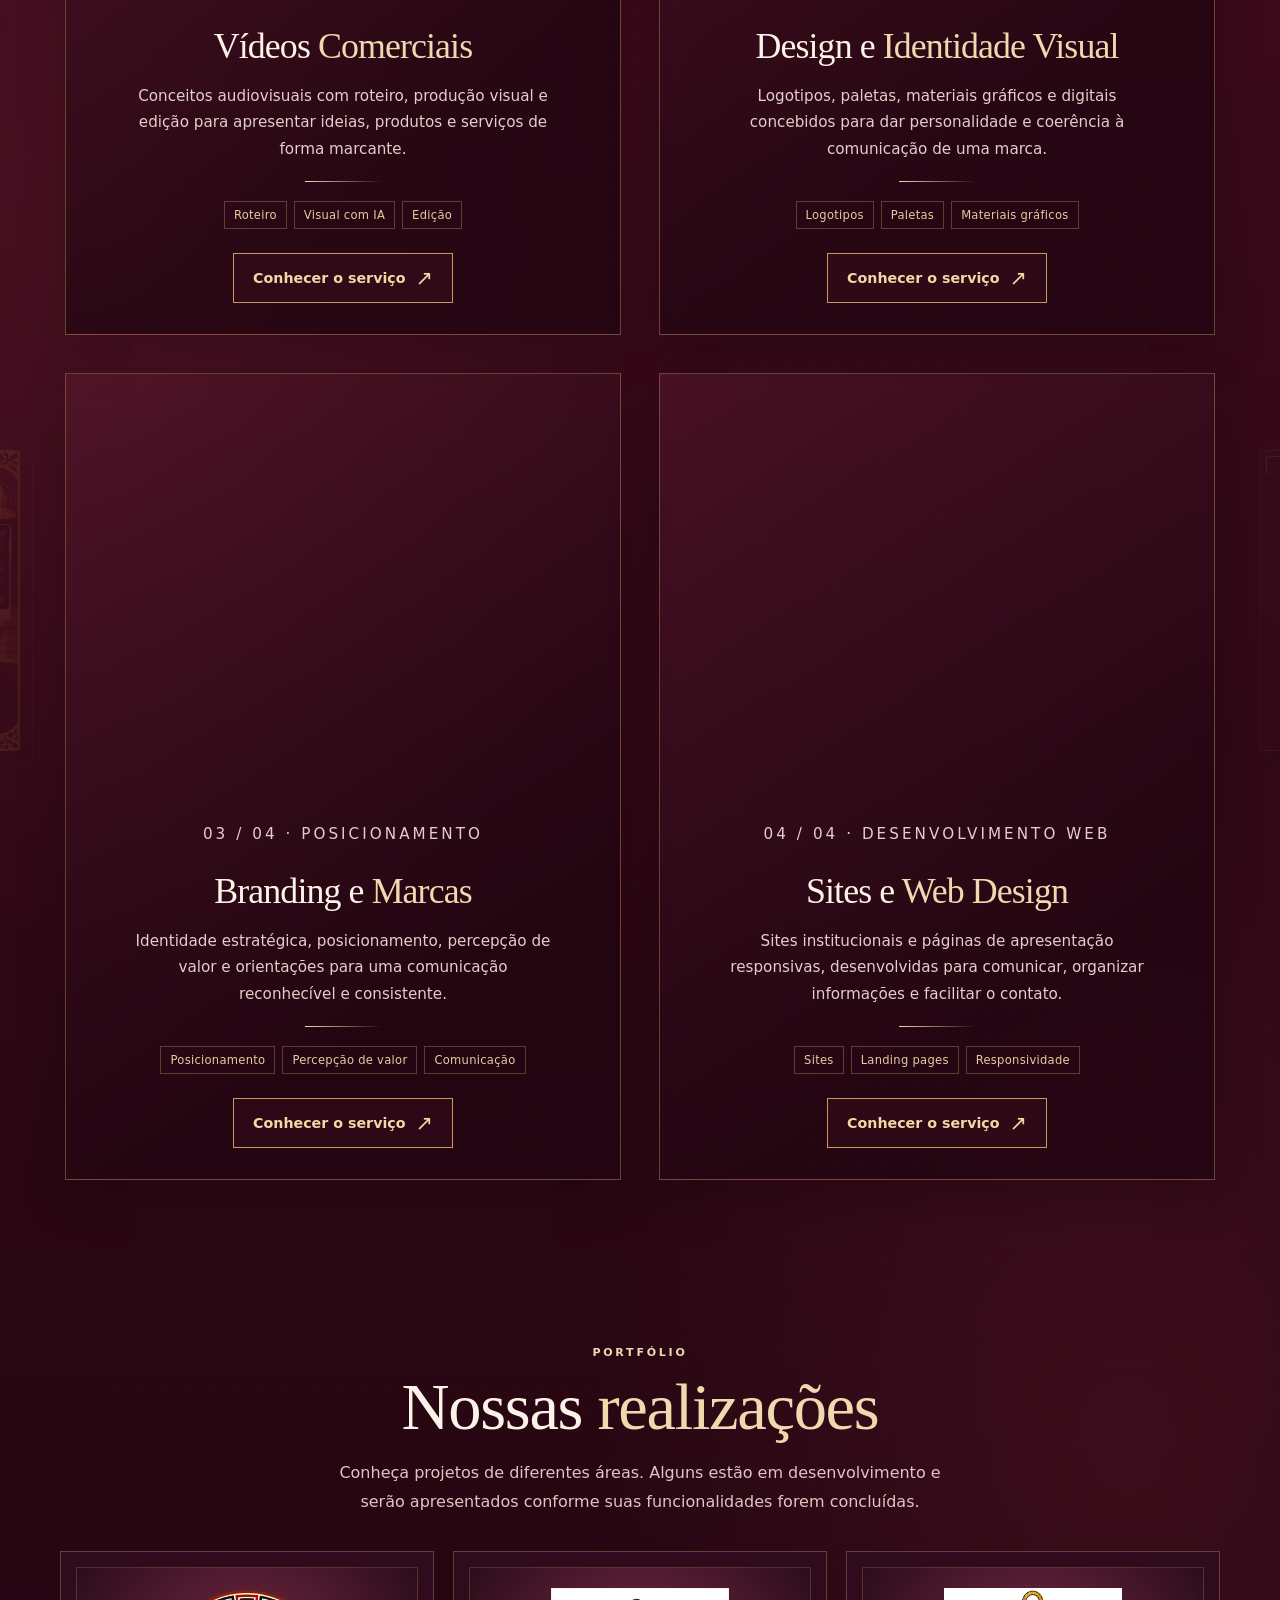
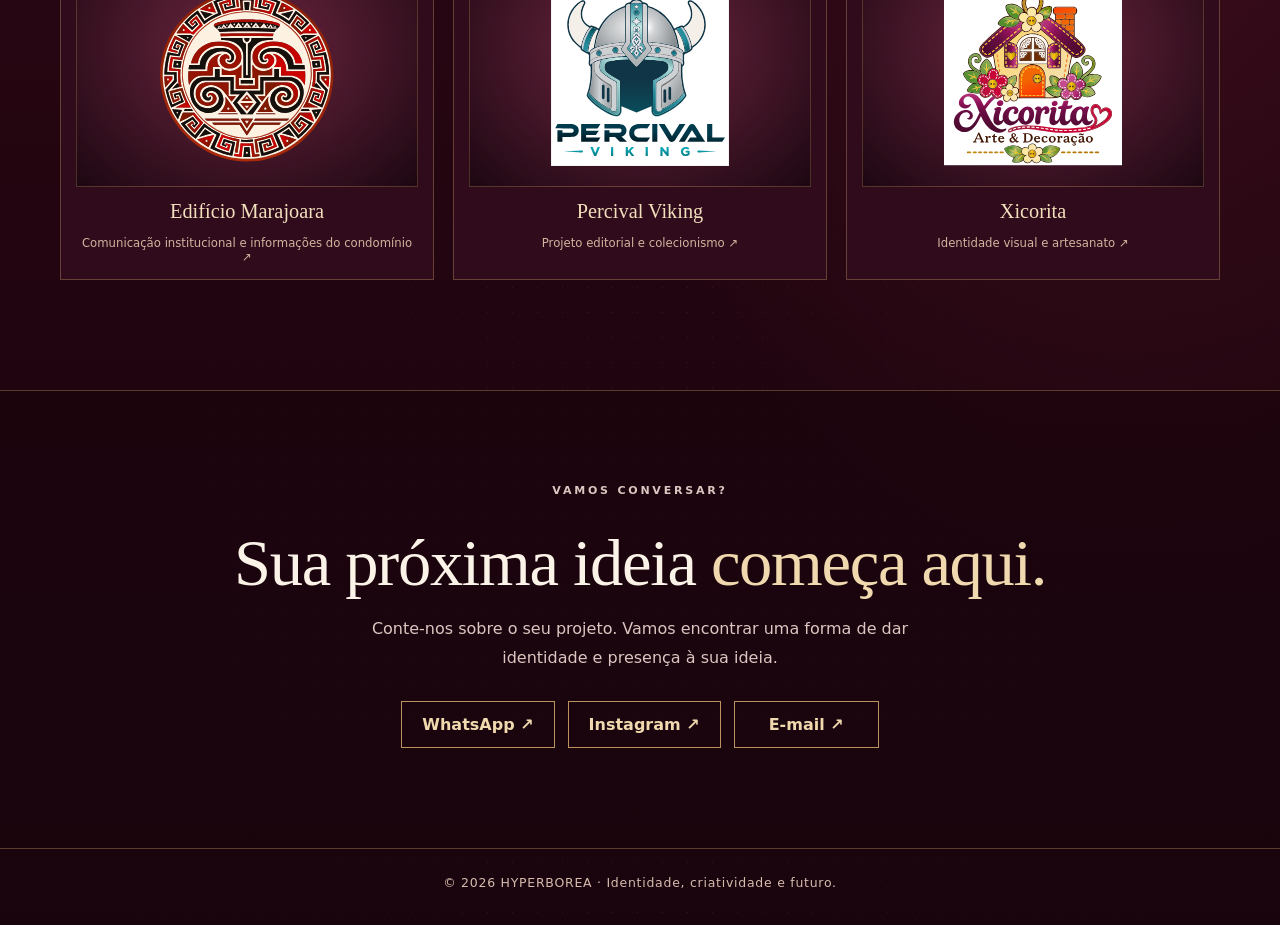
<file: index-teste.html>
<!doctype html>
<html lang="pt-BR">
<head>
  <meta charset="utf-8">
  <meta name="viewport" content="width=device-width, initial-scale=1">
  <meta name="theme-color" content="#260713">
  <meta name="description" content="HYPERBOREA — identidade visual, produção audiovisual, branding e experiências digitais.">
  <title>HYPERBOREA — Experiência Criativa</title>
  <link rel="icon" href="/assets/img/monograma-h.svg" type="image/svg+xml">
  <style>
    :root{--vinho:#300817;--vinho-escuro:#19040d;--vinho-claro:#59152a;--ouro:#c6a069;--ouro-claro:#f0d9ae;--texto:#fbf2e8;--suave:#ddc6c1;--linha:rgba(203,163,101,.35)}
    *,*::before,*::after{box-sizing:border-box}
    html{scroll-behavior:smooth;scroll-padding-top:86px}
    body{margin:0;min-width:320px;overflow-x:clip;color:var(--texto);font-family:system-ui,-apple-system,'Segoe UI',sans-serif;background:var(--vinho-escuro)}
    img{max-width:100%;display:block}
    a{color:inherit;text-decoration:none}
    button,summary{cursor:pointer}
    a:focus-visible,button:focus-visible,summary:focus-visible{outline:2px solid var(--ouro-claro);outline-offset:5px}
    h1,h2,h3,p{margin:0}
    h1,h2,h3{font-family:Georgia,'Times New Roman',serif;font-weight:500}
    .container{width:min(1160px,calc(100% - 40px));margin-inline:auto}
    .eyebrow{font-size:.69rem;font-weight:750;letter-spacing:.25em;text-transform:uppercase;color:var(--ouro-claro)}
    .gold{color:var(--ouro-claro)}
    .muted{color:var(--suave)}

    /* Identidade vinho: todo o percurso é um único cenário, com luzes discretas. */
    .site-background{position:absolute;inset:0;z-index:-1;pointer-events:none;background:
      radial-gradient(ellipse 55% 24% at 93% 11%,#8930474a,transparent 75%),
      radial-gradient(ellipse 60% 24% at 10% 44%,#7e263a44,transparent 76%),
      radial-gradient(ellipse 55% 23% at 88% 74%,#81243a3b,transparent 76%),
      linear-gradient(180deg,#260713 0%,#3b0a1b 38%,#270612 75%,#19040d 100%)}
    .page-shell{position:relative;isolation:isolate;overflow:clip}
    .page-shell::after{content:"";position:absolute;inset:0;z-index:-1;pointer-events:none;opacity:.12;background-image:radial-gradient(#dcae72 0.65px,transparent .65px);background-size:25px 25px;mask-image:linear-gradient(90deg,transparent,#000 50%,transparent)}

    /* Cabeçalho leve e sempre disponível, sem MP4. */
    .site-header{position:sticky;top:0;z-index:20;min-height:75px;border-bottom:1px solid rgba(215,172,109,.27);background:rgba(29,5,14,.91);backdrop-filter:blur(12px)}
    .nav-row{min-height:75px;display:flex;align-items:center;justify-content:space-between;gap:20px}
    .brand{display:inline-flex;align-items:center;gap:12px;min-width:0;color:var(--ouro-claro)}
    .brand-mark{width:43px;height:48px;display:grid;place-items:center;flex:none}
    .brand-mark img{width:100%;height:100%;object-fit:contain}
    .brand-mark b{font:500 2.7rem Georgia,serif;color:var(--ouro);position:absolute;z-index:-1}
    .brand-text{font:600 clamp(.99rem,2vw,1.45rem)/1.1 Georgia,serif;letter-spacing:.16em;white-space:nowrap}
    .brand-text small{display:block;font:600 .55rem/1.5 system-ui,sans-serif;letter-spacing:.35em;color:#d5b98e;margin-top:5px}
    .nav-links{display:flex;align-items:center;gap:22px;color:#f0dfce;font-size:.86rem}
    .nav-links a:hover{color:var(--ouro-claro)}
    .nav-links .nav-cta{padding:10px 15px;border:1px solid var(--ouro);color:var(--ouro-claro)}
    .mobile-menu{display:none;position:relative}
    .mobile-menu summary{list-style:none;border:1px solid var(--linha);padding:8px 11px;color:var(--ouro-claro);font-size:.85rem;font-weight:700}
    .mobile-menu summary::-webkit-details-marker{display:none}
    .mobile-menu nav{position:absolute;right:0;top:calc(100% + 12px);min-width:190px;z-index:30;padding:10px;background:#310a1a;border:1px solid #c6a069;box-shadow:0 18px 40px #000a;display:grid;gap:3px}
    .mobile-menu nav a{padding:10px 12px;border-bottom:1px solid #b7874933;white-space:nowrap}

    /* Hero de abertura: intencionalmente estático e imediato. */
    .hero{min-height:min(760px,83svh);display:flex;align-items:center;position:relative;padding:82px 0 110px}
    .hero::after{content:"";position:absolute;right:-15%;top:10%;width:min(65vw,780px);aspect-ratio:1;border:1px solid #cfac7144;border-radius:50%;box-shadow:0 0 0 75px #cba16307,0 0 0 160px #cba16306,0 0 100px #cba16311;pointer-events:none}
    .hero .container{position:relative;z-index:2}
    .hero-copy{max-width:765px}
    .hero h1{font-size:clamp(3.3rem,7.8vw,7.7rem);line-height:.99;letter-spacing:-.035em;margin:23px 0}
    .hero h1 em{font-style:normal;color:var(--ouro-claro)}
    .hero .lead{max-width:590px;font-size:clamp(.97rem,1.3vw,1.13rem);line-height:1.8;color:#e5d5d0}
    .hero-actions{display:flex;align-items:center;gap:24px;flex-wrap:wrap;margin-top:32px}
    .main-button,.text-button{display:inline-flex;align-items:center;justify-content:center;gap:10px;font-weight:700;font-size:.9rem}
    .main-button{padding:14px 21px;border:1px solid #e3bd83;background:#d6ad70;color:#2c0716;transition:background .2s,transform .2s}
    .main-button:hover{background:#f0d8a8;transform:translateY(-2px)}
    .text-button{color:#f2dfbc;border-bottom:1px solid #b48a51;padding-bottom:7px}
    .hero-down{position:absolute;bottom:25px;left:0;right:0;display:flex;align-items:center;justify-content:center;gap:10px;color:#dac09c;font-size:.69rem;letter-spacing:.18em;text-transform:uppercase}
    .hero-down .arr{font-size:1.4rem;line-height:1}

    /* V2: dois cards por linha no desktop, com entrada lateral no scroll. */
    .services-heading{text-align:center;padding:65px 0 7px;border-top:1px solid var(--linha)}
    .services-heading h2,.projects h2,.contact h2{font-size:clamp(2.5rem,5.2vw,5.2rem);line-height:1.05;letter-spacing:-.02em;margin:13px auto 17px}
    .services-heading p:last-child{margin:0 auto;max-width:650px;line-height:1.8;color:var(--suave)}
    .services-grid{width:min(1150px,calc(100% - 40px));margin:62px auto 46px;display:grid;grid-template-columns:repeat(2,minmax(0,1fr));align-items:stretch;gap:clamp(20px,3vw,38px)}
    .service-panel{display:block;min-width:0;min-height:0;padding:0;background:linear-gradient(145deg,rgba(98,29,51,.40),rgba(33,5,16,.80) 72%);border:1px solid rgba(207,166,106,.38);box-shadow:0 16px 44px #11020a3e}
    .service-panel>.container{width:100%;height:100%;padding:clamp(20px,2.6vw,31px)}
    .service-layout{display:flex;flex-direction:column;align-items:center;gap:25px;height:100%;width:100%}
    .card-stage{width:min(100%,310px);min-width:0;margin-inline:auto;perspective:1100px;transform-style:preserve-3d}
    .service-panel[data-side="left"] .card-stage,.service-panel[data-side="right"] .card-stage{order:0;justify-self:auto}
    .service-panel[data-side="left"] .service-copy,.service-panel[data-side="right"] .service-copy{order:0}
    .motion-card{position:relative;width:100%;transform-origin:center;backface-visibility:hidden;transform-style:preserve-3d}
    .motion-card::before{content:"";position:absolute;z-index:-1;inset:15px -16px -14px 16px;border:1px solid #d0a56b58;background:#17030a88}
    .card-frame{position:relative;aspect-ratio:812 / 1024;overflow:hidden;border:1px solid #d8ac6f;background:radial-gradient(ellipse at 30% 20%,#76294455,transparent 69%),#260711;box-shadow:0 22px 42px #09020988,0 0 25px #bd784b12;transform:translateZ(0);transition:transform .48s cubic-bezier(.22,1,.36,1),box-shadow .48s ease}
    .card-frame::before,.card-frame::after{content:"";position:absolute;z-index:3;width:23px;height:23px;border-color:#eed1a4;pointer-events:none}
    .card-frame::before{left:7px;top:7px;border-top:1px solid;border-left:1px solid}
    .card-frame::after{right:7px;bottom:7px;border-right:1px solid;border-bottom:1px solid}
    .card-frame img{position:absolute;inset:0;width:100%;height:100%;object-fit:contain;z-index:2}
    .card-frame img[hidden],.project-art img[hidden]{display:none}
    .card-fallback{position:absolute;inset:0;display:flex;flex-direction:column;align-items:center;justify-content:center;gap:16px;text-align:center;padding:25px;color:var(--ouro-claro)}
    .card-fallback .monogram{font:400 5rem Georgia,serif;color:#e5c58f;opacity:.7}
    .card-fallback span:last-child{font:400 1.25rem/1.25 Georgia,serif;letter-spacing:.04em}
    .card-indicator{font-size:.69rem;color:#e7cda5;letter-spacing:.20em;margin-bottom:14px}
    .service-copy{display:flex;flex:1;flex-direction:column;align-items:center;max-width:460px;text-align:center;width:100%}
    .service-copy h3{font-size:clamp(1.8rem,2.8vw,2.65rem);letter-spacing:-.025em;line-height:1.09;margin:10px 0 17px}
    .service-copy p{color:#e2ceca;font-size:.95rem;line-height:1.74;max-width:430px}
    .small-rule{width:77px;height:1px;background:linear-gradient(90deg,#f4d9a7,transparent);margin:19px auto}
    .service-tags{display:flex;justify-content:center;flex-wrap:wrap;gap:7px;margin-bottom:24px}
    .service-tags span{border:1px solid #d3a86a55;color:#e8cba0;padding:6px 9px;font-size:.72rem;letter-spacing:.025em}
    .service-link{display:inline-flex;align-items:center;justify-content:center;gap:10px;margin-top:auto;border:1px solid #c59b61;color:#f6d7a4;padding:12px 19px;font-weight:700;font-size:.89rem;background:#53142933;transition:background .24s,box-shadow .24s,transform .24s;animation:pulsarServico 5.8s ease-in-out infinite;animation-delay:var(--pulse-delay,0s)}
    .service-link .arrow{font-size:1.3rem;font-weight:400}
    .service-panel:nth-child(2) .service-link{--pulse-delay:1.4s}
    .service-panel:nth-child(3) .service-link{--pulse-delay:2.8s}
    .service-panel:nth-child(4) .service-link{--pulse-delay:4.2s}
    @keyframes pulsarServico{0%,71%,100%{transform:scale(1);box-shadow:0 0 0 0 rgba(224,176,106,0)}78%{transform:scale(1.055);box-shadow:0 0 0 5px rgba(224,176,106,.13)}83%{transform:scale(.99);box-shadow:0 0 0 2px rgba(224,176,106,.06)}89%{transform:scale(1.02)}94%{transform:scale(1)}}
    @media(hover:hover) and (pointer:fine){
      .card-stage:hover .card-frame{transform:scale(1.065);box-shadow:0 29px 60px #090209aa,0 0 28px #bd784b35}
      .service-link:hover{animation:none;transform:translateY(-2px) scale(1.03);background:#75263d;box-shadow:0 7px 22px #0005}
    }
    .service-link:focus-visible{animation:none;transform:scale(1.025);background:#75263d}
    .copy-reveal{transition:opacity .75s ease,transform .75s ease}
    .motion-enabled .copy-reveal:not(.shown){opacity:.12;transform:translateY(28px)}

    /* Portfólio enxuto: apenas os três projetos já escolhidos. */
    .projects{padding:120px 0 110px;text-align:center}
    .projects-lead{color:var(--suave);max-width:650px;margin:0 auto 34px;line-height:1.8}
    .project-grid{display:grid;grid-template-columns:repeat(3,minmax(0,1fr));gap:19px}
    .project-link{display:flex;flex-direction:column;gap:13px;padding:15px;background:#300b1b;border:1px solid var(--linha);transition:transform .25s,border-color .25s}
    .project-link:hover{transform:translateY(-5px);border-color:var(--ouro-claro)}
    .project-art{height:220px;position:relative;background:radial-gradient(ellipse at 50% 35%,#6e2640,transparent),#1d0712;display:grid;place-items:center;overflow:hidden;border:1px solid #bd955148}
    .project-art b{font:normal 2.5rem Georgia,serif;color:#d5b07a}
    .project-art img{position:absolute;inset:0;width:100%;height:100%;object-fit:contain;padding:20px}
    .project-link strong{font:400 1.27rem Georgia,serif;color:#f2dfbc}
    .project-link small{font-size:.73rem;color:#d0b49f}

    .contact{border-top:1px solid var(--linha);text-align:center;padding:90px 0 100px;background:#19050c88}
    .contact p{color:var(--suave);max-width:560px;margin:0 auto 28px;line-height:1.8}
    .contact-actions{display:flex;flex-wrap:wrap;justify-content:center;gap:13px}
    .contact-actions a{padding:13px 20px;border:1px solid #bb925c;color:var(--ouro-claro);font-weight:650;min-width:145px}
    .contact-actions a:hover{background:#5c1830}
    .footer{border-top:1px solid var(--linha);padding:26px 0 35px;text-align:center;color:#d7bcae;font-size:.78rem;letter-spacing:.06em}
    /* O WhatsApp flutuante preserva a iconografia da identidade anterior. */
    .whatsapp-float{position:fixed;z-index:30;bottom:calc(20px + env(safe-area-inset-bottom,0px));right:calc(20px + env(safe-area-inset-right,0px));width:70px;height:70px;padding:6px;border:2px solid #dfb466;border-radius:50%;background:linear-gradient(145deg,#4f1429,#210611);box-shadow:0 7px 24px #0008,0 0 0 3px #e6b55d17;transition:transform .2s}
    .whatsapp-float:hover{transform:translateY(-3px)}
    .whatsapp-float img{width:100%;height:100%;object-fit:contain}
    .whatsapp-float .wa-fallback{display:grid;place-items:center;position:absolute;inset:0;color:#e7ba77;font-weight:800;font-size:1.1rem;z-index:-1}

    @media(max-width:850px){
      .nav-links{display:none}.mobile-menu{display:block}
      .hero{min-height:66svh;padding:65px 0 83px}.hero::after{right:-50%;top:12%;width:110vw;opacity:.55}
      .hero h1{font-size:clamp(2.95rem,10vw,5.1rem)}
      .services-grid{display:block;width:100%;margin:42px auto 25px}
      .service-panel{padding:66px 0 84px;background:transparent;border:0;border-bottom:1px solid rgba(199,152,96,.24);box-shadow:none}
      .service-panel>.container{width:calc(100% - 40px);padding:0;margin-inline:auto}
      .service-layout{gap:32px}
      .card-stage{width:min(78vw,325px)}
      .service-copy{max-width:480px;justify-self:center}
      .service-copy h3{font-size:clamp(2.15rem,8vw,3.45rem);margin-bottom:14px}
      .service-copy p{font-size:.96rem;line-height:1.7}
      .small-rule{margin:20px auto}
      .project-art{height:180px}
    }
    @media(max-width:570px){
      .container{width:calc(100% - 34px)}
      .site-header,.nav-row{min-height:66px}.brand-mark{width:35px;height:42px}.brand-text{font-size:1.02rem;letter-spacing:.13em}.brand-text small{font-size:.5rem}
      .services-heading{padding-top:55px}.services-heading h2{font-size:2.7rem}
      .service-panel{padding:53px 0 75px}
      .service-panel>.container{width:calc(100% - 34px)}
      .project-grid{grid-template-columns:1fr;gap:17px;max-width:370px;margin-inline:auto}
      .project-art{height:190px}
      .projects{padding:79px 0}.contact{padding:70px 0 82px}
      .whatsapp-float{width:64px;height:64px}
    }
    @media(prefers-reduced-motion:reduce){
      html{scroll-behavior:auto}*,*::before,*::after{animation-duration:.01ms!important;transition-duration:.01ms!important}
      .motion-enabled .copy-reveal:not(.shown){opacity:1;transform:none}
      .service-link{animation:none!important}
      .card-frame{transition:none}
    }
  </style>
</head>
<body>
<div class="page-shell" id="inicio">
  <div class="site-background" aria-hidden="true"></div>
  <header class="site-header">
    <div class="container nav-row">
      <a class="brand" href="#inicio" aria-label="HYPERBOREA — início">
        <span class="brand-mark"><b aria-hidden="true">H</b><img src="/assets/img/monograma-h.svg" alt="" width="43" height="48"></span>
        <span class="brand-text">HYPERBOREA<small>AGÊNCIA CRIATIVA</small></span>
      </a>
      <nav class="nav-links" aria-label="Navegação principal">
        <a href="#inicio">Início</a><a href="#servicos">Serviços</a><a href="#realizacoes">Realizações</a><a href="/sobre.html">Sobre</a><a class="nav-cta" href="#contato">Contato</a>
      </nav>
      <details class="mobile-menu"><summary aria-label="Abrir menu">☰ Menu</summary>
        <nav aria-label="Navegação móvel"><a href="#inicio">Início</a><a href="#servicos">Serviços</a><a href="#realizacoes">Realizações</a><a href="/sobre.html">Sobre</a><a href="#contato">Contato</a></nav>
      </details>
    </div>
  </header>
  <main>
    <section class="hero" aria-labelledby="tituloPrincipal">
      <div class="container"><div class="hero-copy">
        <p class="eyebrow">Identidade • Criação • Presença digital</p>
        <h1 id="tituloPrincipal">Ideias que ganham <em>presença.</em></h1>
        <p class="lead">Criamos identidades visuais e experiências digitais para ajudar negócios e projetos a comunicar seu valor com clareza, criatividade e consistência.</p>
        <div class="hero-actions"><a class="main-button" href="#servicos">Conheça nossos serviços <span aria-hidden="true">↗</span></a><a class="text-button" href="#realizacoes">Nossas realizações <span aria-hidden="true">↗</span></a></div>
      </div></div>
      <a class="hero-down" href="#servicos"><span>Role para explorar</span><span class="arr" aria-hidden="true">↓</span></a>
    </section>

    <section id="servicos" aria-labelledby="tituloServicos">
      <div class="container services-heading">
        <p class="eyebrow">O universo HYPERBOREA</p><h2 id="tituloServicos">Nossos <span class="gold">serviços</span></h2>
        <p>Explore nossos serviços. Os cards chegam pelas laterais conforme você desce a página.</p>
      </div>

      <!-- As quatro artes abaixo são as já existentes no repositório da HYPERBOREA. -->
      <div class="services-grid" aria-label="Quatro serviços da HYPERBOREA">
      <section class="service-panel" data-side="left" aria-labelledby="servicoVideos">
        <div class="container"><div class="service-layout">
          <div class="card-stage"><div class="motion-card" data-scroll-card data-direction="left">
            <div class="card-frame"><div class="card-fallback" aria-hidden="true"><span class="monogram">H</span><span>Vídeos Comerciais</span></div><img src="/assets/img/card-videos-comerciais.webp" alt="Arte HYPERBOREA para Vídeos Comerciais" width="812" height="1024" loading="lazy" decoding="async"></div>
          </div></div>
          <div class="service-copy copy-reveal"><p class="card-indicator">01 / 04 · PRODUÇÃO VISUAL</p><h3 id="servicoVideos">Vídeos <span class="gold">Comerciais</span></h3><p>Conceitos audiovisuais com roteiro, produção visual e edição para apresentar ideias, produtos e serviços de forma marcante.</p><div class="small-rule"></div><div class="service-tags"><span>Roteiro</span><span>Visual com IA</span><span>Edição</span></div><a class="service-link" href="/videos.html">Conhecer o serviço <span class="arrow" aria-hidden="true">↗</span></a></div>
        </div></div>
      </section>

      <section class="service-panel" data-side="right" aria-labelledby="servicoDesign">
        <div class="container"><div class="service-layout">
          <div class="card-stage"><div class="motion-card" data-scroll-card data-direction="right">
            <div class="card-frame"><div class="card-fallback" aria-hidden="true"><span class="monogram">H</span><span>Design e Identidade Visual</span></div><img src="/assets/img/card-design-identidade.webp" alt="Arte HYPERBOREA para Design e Identidade Visual" width="812" height="1024" loading="lazy" decoding="async"></div>
          </div></div>
          <div class="service-copy copy-reveal"><p class="card-indicator">02 / 04 · IDENTIDADE</p><h3 id="servicoDesign">Design e <span class="gold">Identidade Visual</span></h3><p>Logotipos, paletas, materiais gráficos e digitais concebidos para dar personalidade e coerência à comunicação de uma marca.</p><div class="small-rule"></div><div class="service-tags"><span>Logotipos</span><span>Paletas</span><span>Materiais gráficos</span></div><a class="service-link" href="/design.html">Conhecer o serviço <span class="arrow" aria-hidden="true">↗</span></a></div>
        </div></div>
      </section>

      <section class="service-panel" data-side="left" aria-labelledby="servicoBranding">
        <div class="container"><div class="service-layout">
          <div class="card-stage"><div class="motion-card" data-scroll-card data-direction="left">
            <div class="card-frame"><div class="card-fallback" aria-hidden="true"><span class="monogram">H</span><span>Branding e Gestão de Marcas</span></div><img src="/assets/img/card-branding.webp" alt="Arte HYPERBOREA para Branding e Gestão de Marcas" width="812" height="1024" loading="lazy" decoding="async"></div>
          </div></div>
          <div class="service-copy copy-reveal"><p class="card-indicator">03 / 04 · POSICIONAMENTO</p><h3 id="servicoBranding">Branding e <span class="gold">Marcas</span></h3><p>Identidade estratégica, posicionamento, percepção de valor e orientações para uma comunicação reconhecível e consistente.</p><div class="small-rule"></div><div class="service-tags"><span>Posicionamento</span><span>Percepção de valor</span><span>Comunicação</span></div><a class="service-link" href="/branding.html">Conhecer o serviço <span class="arrow" aria-hidden="true">↗</span></a></div>
        </div></div>
      </section>

      <section class="service-panel" data-side="right" aria-labelledby="servicoSites">
        <div class="container"><div class="service-layout">
          <div class="card-stage"><div class="motion-card" data-scroll-card data-direction="right">
            <div class="card-frame"><div class="card-fallback" aria-hidden="true"><span class="monogram">H</span><span>Sites e Web Design</span></div><img src="/assets/img/card-sites-webdesign.webp" alt="Arte HYPERBOREA para Sites e Web Design" width="812" height="1024" loading="lazy" decoding="async"></div>
          </div></div>
          <div class="service-copy copy-reveal"><p class="card-indicator">04 / 04 · DESENVOLVIMENTO WEB</p><h3 id="servicoSites">Sites e <span class="gold">Web Design</span></h3><p>Sites institucionais e páginas de apresentação responsivas, desenvolvidas para comunicar, organizar informações e facilitar o contato.</p><div class="small-rule"></div><div class="service-tags"><span>Sites</span><span>Landing pages</span><span>Responsividade</span></div><a class="service-link" href="/sites.html">Conhecer o serviço <span class="arrow" aria-hidden="true">↗</span></a></div>
        </div></div>
      </section>
      </div><!-- fim da grade de serviços -->
    </section>

    <section class="projects" id="realizacoes" aria-labelledby="tituloRealizacoes"><div class="container">
      <p class="eyebrow">Portfólio</p><h2 id="tituloRealizacoes">Nossas <span class="gold">realizações</span></h2>
      <p class="projects-lead">Conheça projetos de diferentes áreas. Alguns estão em desenvolvimento e serão apresentados conforme suas funcionalidades forem concluídas.</p>
      <div class="project-grid">
        <a class="project-link" href="https://www.marajoara.com.br/" target="_blank" rel="noopener noreferrer"><span class="project-art"><b aria-hidden="true">M</b><img src="/assets/img/realizacoes/logo-marajoara-oficial-otimizado1.svg" alt="Logotipo do Edifício Marajoara" loading="lazy"></span><strong>Edifício Marajoara</strong><small>Comunicação institucional e informações do condomínio ↗</small></a>
        <a class="project-link" href="https://www.percivalviking.com.br/" target="_blank" rel="noopener noreferrer"><span class="project-art"><b aria-hidden="true">PV</b><img src="/assets/img/realizacoes/logo-percival.svg" alt="Logotipo Percival Viking" loading="lazy"></span><strong>Percival Viking</strong><small>Projeto editorial e colecionismo ↗</small></a>
        <a class="project-link" href="https://www.xicorita.com.br/" target="_blank" rel="noopener noreferrer"><span class="project-art"><b aria-hidden="true">X</b><img src="/assets/img/realizacoes/xicorita-logo.svg" alt="Logotipo Xicorita — Arte e Decoração" loading="lazy"></span><strong>Xicorita</strong><small>Identidade visual e artesanato ↗</small></a>
      </div>
    </div></section>
    <section class="contact" id="contato" aria-labelledby="tituloContato"><div class="container">
      <p class="eyebrow">Vamos conversar?</p><h2 id="tituloContato">Sua próxima ideia <span class="gold">começa aqui.</span></h2>
      <p>Conte-nos sobre o seu projeto. Vamos encontrar uma forma de dar identidade e presença à sua ideia.</p>
      <div class="contact-actions"><a href="https://wa.me/message/FHWOVDSQ3AKCO1" target="_blank" rel="noopener noreferrer">WhatsApp ↗</a><a href="https://www.instagram.com/agencia.hyperborea/" target="_blank" rel="noopener noreferrer">Instagram ↗</a><a href="mailto:contato@hyperborea.com.br">E-mail ↗</a></div>
    </div></section>
  </main>
  <footer class="footer"><div class="container">© <span id="anoAtual">2026</span> HYPERBOREA · Identidade, criatividade e futuro.</div></footer>
</div>
<a class="whatsapp-float" href="https://wa.me/message/FHWOVDSQ3AKCO1" target="_blank" rel="noopener noreferrer" aria-label="Conversar com a HYPERBOREA pelo WhatsApp"><span class="wa-fallback" aria-hidden="true">WA</span><img src="/assets/img/whats-icon.svg" alt="" aria-hidden="true"></a>
<script>
  (() => {
    'use strict';
    document.getElementById('anoAtual').textContent = new Date().getFullYear();
    document.querySelectorAll('.card-frame img, .project-art img').forEach(image => {
      image.addEventListener('error', () => { image.hidden = true; });
      if (image.complete && !image.naturalWidth) image.hidden = true;
    });
    document.querySelectorAll('.mobile-menu a').forEach(link => link.addEventListener('click', () => { link.closest('details').open = false; }));
    const reduced = window.matchMedia('(prefers-reduced-motion: reduce)');
    if (reduced.matches || !('requestAnimationFrame' in window)) return;
    const cards = [...document.querySelectorAll('[data-scroll-card]')];
    const copies = [...document.querySelectorAll('.copy-reveal')];
    if (!cards.length) return;
    document.documentElement.classList.add('motion-enabled');
    const clamp = (value, min, max) => Math.max(min, Math.min(max, value));
    let queued = false;
    function render() {
      queued = false;
      const h = window.innerHeight || 700;
      const travel = Math.max(230, Math.min(580, h * .67));
      const distance = Math.min(490, Math.max(260, window.innerWidth * .78));
      cards.forEach(card => {
        const top = card.getBoundingClientRect().top;
        const p = clamp((h * .92 - top) / travel, 0, 1);
        const eased = 1 - Math.pow(1 - p, 3);
        const side = card.dataset.direction === 'right' ? 1 : -1;
        const x = side * distance * (1 - eased);
        const angle = -side * 24 * (1 - eased);
        const z = -95 * (1 - eased);
        const scale = .87 + .13 * eased;
        card.style.transform = `translate3d(${x.toFixed(1)}px,0,${z.toFixed(1)}px) rotateY(${angle.toFixed(2)}deg) scale(${scale.toFixed(3)})`;
        card.style.opacity = String(clamp(.09 + .91 * eased, 0, 1));
      });
      copies.forEach(copy => {
        if (copy.getBoundingClientRect().top < h * .85) copy.classList.add('shown');
      });
    }
    function schedule() { if (!queued) { queued = true; requestAnimationFrame(render); } }
    window.addEventListener('scroll', schedule, { passive: true });
    window.addEventListener('resize', schedule, { passive: true });
    window.addEventListener('pageshow', schedule);
    reduced.addEventListener?.('change', () => window.location.reload());
    schedule();
  })();
</script>
</body>
</html>
</file>
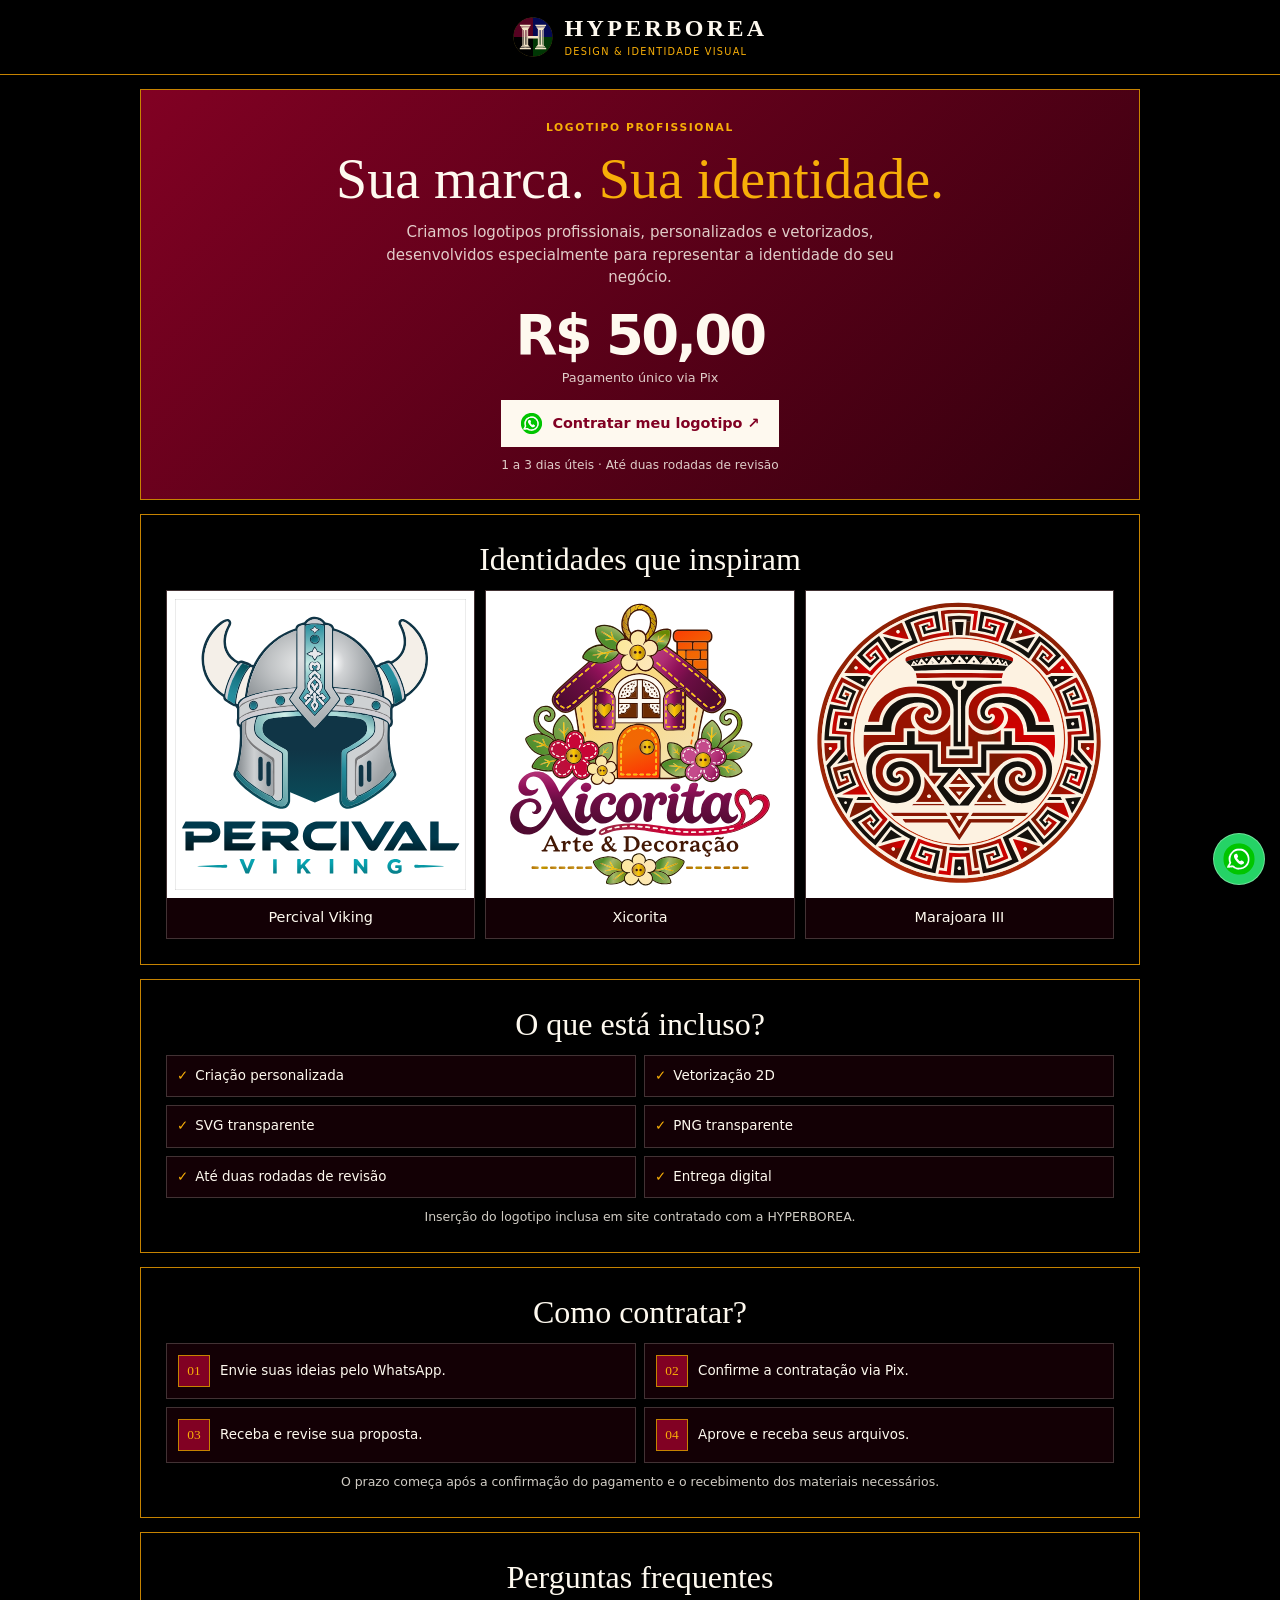
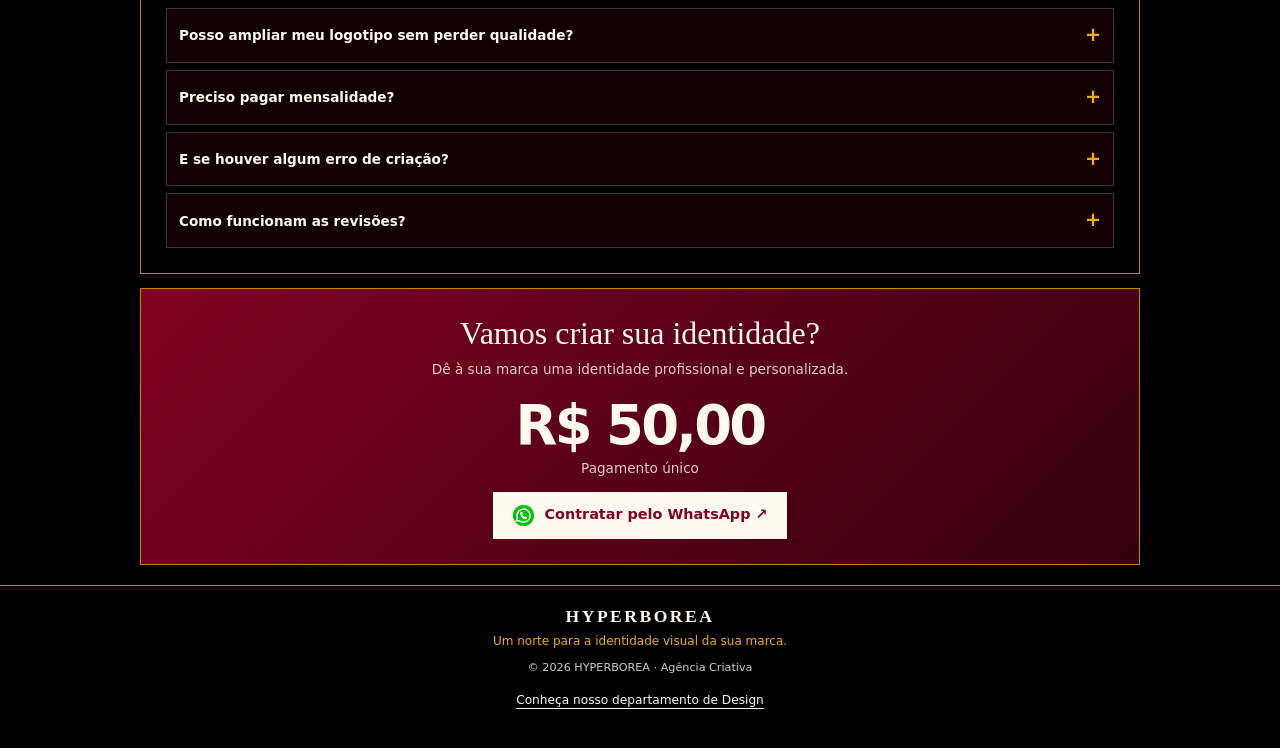
<file: logotipo.html>
<!doctype html>
<html lang="pt-BR">
<head>
  <meta charset="utf-8">
  <meta name="viewport" content="width=device-width, initial-scale=1">
  <meta name="theme-color" content="#000000">
  <meta name="robots" content="noindex, nofollow">

  <meta name="description" content="Logotipos profissionais 2D vetorizados por R$ 50,00. SVG e PNG transparentes. Criação personalizada HYPERBOREA.">

  <title>Logotipo Profissional | HYPERBOREA</title>

  <link rel="icon"
        href="/assets/img/monograma-h.svg"
        type="image/svg+xml">

  <style>

    /* ========================================
       HYPERBOREA — IDENTIDADE CROMÁTICA
       ======================================== */

    :root {
      --vinho:#810123;
      --azul-boreal:#002161;
      --verde:#005B33;
      --preto:#000000;
      --branco-polar:#FEF9EF;
      --marfim:#FEF7EE;
      --dourado-solar:#F7AE08;
      --dourado-radar:#C68301;
      --suave:rgba(254,249,239,.82);
      --linha:rgba(254,249,239,.20);
    }

    /* CONFIGURAÇÕES GERAIS */

    *,*::before,*::after {
      box-sizing:border-box;
    }

    body {
      margin:0;
      background:var(--preto);
      color:var(--branco-polar);
      font-family:system-ui,-apple-system,"Segoe UI",sans-serif;
      line-height:1.5;
    }

    h1,h2,h3,p,figure {
      margin:0;
    }

    h1,h2,h3 {
      font-family:Georgia,"Times New Roman",serif;
      font-weight:500;
      line-height:1.2;
    }

    a {
      color:inherit;
      text-decoration:none;
    }

    img {
      display:block;
      max-width:100%;
    }

    a:focus-visible,
    summary:focus-visible {
      outline:2px solid var(--dourado-solar);
      outline-offset:3px;
    }

    .container {
      width:min(1000px,calc(100% - 28px));
      margin-inline:auto;
    }

    .gold {
      color:var(--dourado-solar);
    }

    /* ========================================
       CABEÇALHO
       ======================================== */

    .site-header {
      padding:14px 0;
      border-bottom:1px solid var(--dourado-radar);
    }

    .brand {
      display:flex;
      justify-content:center;
      align-items:center;
      gap:12px;
    }

    .brand img {
      width:40px;
      height:46px;
      object-fit:contain;
    }

    .brand strong {
      display:block;
      font:600 clamp(1rem,4vw,1.5rem) Georgia,serif;
      letter-spacing:.14em;
    }

    .brand small {
      display:block;
      margin-top:3px;
      font-size:.61rem;
      letter-spacing:.13em;
      color:var(--dourado-solar);
    }

    /* ========================================
       ESTRUTURA DA PÁGINA
       ======================================== */

    main {
      display:grid;
      gap:14px;
      padding-top:14px;
      padding-bottom:20px;
    }

    .panel {
      min-width:0;
      padding:clamp(16px,3vw,25px);
      border:1px solid var(--dourado-radar);
    }

    .panel h2 {
      font-size:clamp(1.4rem,4vw,2rem);
      margin-bottom:12px;
      text-align:center;
    }

    /* ========================================
       APRESENTAÇÃO COMERCIAL
       ======================================== */

    .hero {
      text-align:center;
      padding:24px 16px;
      background:linear-gradient(
        135deg,var(--vinho),#34000E
      );
    }

    .eyebrow {
      color:var(--dourado-solar);
      font-size:.67rem;
      font-weight:700;
      letter-spacing:.15em;
    }

    .hero h1 {
      font-size:clamp(2rem,6vw,3.5rem);
      margin:8px 0;
    }

    .hero-description {
      max-width:550px;
      margin:0 auto;
      font-size:.94rem;
      color:var(--suave);
    }

    .price {
      font-size:clamp(2.4rem,7vw,3.4rem);
      font-weight:750;
      letter-spacing:-.05em;
      line-height:1.2;
      margin-top:14px;
    }

    .payment {
      font-size:.8rem;
      color:var(--suave);
    }

    .delivery {
      margin-top:9px;
      font-size:.76rem;
      color:var(--suave);
    }

    /* ========================================
       BOTÕES DE CONTRATAÇÃO
       ======================================== */

    .btn {
      display:inline-flex;
      justify-content:center;
      align-items:center;
      gap:9px;
      min-height:46px;
      padding:11px 18px;
      margin-top:13px;
      background:var(--branco-polar);
      color:var(--vinho);
      border:1px solid var(--branco-polar);
      font-size:.9rem;
      font-weight:750;
      text-align:center;
      transition:background .2s,color .2s;
    }

    .btn:hover {
      background:var(--dourado-solar);
      border-color:var(--dourado-solar);
      color:var(--preto);
    }

    .btn img {
      width:23px;
      height:23px;
    }

    /* ========================================
       PORTFÓLIO DE LOGOTIPOS
       ======================================== */

    .portfolio {
      display:grid;
      grid-template-columns:repeat(3,minmax(0,1fr));
      gap:10px;
    }

    .work {
      min-width:0;
      overflow:hidden;
      border:1px solid var(--linha);
      background:#81012326;
    }

    .work-image {
      display:flex;
      align-items:center;
      justify-content:center;
      aspect-ratio:1;
      padding:8px;
      background:#FFFFFF;
    }

    .work-image img {
      width:100%;
      height:100%;
      object-fit:contain;
    }

    .work figcaption {
      padding:9px 4px;
      font-size:clamp(.7rem,2vw,.9rem);
      text-align:center;
      overflow-wrap:anywhere;
    }

    /* ========================================
       BENEFÍCIOS
       ======================================== */

    .included {
      display:grid;
      grid-template-columns:repeat(2,minmax(0,1fr));
      gap:8px;
      padding:0;
      margin:0;
      list-style:none;
    }

    .included li {
      display:flex;
      align-items:flex-start;
      gap:7px;
      padding:10px;
      background:#81012326;
      border:1px solid var(--linha);
      font-size:.84rem;
    }

    .check {
      flex:none;
      color:var(--dourado-solar);
      font-weight:750;
    }

    .note {
      margin-top:10px;
      font-size:.78rem;
      color:var(--suave);
      text-align:center;
    }

    /* ========================================
       COMO CONTRATAR
       ======================================== */

    .steps {
      display:grid;
      grid-template-columns:repeat(2,minmax(0,1fr));
      gap:8px;
      padding:0;
      margin:0;
      list-style:none;
    }

    .step {
      display:flex;
      align-items:center;
      gap:10px;
      padding:11px;
      background:#81012326;
      border:1px solid var(--linha);
      font-size:.84rem;
    }

    .step-number {
      display:grid;
      place-items:center;
      flex:none;
      width:32px;
      height:32px;
      background:var(--vinho);
      border:1px solid var(--dourado-radar);
      color:var(--dourado-solar);
      font-family:Georgia,serif;
    }

    /* ========================================
       PERGUNTAS FREQUENTES
       ======================================== */

    .faq {
      display:grid;
      gap:7px;
    }

    .faq details {
      background:#81012326;
      border:1px solid var(--linha);
    }

    .faq summary {
      display:flex;
      justify-content:space-between;
      align-items:center;
      gap:10px;
      min-height:44px;
      padding:12px;
      list-style:none;
      cursor:pointer;
      font-size:.85rem;
      font-weight:650;
    }

    .faq summary::-webkit-details-marker {
      display:none;
    }

    .faq summary::after {
      content:"+";
      color:var(--dourado-solar);
      font-size:1.2rem;
      flex:none;
    }

    .faq details[open] {
      border-color:var(--dourado-radar);
    }

    .faq details[open] summary::after {
      content:"−";
    }

    .faq details p {
      padding:0 12px 13px;
      color:var(--suave);
      font-size:.83rem;
      line-height:1.65;
    }

    /* ========================================
       CONTRATAÇÃO FINAL
       ======================================== */

    .contact {
      background:linear-gradient(
        135deg,var(--vinho),#34000E
      );
      text-align:center;
    }

    .contact h2 {
      margin-bottom:6px;
    }

    .contact p {
      font-size:.85rem;
      color:var(--suave);
    }

    /* ========================================
       RODAPÉ
       ======================================== */

    footer {
      padding:20px 15px 28px;
      border-top:1px solid var(--dourado-radar);
      text-align:center;
    }

    .footer-brand {
      font:600 1.1rem Georgia,serif;
      letter-spacing:.14em;
    }

    .footer-slogan {
      margin-top:5px;
      color:var(--dourado-solar);
      font-size:.75rem;
    }

    .copyright {
      margin-top:10px;
      color:var(--suave);
      font-size:.7rem;
    }

    .back-link {
      display:inline-block;
      padding:10px 5px;
      margin-top:5px;
      font-size:.76rem;
      text-decoration:underline;
      text-underline-offset:4px;
    }

    /* ========================================
       WHATSAPP FLUTUANTE
       ======================================== */

    .whatsapp {
      position:fixed;
      right:15px;
      bottom:15px;
      bottom:max(15px,env(safe-area-inset-bottom));
      z-index:50;
      display:grid;
      place-items:center;
      width:52px;
      height:52px;
      border-radius:50%;
      background:#25D366;
      border:1px solid #FFFFFF55;
      box-shadow:0 4px 15px #0008;
    }

    .whatsapp img {
      width:34px;
      height:34px;
    }

    /* ========================================
       RESPONSIVIDADE MOBILE
       ======================================== */

    @media(max-width:600px) {

      .container {
        width:calc(100% - 22px);
      }

      main {
        gap:10px;
        padding-top:10px;
      }

      .panel {
        padding:14px 12px;
      }

      .hero {
        padding:22px 14px;
      }

      .hero h1 {
        font-size:2rem;
      }

      .panel h2 {
        font-size:1.45rem;
        margin-bottom:10px;
      }

      .portfolio {
        gap:6px;
      }

      .work-image {
        padding:3px;
      }

      .work figcaption {
        font-size:.69rem;
      }

      .included {
        gap:6px;
      }

      .included li {
        font-size:.79rem;
        padding:9px 7px;
      }

      .steps {
        grid-template-columns:1fr;
        gap:6px;
      }

      .step {
        padding:8px 10px;
      }

      .faq summary {
        padding:10px;
        font-size:.82rem;
      }

      .contact {
        padding:18px 12px;
      }

      .whatsapp {
        width:48px;
        height:48px;
        right:10px;
      }

      footer {
        padding-bottom:65px;
      }

    }

    @media(max-width:340px) {

      .included {
        grid-template-columns:1fr;
      }

      .hero h1 {
        font-size:1.75rem;
      }

    }

  </style>

</head>

<body>

  <!-- ======================================
       CABEÇALHO
       ====================================== -->

  <header class="site-header">

    <div class="container">

      <div class="brand">

        <img src="/assets/img/monograma-h.svg"
             alt=""
             width="40"
             height="46">

        <div>

          <strong>HYPERBOREA</strong>

          <small>
            DESIGN &amp; IDENTIDADE VISUAL
          </small>

        </div>

      </div>

    </div>

  </header>

  <main class="container">

    <!-- ====================================
         APRESENTAÇÃO DO SERVIÇO
         ==================================== -->

    <section class="panel hero"
             aria-labelledby="heroTitle">

      <span class="eyebrow">
        LOGOTIPO PROFISSIONAL
      </span>

      <h1 id="heroTitle">
        Sua marca.
        <span class="gold">
          Sua identidade.
        </span>
      </h1>

      <p class="hero-description">
        Criamos logotipos profissionais,
        personalizados e vetorizados,
        desenvolvidos especialmente
        para representar a identidade
        do seu negócio.
      </p>

      <div class="price">
        R$ 50,00
      </div>

      <p class="payment">
        Pagamento único via Pix
      </p>

      <a class="btn"
         href="https://wa.me/message/FHWOVDSQ3AKCO1"
         target="_blank"
         rel="noopener noreferrer">

        <img src="/assets/img/whats-icon.svg"
             alt=""
             width="23"
             height="23">

        Contratar meu logotipo ↗

      </a>

      <p class="delivery">
        1 a 3 dias úteis · Até duas rodadas de revisão
      </p>

    </section>

    <!-- ====================================
         PORTFÓLIO
         ==================================== -->

    <section class="panel"
             aria-labelledby="portfolioTitle">

      <h2 id="portfolioTitle">
        Identidades que inspiram
      </h2>

      <div class="portfolio">

        <!-- PERCIVAL VIKING -->

        <figure class="work">

          <div class="work-image">

            <img
              src="/assets/img/realizacoes/logo-percival.svg"
              alt="Logotipo Percival Viking"
              loading="lazy"
              decoding="async">

          </div>

          <figcaption>
            Percival Viking
          </figcaption>

        </figure>

        <!-- XICORITA -->

        <figure class="work">

          <div class="work-image">

            <img
              src="/assets/img/realizacoes/xicorita-logo.svg"
              alt="Logotipo Xicorita Arte e Decoração"
              loading="lazy"
              decoding="async">

          </div>

          <figcaption>
            Xicorita
          </figcaption>

        </figure>

        <!-- MARAJOARA III -->

        <figure class="work">

          <div class="work-image">

            <img
              src="/assets/img/realizacoes/logo-marajoara-oficial-otimizado1.svg"
              alt="Logotipo Edifício Marajoara III"
              loading="lazy"
              decoding="async">

          </div>

          <figcaption>
            Marajoara III
          </figcaption>

        </figure>

      </div>

    </section>

    <!-- ====================================
         O QUE ESTÁ INCLUSO
         ==================================== -->

    <section class="panel"
             aria-labelledby="includedTitle">

      <h2 id="includedTitle">
        O que está incluso?
      </h2>

      <ul class="included">

        <li>
          <span class="check" aria-hidden="true">✓</span>
          Criação personalizada
        </li>

        <li>
          <span class="check" aria-hidden="true">✓</span>
          Vetorização 2D
        </li>

        <li>
          <span class="check" aria-hidden="true">✓</span>
          SVG transparente
        </li>

        <li>
          <span class="check" aria-hidden="true">✓</span>
          PNG transparente
        </li>

        <li>
          <span class="check" aria-hidden="true">✓</span>
          Até duas rodadas de revisão
        </li>

        <li>
          <span class="check" aria-hidden="true">✓</span>
          Entrega digital
        </li>

      </ul>

      <p class="note">
        Inserção do logotipo inclusa
        em site contratado com a HYPERBOREA.
      </p>

    </section>

    <!-- ====================================
         COMO CONTRATAR
         ==================================== -->

    <section class="panel"
             aria-labelledby="stepsTitle">

      <h2 id="stepsTitle">
        Como contratar?
      </h2>

      <ol class="steps">

        <li class="step">

          <span class="step-number">01</span>

          <span>
            Envie suas ideias pelo WhatsApp.
          </span>

        </li>

        <li class="step">

          <span class="step-number">02</span>

          <span>
            Confirme a contratação via Pix.
          </span>

        </li>

        <li class="step">

          <span class="step-number">03</span>

          <span>
            Receba e revise sua proposta.
          </span>

        </li>

        <li class="step">

          <span class="step-number">04</span>

          <span>
            Aprove e receba seus arquivos.
          </span>

        </li>

      </ol>

      <p class="note">
        O prazo começa após a confirmação
        do pagamento e o recebimento
        dos materiais necessários.
      </p>

    </section>

    <!-- ====================================
         PERGUNTAS FREQUENTES
         ==================================== -->

    <section class="panel"
             aria-labelledby="faqTitle">

      <h2 id="faqTitle">
        Perguntas frequentes
      </h2>

      <div class="faq">

        <details>

          <summary>
            Posso ampliar meu logotipo
            sem perder qualidade?
          </summary>

          <p>
            Sim. Seu logotipo será entregue
            em formato SVG vetorial,
            permitindo ampliar ou reduzir
            os elementos gráficos
            sem perder a definição das formas.

            Você também receberá
            uma versão em PNG transparente.
          </p>

        </details>

        <details>

          <summary>
            Preciso pagar mensalidade?
          </summary>

          <p>
            Não. O valor de R$ 50,00
            corresponde à contratação
            de um logotipo profissional 2D.
            O pagamento é único,
            sem mensalidade obrigatória.
          </p>

        </details>

        <details>

          <summary>
            E se houver algum erro de criação?
          </summary>

          <p>
            Erros de responsabilidade
            da HYPERBOREA serão corrigidos
            gratuitamente e não consumirão
            as rodadas de revisão inclusas
            na contratação.
          </p>

        </details>

        <details>

          <summary>
            Como funcionam as revisões?
          </summary>

          <p>
            Você poderá solicitar até
            duas rodadas de ajustes
            dentro da proposta contratada.

            Revisões adicionais ou alterações
            completas do conceito serão avaliadas
            separadamente, respeitando
            os direitos legais do cliente.
          </p>

        </details>

      </div>

    </section>

    <!-- ====================================
         CONTRATAÇÃO FINAL
         ==================================== -->

    <section class="panel contact"
             aria-labelledby="contactTitle">

      <h2 id="contactTitle">
        Vamos criar sua identidade?
      </h2>

      <p>
        Dê à sua marca uma identidade
        profissional e personalizada.
      </p>

      <div class="price">
        R$ 50,00
      </div>

      <p class="payment">
        Pagamento único
      </p>

      <a class="btn"
         href="https://wa.me/message/FHWOVDSQ3AKCO1"
         target="_blank"
         rel="noopener noreferrer">

        <img src="/assets/img/whats-icon.svg"
             alt=""
             width="23"
             height="23">

        Contratar pelo WhatsApp ↗

      </a>

    </section>

  </main>

  <!-- ======================================
       RODAPÉ
       ====================================== -->

  <footer>

    <div class="container">

      <div class="footer-brand">
        HYPERBOREA
      </div>

      <p class="footer-slogan">
        Um norte para a identidade visual da sua marca.
      </p>

      <p class="copyright">
        © <span id="ano">2026</span>
        HYPERBOREA · Agência Criativa
      </p>

      <a class="back-link"
         href="/design.html">

        Conheça nosso departamento de Design

      </a>

    </div>

  </footer>

  <!-- ======================================
       WHATSAPP FLUTUANTE
       ====================================== -->

  <a class="whatsapp"
     href="https://wa.me/message/FHWOVDSQ3AKCO1"
     target="_blank"
     rel="noopener noreferrer"
     aria-label="Conversar com a HYPERBOREA pelo WhatsApp">

    <img src="/assets/img/whats-icon.svg"
         alt=""
         width="34"
         height="34">

  </a>

  <!-- ANO AUTOMÁTICO -->

  <script>

    document.getElementById("ano").textContent =
      new Date().getFullYear();

  </script>

</body>
</html>
</file>
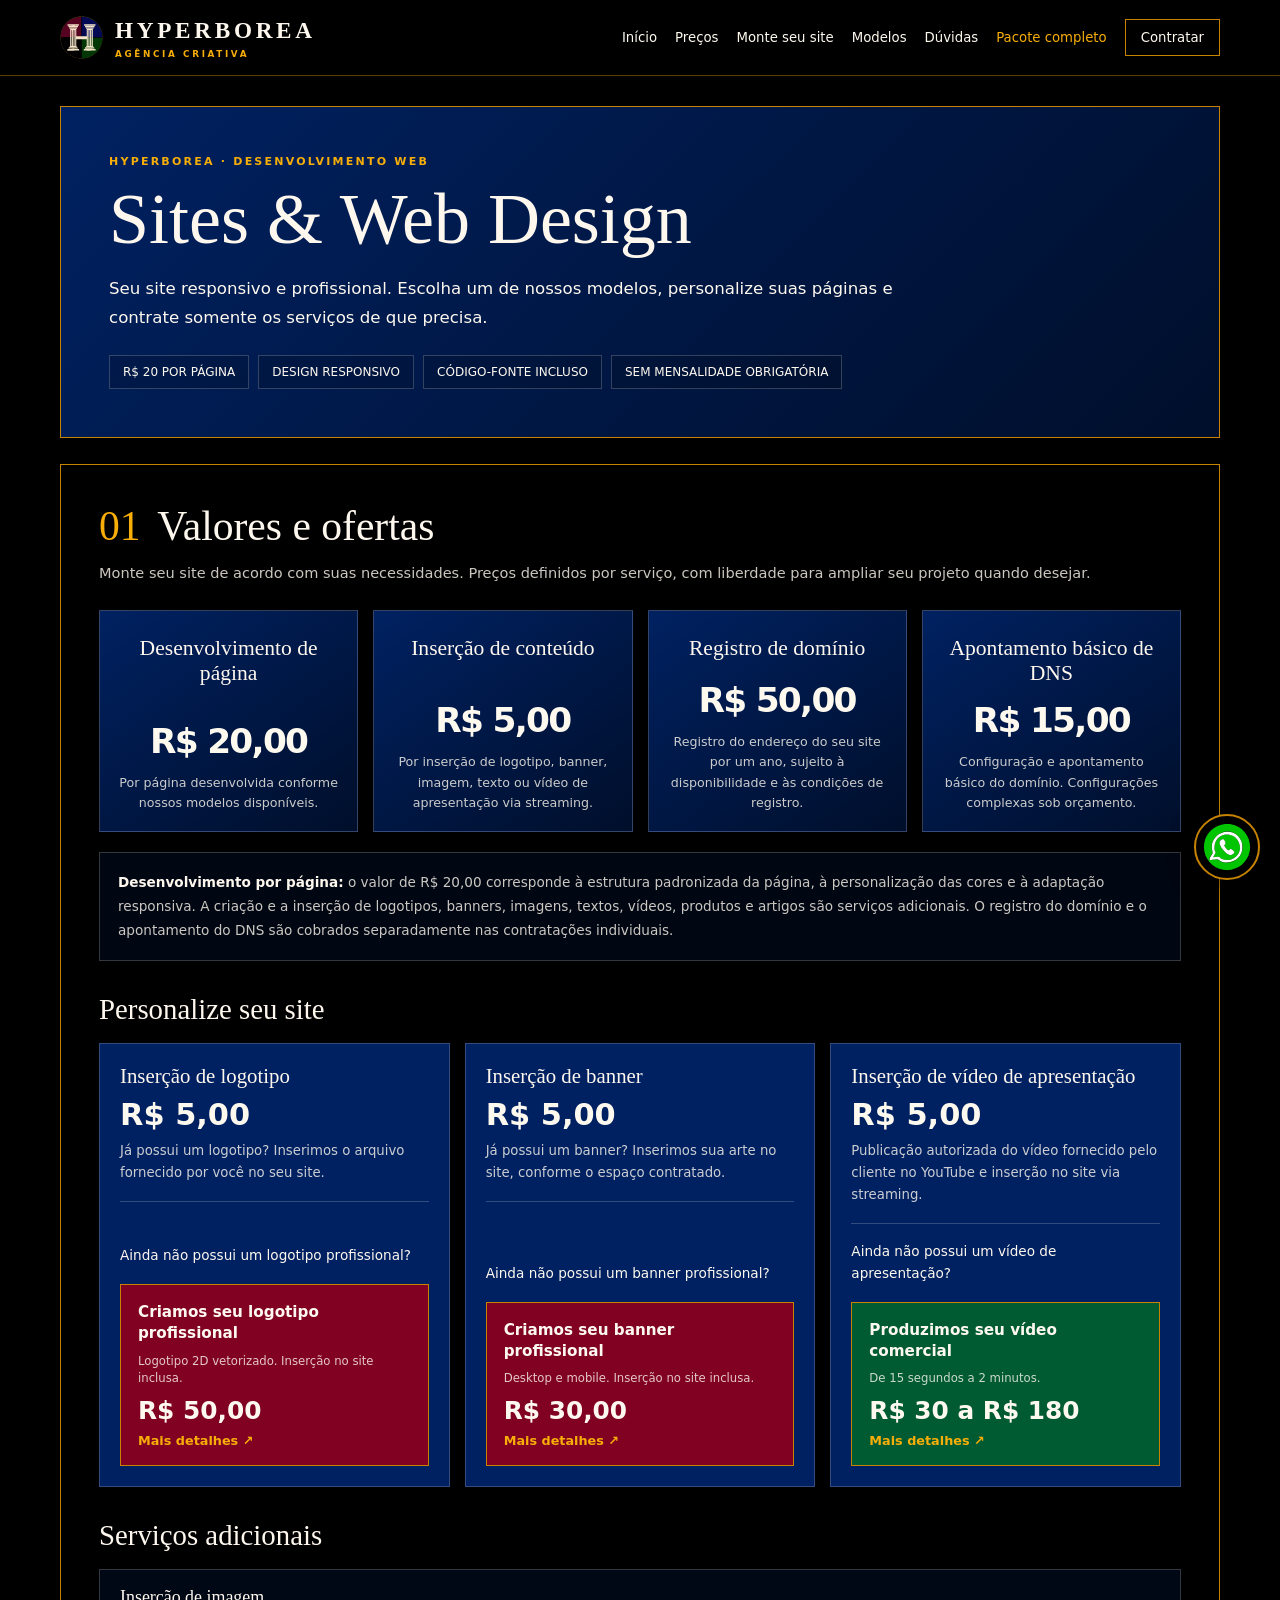
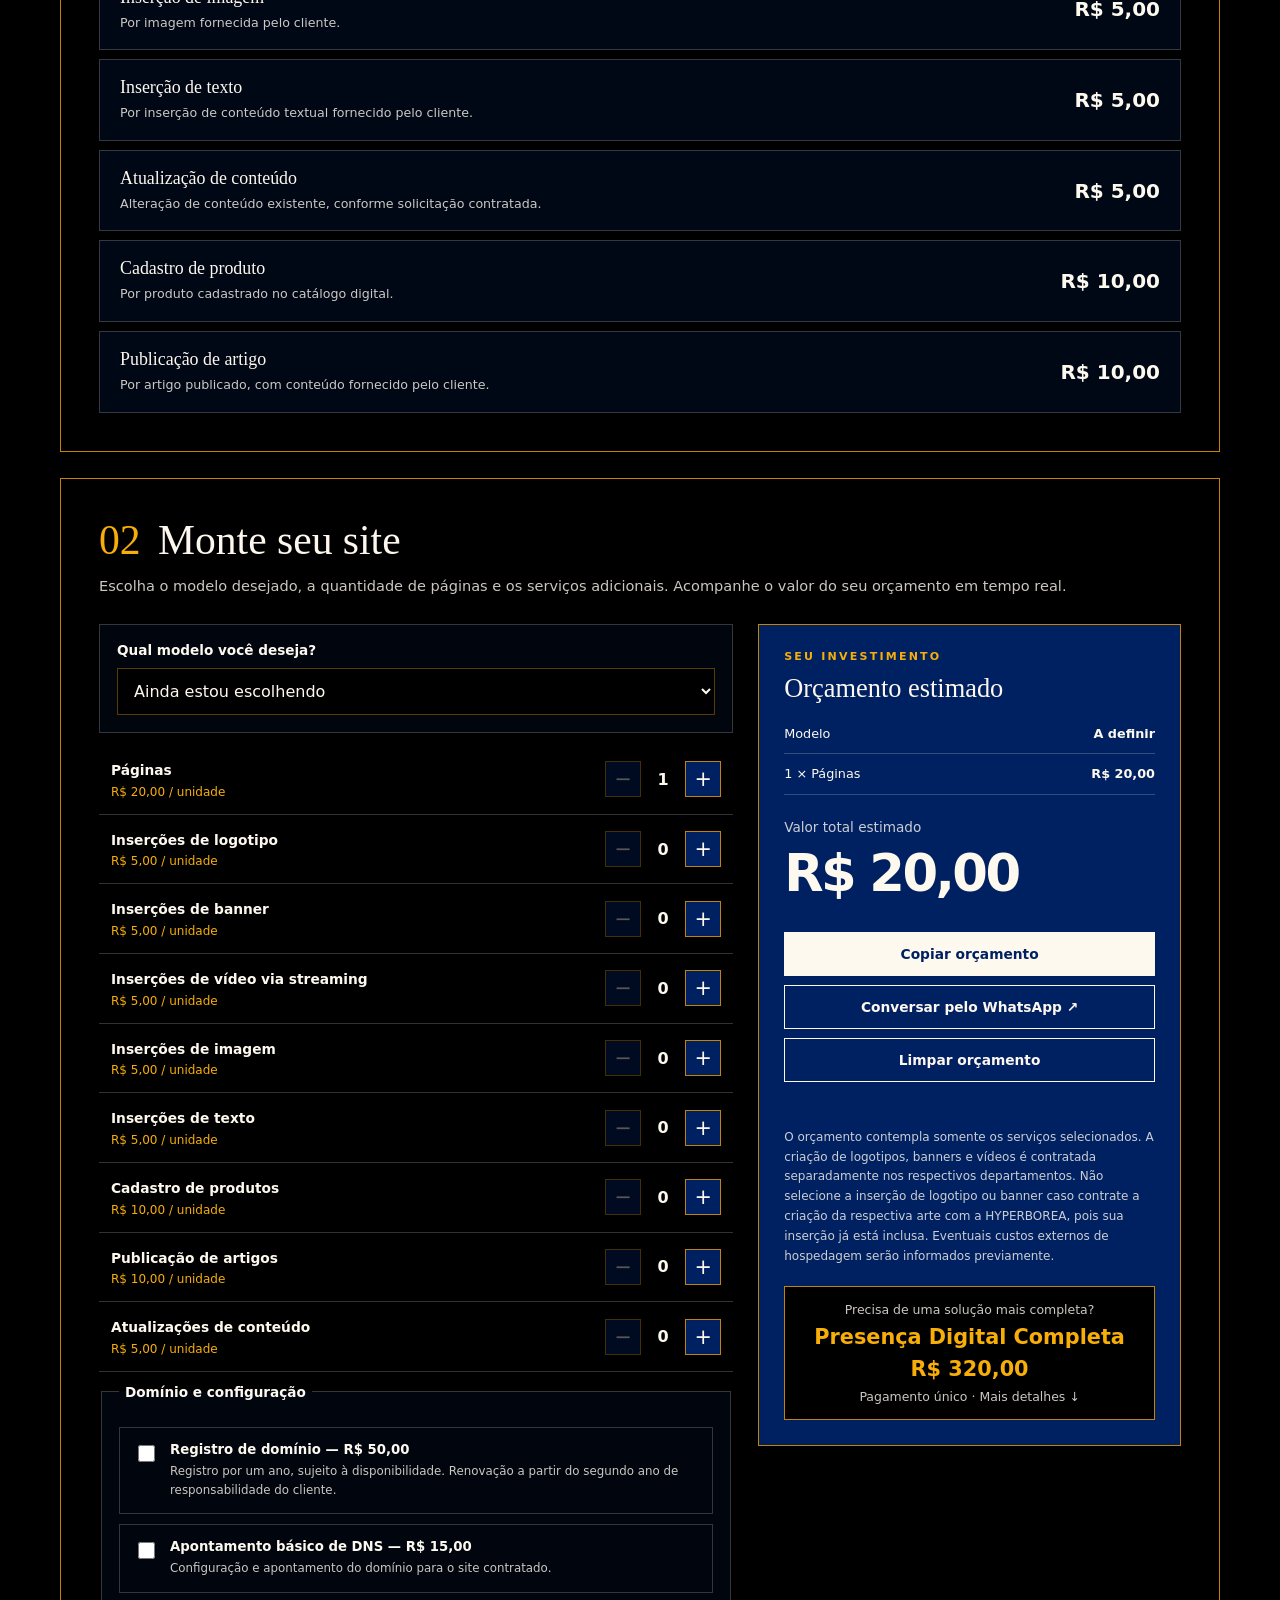
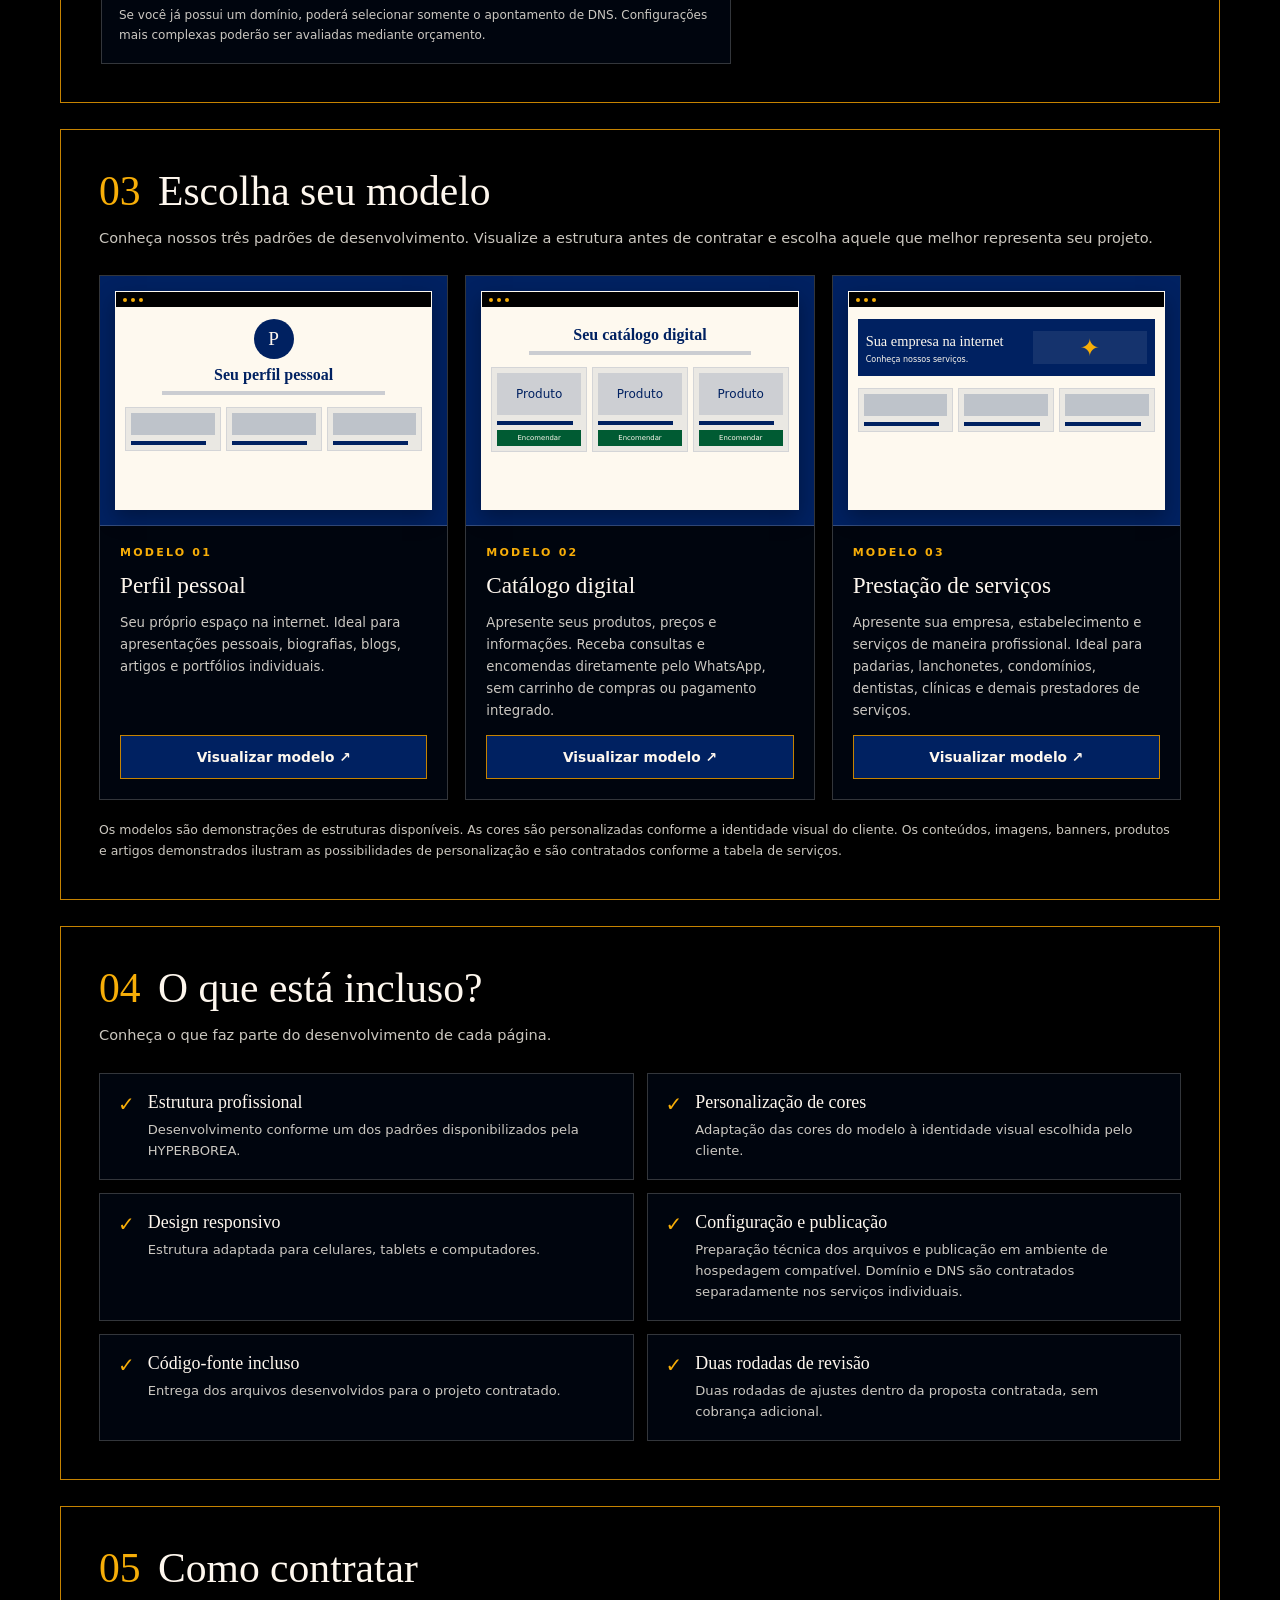
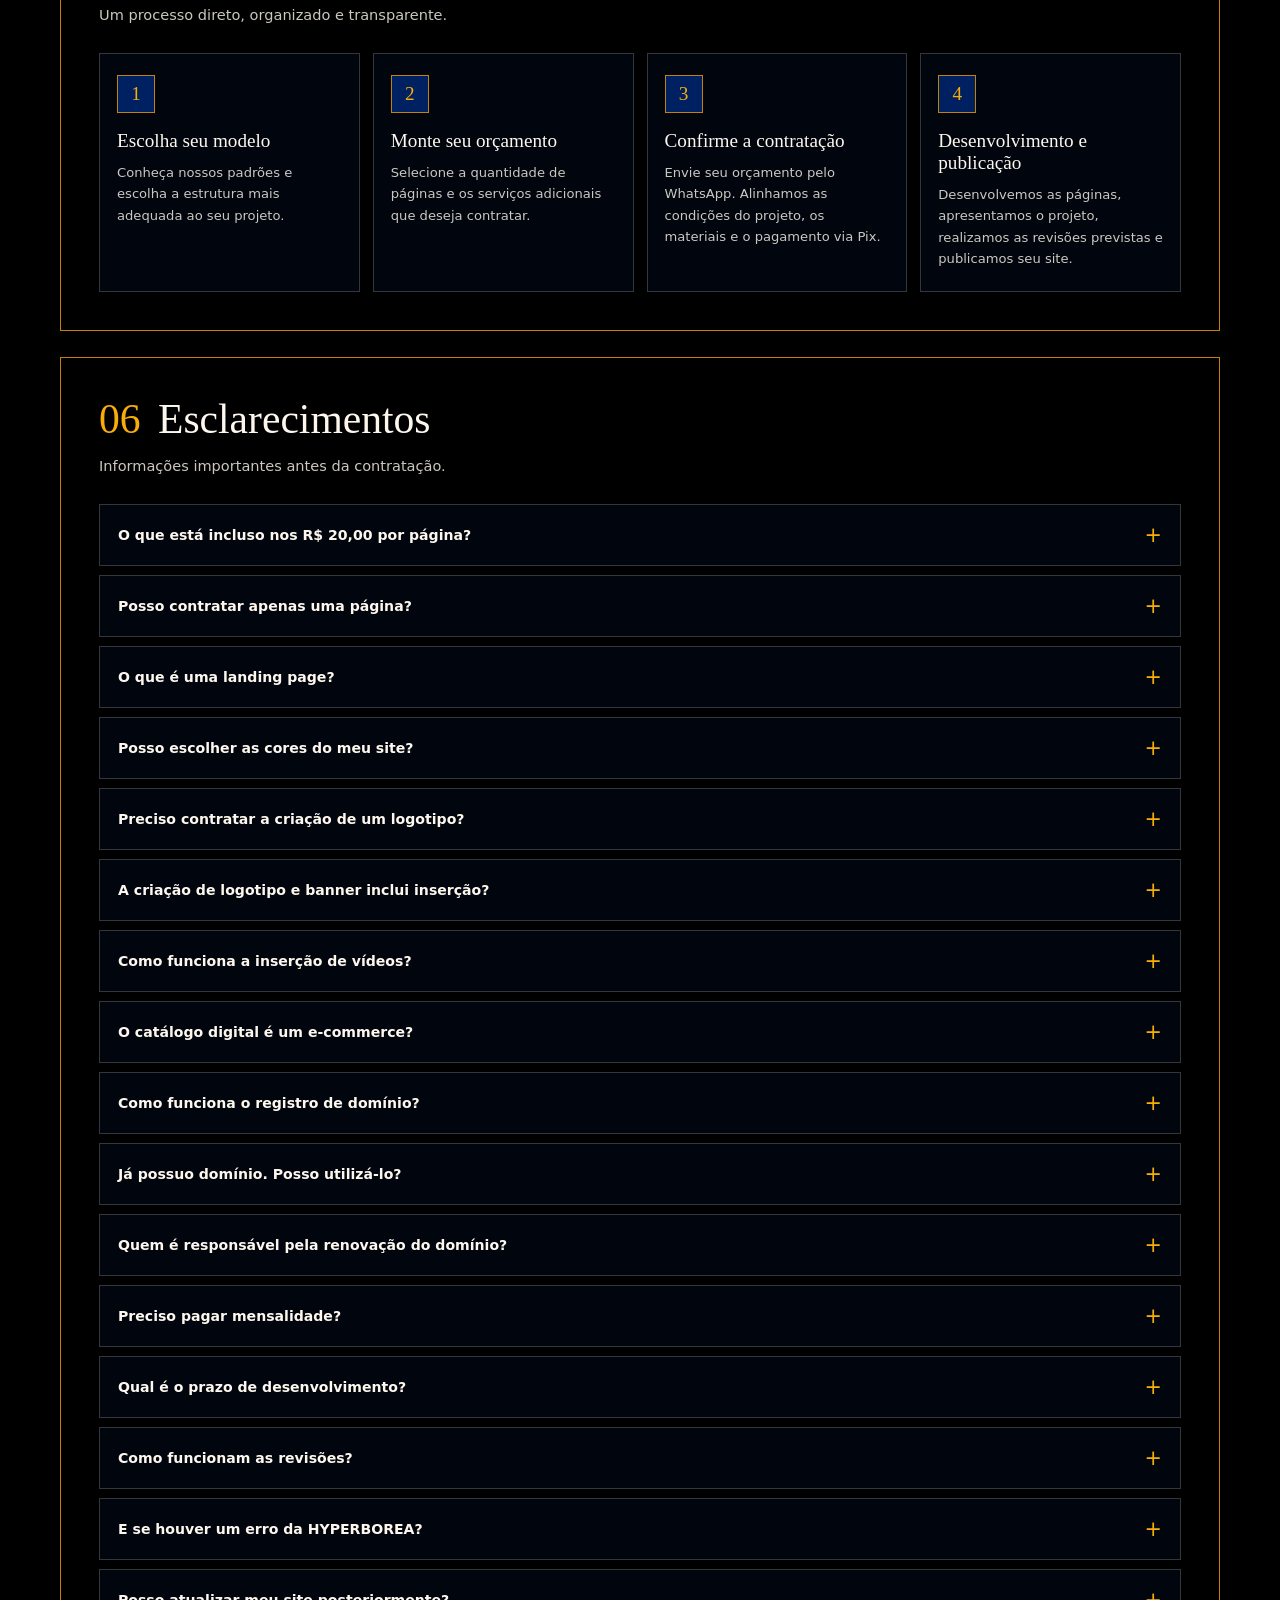
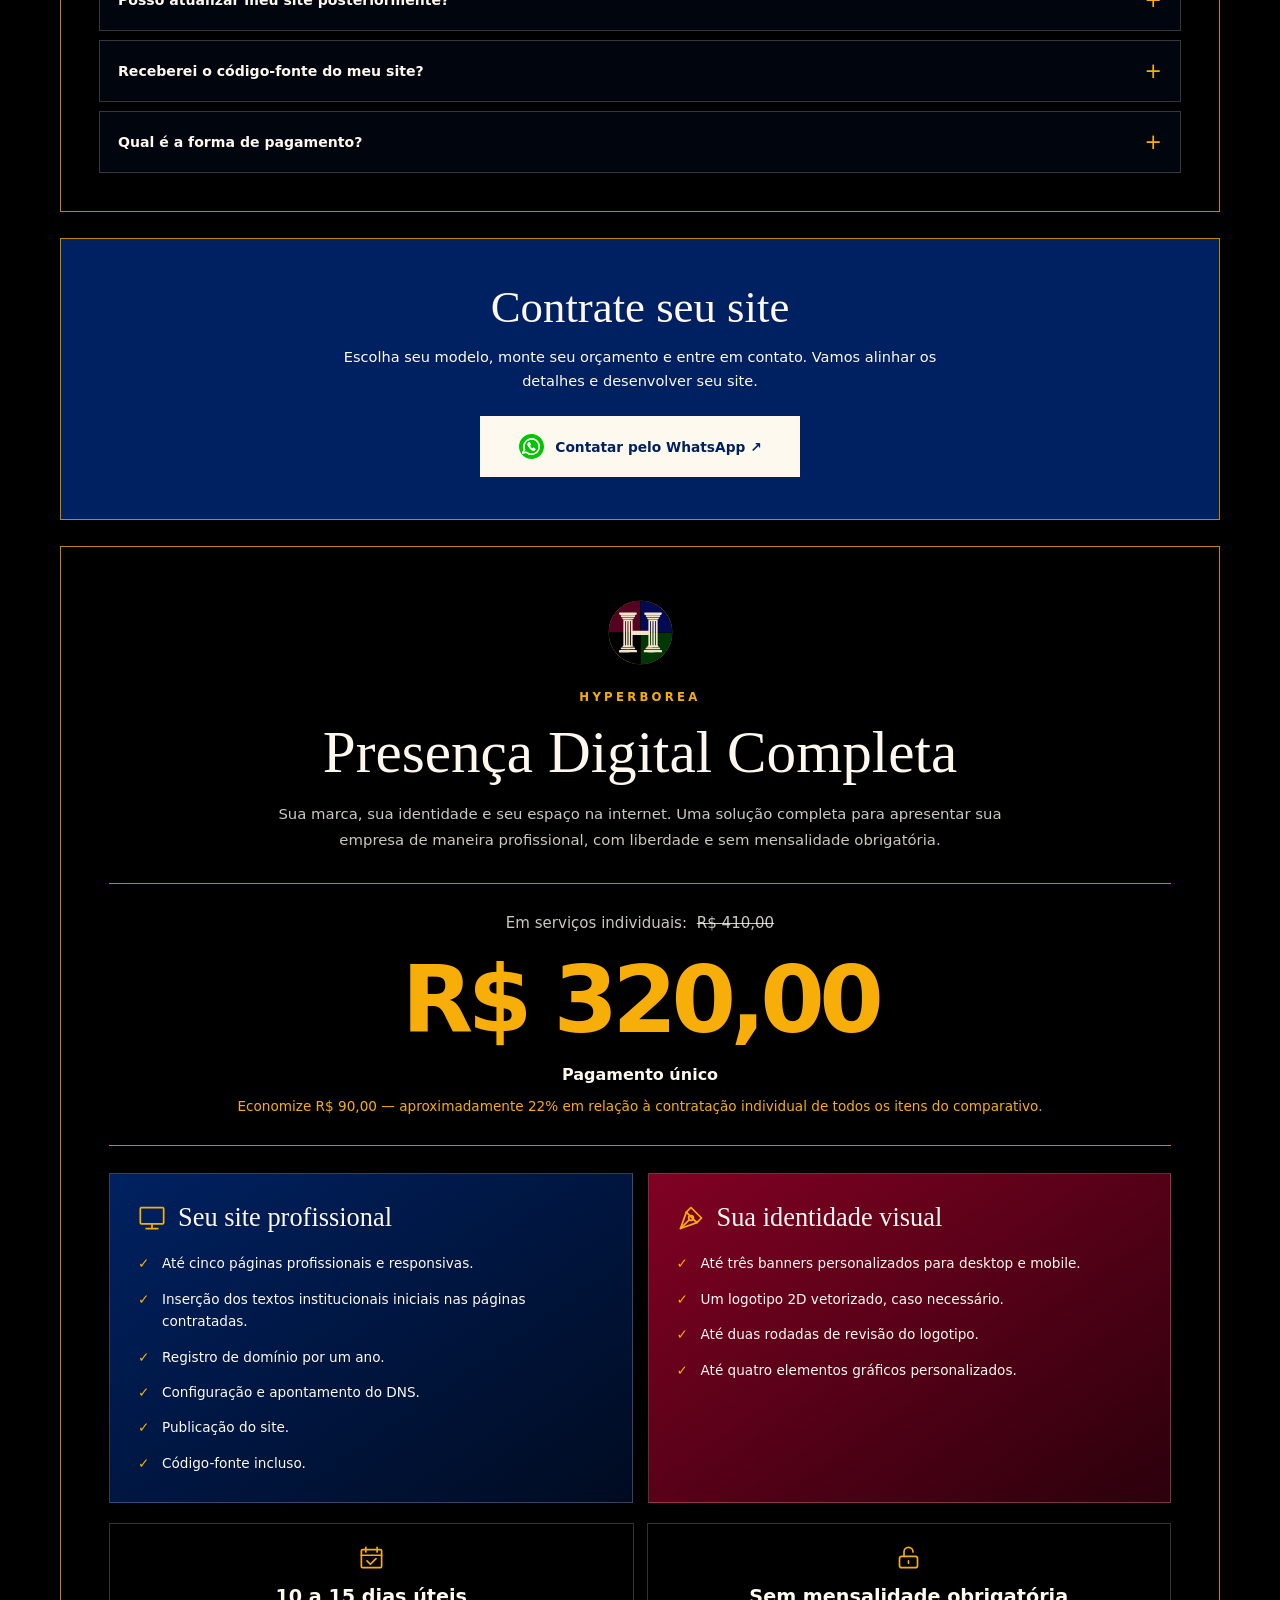
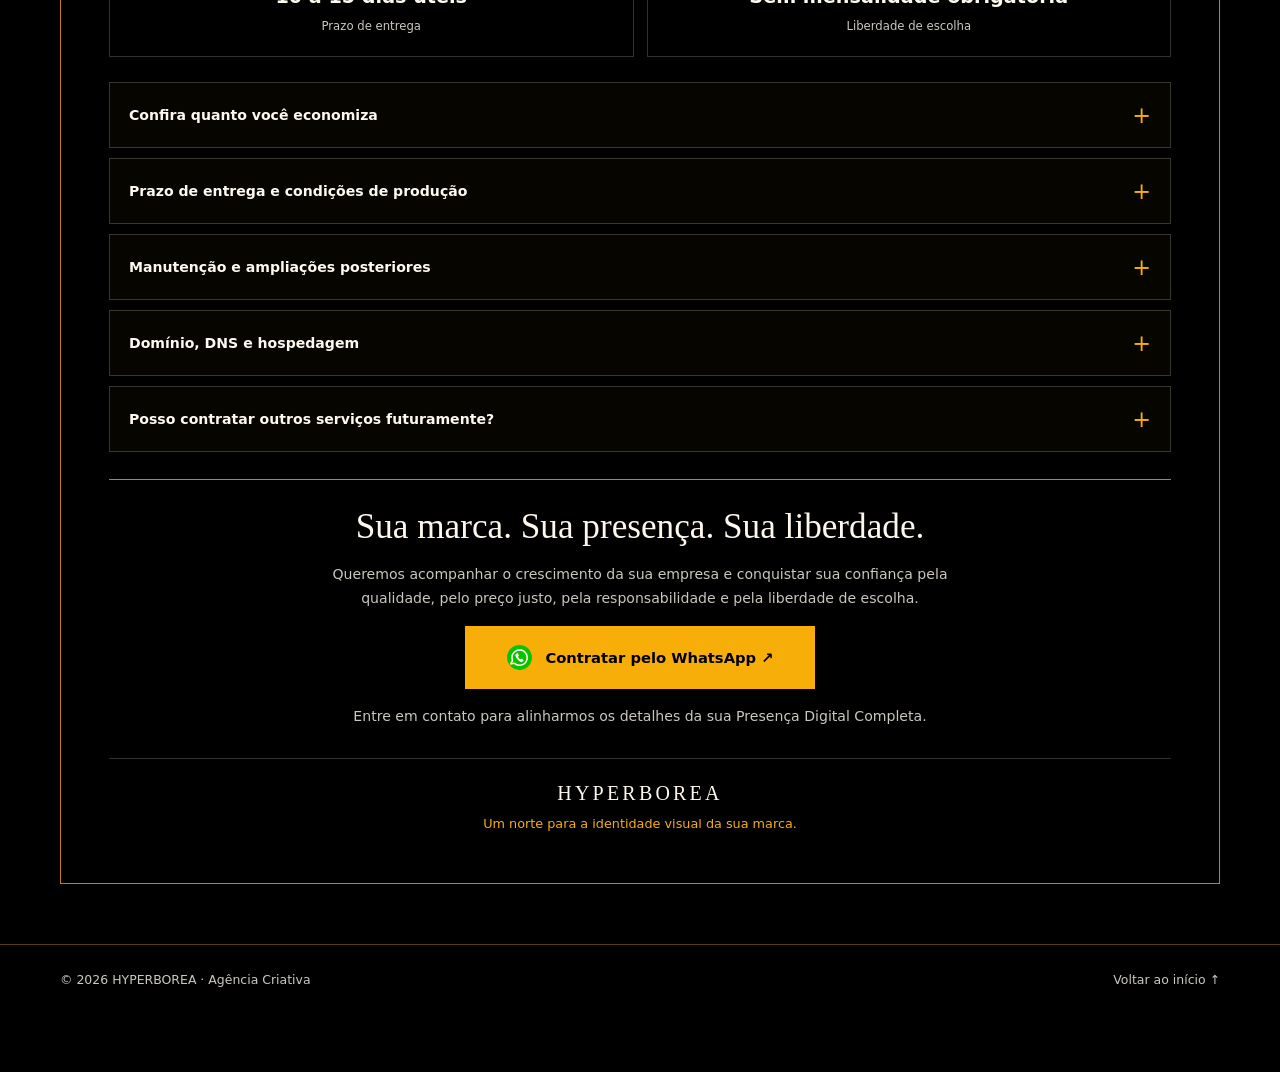
<file: sites.html>
<!doctype html>
<html lang="pt-BR">
<head>

  <meta charset="utf-8">
  <meta name="viewport" content="width=device-width, initial-scale=1">
  <meta name="theme-color" content="#000000">

  <meta name="description" content="Sites e Web Design HYPERBOREA. Páginas profissionais e responsivas por R$ 20,00. Simule seu orçamento ou contrate nossa Presença Digital Completa por R$ 320,00, sem mensalidade obrigatória.">

  <title>Sites &amp; Web Design | HYPERBOREA</title>

  <link rel="icon" href="/assets/img/monograma-h.svg" type="image/svg+xml">

  <style>

    /* ========================================
       HYPERBOREA — IDENTIDADE CROMÁTICA
       ======================================== */

    :root {
      --azul-boreal:#002161;
      --vinho:#810123;
      --verde:#005B33;
      --preto:#000000;
      --branco-polar:#FEF9EF;
      --marfim:#FEF7EE;
      --dourado-solar:#F7AE08;
      --dourado-radar:#C68301;
      --texto:var(--branco-polar);
      --suave:rgba(254,249,239,.80);
      --linha:rgba(254,249,239,.20);
      --linha-solar:rgba(247,174,8,.35);
    }

    /* CONFIGURAÇÕES GERAIS */

    *,*::before,*::after {
      box-sizing:border-box;
    }

    html {
      scroll-behavior:smooth;
      scroll-padding-top:95px;
    }

    body {
      margin:0;
      background:var(--preto);
      color:var(--texto);
      font-family:system-ui,-apple-system,"Segoe UI",sans-serif;
    }

    img {
      display:block;
      max-width:100%;
    }

    a {
      color:inherit;
      text-decoration:none;
    }

    button,summary,select {
      cursor:pointer;
    }

    button,input,select,textarea {
      font:inherit;
    }

    [hidden] {
      display:none!important;
    }

    h1,h2,h3,h4,p {
      margin:0;
    }

    h1,h2,h3,h4 {
      font-family:Georgia,"Times New Roman",serif;
      font-weight:500;
      color:var(--marfim);
    }

    a:focus-visible,
    button:focus-visible,
    input:focus-visible,
    summary:focus-visible,
    select:focus-visible {
      outline:2px solid var(--dourado-solar);
      outline-offset:4px;
    }

    .container {
      width:min(1160px,calc(100% - 40px));
      margin-inline:auto;
    }

    .gold {
      color:var(--dourado-solar);
    }

    .eyebrow {
      color:var(--dourado-solar);
      font-size:.69rem;
      font-weight:750;
      letter-spacing:.20em;
      text-transform:uppercase;
    }

    .skip {
      position:absolute;
      top:-100px;
      left:15px;
      z-index:100;
      padding:12px;
      background:var(--marfim);
      color:var(--preto);
    }

    .skip:focus {
      top:10px;
    }

    /* ========================================
       CABEÇALHO
       ======================================== */

    .site-header {
      position:sticky;
      top:0;
      z-index:30;
      background:rgba(0,0,0,.95);
      backdrop-filter:blur(12px);
      border-bottom:1px solid var(--linha-solar);
    }

    .nav-row {
      min-height:75px;
      display:flex;
      align-items:center;
      justify-content:space-between;
      gap:20px;
    }

    .brand {
      display:inline-flex;
      align-items:center;
      gap:12px;
      color:var(--marfim);
    }

    .brand img {
      width:43px;
      height:48px;
      object-fit:contain;
    }

    .brand strong {
      display:block;
      font:600 clamp(.99rem,2vw,1.45rem) Georgia,serif;
      letter-spacing:.16em;
    }

    .brand small {
      display:block;
      margin-top:5px;
      color:var(--dourado-solar);
      font-size:.55rem;
      font-weight:600;
      letter-spacing:.30em;
    }

    .nav-links {
      display:flex;
      align-items:center;
      gap:18px;
      font-size:.83rem;
    }

    .nav-links a:hover {
      color:var(--dourado-solar);
    }

    .nav-cta {
      padding:10px 15px;
      border:1px solid var(--dourado-radar);
    }

    /* MENU MOBILE */

    .mobile-menu {
      display:none;
      position:relative;
    }

    .mobile-menu summary {
      list-style:none;
      padding:10px 13px;
      border:1px solid var(--marfim);
      color:var(--marfim);
      font-size:.85rem;
      font-weight:700;
    }

    .mobile-menu summary::-webkit-details-marker {
      display:none;
    }

    .mobile-menu nav {
      position:absolute;
      right:0;
      top:calc(100% + 12px);
      min-width:205px;
      display:grid;
      gap:8px;
      padding:12px;
      max-height:75vh;
      overflow-y:auto;
      background:var(--preto);
      border:1px solid var(--dourado-radar);
      box-shadow:0 18px 40px #000A;
    }

    .mobile-menu:not([open]) nav {
      display:none;
    }

    .mobile-menu nav a {
      padding:12px;
      border:1px solid var(--linha);
      text-align:center;
      white-space:nowrap;
      font-size:.85rem;
    }

    .mobile-menu nav a:hover {
      background:var(--azul-boreal);
      border-color:var(--dourado-solar);
    }

    /* ========================================
       CONTAINERS COMERCIAIS
       ======================================== */

    .page-content {
      display:grid;
      gap:26px;
      padding-top:30px;
      padding-bottom:60px;
    }

    .content-panel {
      min-width:0;
      padding:clamp(20px,4vw,38px);
      background:var(--preto);
      border:1px solid var(--dourado-radar);
    }

    .panel-heading {
      margin-bottom:25px;
    }

    .panel-heading h2 {
      font-size:clamp(1.65rem,3.5vw,2.6rem);
      line-height:1.15;
      margin-bottom:10px;
    }

    .panel-heading p {
      color:var(--suave);
      font-size:.91rem;
      line-height:1.7;
    }

    .section-number {
      color:var(--dourado-solar);
      margin-right:7px;
    }

    .subheading {
      font-size:clamp(1.3rem,2.5vw,1.8rem);
      margin:32px 0 17px;
    }

    /* ========================================
       ABERTURA COMERCIAL
       ======================================== */

    .hero {
      padding:clamp(26px,5vw,48px);
      background:linear-gradient(135deg,var(--azul-boreal),#00216170);
      border:1px solid var(--dourado-radar);
    }

    .hero h1 {
      font-size:clamp(2.5rem,6vw,4.5rem);
      line-height:1.05;
      margin:14px 0 16px;
    }

    .hero .lead {
      max-width:790px;
      font-size:clamp(.91rem,1.3vw,1.05rem);
      line-height:1.75;
    }

    .hero-info {
      display:flex;
      flex-wrap:wrap;
      gap:9px;
      margin-top:23px;
    }

    .hero-info span {
      padding:9px 13px;
      border:1px solid var(--linha);
      background:#00000025;
      font-size:.75rem;
    }

    /* BOTÕES */

    .btn {
      display:inline-flex;
      align-items:center;
      justify-content:center;
      gap:10px;
      padding:13px 19px;
      font-size:.86rem;
      font-weight:700;
      text-align:center;
      border:1px solid var(--marfim);
      transition:background .2s,border-color .2s,transform .2s;
    }

    .btn-primary {
      background:var(--branco-polar);
      color:var(--azul-boreal);
    }

    .btn-primary:hover {
      background:var(--dourado-solar);
      color:var(--preto);
      border-color:var(--dourado-solar);
      transform:translateY(-2px);
    }

    .btn-outline {
      background:transparent;
      color:var(--marfim);
    }

    .btn-outline:hover {
      background:#FEF9EF12;
      border-color:var(--dourado-solar);
    }

    /* ========================================
       01 — VALORES E OFERTAS
       ======================================== */

    .prices-grid {
      display:grid;
      grid-template-columns:repeat(4,minmax(0,1fr));
      gap:15px;
    }

    .price-card {
      display:flex;
      flex-direction:column;
      align-items:center;
      text-align:center;
      padding:25px 15px 18px;
      background:linear-gradient(145deg,var(--azul-boreal),#00216170);
      border:1px solid var(--linha);
      transition:transform .25s,border-color .25s;
    }

    .price-card:hover {
      transform:translateY(-3px);
      border-color:var(--dourado-solar);
    }

    .price-card h3 {
      font-size:clamp(1rem,2vw,1.35rem);
      margin-bottom:14px;
    }

    .price-value {
      color:var(--branco-polar);
      font-size:clamp(1.4rem,3vw,2.15rem);
      font-weight:750;
      letter-spacing:-.05em;
      white-space:nowrap;
      margin-bottom:12px;
      margin-top:auto;
    }

    .price-card p:last-child {
      color:var(--suave);
      font-size:.79rem;
      line-height:1.6;
    }

    .pricing-note {
      margin-top:20px;
      padding:18px;
      border:1px solid var(--linha);
      background:#00216130;
      color:var(--suave);
      font-size:.85rem;
      line-height:1.75;
    }

    .pricing-note strong {
      color:var(--marfim);
    }

    /* ========================================
       PERSONALIZAÇÃO DO SITE
       ======================================== */

    .custom-grid {
      display:grid;
      grid-template-columns:repeat(3,minmax(0,1fr));
      gap:15px;
    }

    .custom-card {
      display:flex;
      flex-direction:column;
      gap:17px;
      padding:20px;
      min-width:0;
      background:var(--azul-boreal);
      border:1px solid var(--linha);
    }

    .custom-card h3 {
      font-size:1.3rem;
      line-height:1.2;
    }

    .custom-card .description {
      font-size:.83rem;
      line-height:1.65;
      color:var(--suave);
    }

    .custom-price {
      color:var(--branco-polar);
      font-size:1.9rem;
      font-weight:750;
      margin:8px 0;
    }

    .custom-divider {
      height:1px;
      background:var(--linha);
    }

    .custom-question {
      font-size:.85rem;
      line-height:1.6;
      margin-top:auto;
    }

    .department-link {
      display:flex;
      flex-direction:column;
      gap:8px;
      padding:17px;
      min-height:145px;
      border:1px solid var(--dourado-radar);
      transition:transform .25s,border-color .25s,box-shadow .25s;
    }

    .department-link:hover {
      transform:translateY(-3px);
      border-color:var(--dourado-solar);
      box-shadow:0 0 20px #F7AE0822;
    }

    .department-design {
      background:var(--vinho);
    }

    .department-video {
      background:var(--verde);
    }

    .department-link strong {
      font-size:.95rem;
      line-height:1.4;
    }

    .department-link small {
      color:var(--suave);
      font-size:.73rem;
      line-height:1.5;
    }

    .department-price {
      font-size:1.55rem;
      font-weight:750;
      color:var(--branco-polar);
    }

    .department-details {
      color:var(--dourado-solar);
      font-size:.80rem;
      font-weight:700;
      margin-top:auto;
    }

    /* ========================================
       SERVIÇOS ADICIONAIS
       ======================================== */

    .additional-list {
      display:grid;
      gap:9px;
    }

    .additional-item {
      display:flex;
      align-items:center;
      justify-content:space-between;
      gap:15px;
      padding:17px 20px;
      background:#00216138;
      border:1px solid var(--linha);
    }

    .additional-item h3 {
      font-size:1.12rem;
      margin-bottom:5px;
    }

    .additional-item p {
      color:var(--suave);
      font-size:.79rem;
      line-height:1.55;
    }

    .additional-price {
      color:var(--branco-polar);
      font-size:1.25rem;
      font-weight:750;
      white-space:nowrap;
    }

    /* ========================================
       02 — SIMULADOR DE ORÇAMENTO
       ======================================== */

    .calculator-layout {
      display:grid;
      grid-template-columns:minmax(0,1.5fr) minmax(0,1fr);
      gap:25px;
      align-items:start;
    }

    .calculator-controls {
      display:grid;
      gap:12px;
    }

    .calculator-field {
      min-width:0;
      padding:17px;
      background:#00216126;
      border:1px solid var(--linha);
    }

    .calculator-field label,
    .calculator-field legend {
      display:block;
      margin-bottom:10px;
      font-size:.85rem;
      font-weight:650;
    }

    .calculator-field legend {
      padding:0 6px;
    }

    .calculator-field select {
      width:100%;
      padding:12px;
      color:var(--branco-polar);
      background:var(--preto);
      border:1px solid var(--linha-solar);
    }

    .quantity-row {
      display:flex;
      align-items:center;
      justify-content:space-between;
      gap:12px;
      padding:15px 12px;
      border-bottom:1px solid var(--linha);
    }

    .quantity-info {
      flex:1;
      min-width:0;
    }

    .quantity-info strong {
      display:block;
      font-size:.86rem;
      font-weight:650;
      line-height:1.5;
    }

    .quantity-info small {
      display:block;
      margin-top:4px;
      font-size:.75rem;
      color:var(--dourado-solar);
    }

    .quantity-control {
      display:flex;
      align-items:center;
      gap:7px;
      flex:none;
    }

    .quantity-control button {
      display:grid;
      place-items:center;
      width:36px;
      height:36px;
      padding:0;
      background:var(--azul-boreal);
      border:1px solid var(--dourado-radar);
      color:var(--marfim);
      font-size:1.3rem;
    }

    .quantity-control button:hover:not(:disabled) {
      background:var(--branco-polar);
      color:var(--azul-boreal);
    }

    .quantity-control button:disabled {
      opacity:.35;
      cursor:not-allowed;
    }

    .quantity-control output {
      width:30px;
      text-align:center;
      font-weight:700;
      font-variant-numeric:tabular-nums;
    }

    /* DOMÍNIO E DNS */

    .domain-options {
      display:grid;
      gap:10px;
    }

    .domain-option {
      display:flex!important;
      align-items:flex-start;
      gap:12px;
      padding:14px;
      border:1px solid var(--linha);
      cursor:pointer;
      margin-bottom:0!important;
      font-weight:400!important;
    }

    .domain-option:has(input:checked) {
      border-color:var(--dourado-solar);
      background:var(--azul-boreal);
    }

    .domain-option input {
      flex:none;
      accent-color:var(--dourado-solar);
      margin-top:3px;
      width:17px;
      height:17px;
    }

    .domain-option strong {
      display:block;
      margin-bottom:5px;
      font-size:.83rem;
    }

    .domain-option small {
      color:var(--suave);
      font-size:.74rem;
      line-height:1.5;
    }

    .domain-note {
      margin-top:13px;
      font-size:.75rem;
      color:var(--suave);
      line-height:1.65;
    }

    /* RESULTADO DO ORÇAMENTO */

    .budget-result {
      position:sticky;
      top:100px;
      min-width:0;
      padding:25px;
      background:var(--azul-boreal);
      border:1px solid var(--dourado-radar);
    }

    .budget-result h3 {
      font-size:1.65rem;
      margin:10px 0 20px;
    }

    .budget-breakdown {
      display:grid;
      gap:10px;
    }

    .budget-line {
      display:flex;
      justify-content:space-between;
      gap:13px;
      font-size:.8rem;
      line-height:1.5;
      padding-bottom:10px;
      border-bottom:1px solid var(--linha);
    }

    .budget-line strong {
      text-align:right;
      font-weight:650;
      overflow-wrap:anywhere;
    }

    .total-label {
      margin-top:24px;
      color:var(--suave);
      font-size:.85rem;
    }

    .budget-total {
      margin:8px 0 20px;
      font-size:clamp(2rem,4vw,3.3rem);
      font-weight:750;
      letter-spacing:-.05em;
      font-variant-numeric:tabular-nums;
      overflow-wrap:anywhere;
    }

    .budget-result .btn {
      width:100%;
      margin-top:9px;
    }

    .budget-note {
      margin-top:18px;
      color:var(--suave);
      font-size:.75rem;
      line-height:1.65;
    }

    .copy-message {
      font-size:.8rem;
      margin-top:13px;
      min-height:1.2em;
    }

    .manual-copy {
      width:100%;
      min-height:140px;
      margin-top:10px;
      padding:12px;
      background:var(--preto);
      color:var(--marfim);
      border:1px solid var(--linha);
      resize:vertical;
    }

    .budget-package {
      display:block;
      padding:15px;
      margin-top:20px;
      background:var(--preto);
      border:1px solid var(--dourado-radar);
      text-align:center;
    }

    .budget-package span {
      display:block;
      font-size:.78rem;
      color:var(--suave);
    }

    .budget-package strong {
      display:block;
      font-size:1.3rem;
      color:var(--dourado-solar);
      margin:8px 0;
    }

    .budget-package:hover {
      border-color:var(--dourado-solar);
    }

    /* ========================================
       03 — MODELOS DE SITES
       ======================================== */

    .models-grid {
      display:grid;
      grid-template-columns:repeat(3,minmax(0,1fr));
      gap:17px;
    }

    .model-card {
      min-width:0;
      display:flex;
      flex-direction:column;
      border:1px solid var(--linha);
      background:#00216126;
    }

    .model-card:hover {
      border-color:var(--dourado-radar);
    }

    .model-preview {
      display:grid;
      place-items:center;
      padding:15px;
      background:var(--azul-boreal);
      border-bottom:1px solid var(--linha);
    }

    .mini-browser {
      width:100%;
      aspect-ratio:16/11;
      overflow:hidden;
      background:var(--branco-polar);
      color:var(--preto);
      border:1px solid var(--linha);
      box-shadow:0 8px 20px #0005;
    }

    .mini-bar {
      height:15px;
      display:flex;
      align-items:center;
      gap:4px;
      padding:0 7px;
      background:var(--preto);
    }

    .mini-bar i {
      width:4px;
      height:4px;
      background:var(--dourado-solar);
      border-radius:50%;
    }

    .mini-content {
      padding:12px 9px;
      text-align:center;
    }

    .mini-title {
      font-family:Georgia,serif;
      font-weight:600;
      font-size:clamp(.7rem,1.4vw,1rem);
      color:var(--azul-boreal);
      margin:7px 0;
    }

    .mini-text {
      height:4px;
      width:75%;
      background:#00216133;
      margin:7px auto;
    }

    .mini-avatar {
      width:40px;
      height:40px;
      border-radius:50%;
      margin:0 auto;
      display:grid;
      place-items:center;
      background:var(--azul-boreal);
      color:var(--marfim);
      font:500 1.2rem Georgia,serif;
    }

    .mini-grid {
      display:grid;
      grid-template-columns:repeat(3,minmax(0,1fr));
      gap:5px;
      margin-top:12px;
    }

    .mini-tile {
      background:#00216114;
      border:1px solid #00216118;
      padding:5px;
      min-width:0;
    }

    .mini-tile i {
      display:block;
      width:100%;
      height:22px;
      background:#00216130;
      margin-bottom:6px;
    }

    .mini-tile b {
      display:block;
      height:4px;
      width:90%;
      background:var(--azul-boreal);
    }

    .mini-product {
      display:grid;
      place-items:center;
      height:42px;
      background:#00216120;
      font-size:.75rem;
      color:var(--azul-boreal);
      margin-bottom:6px;
    }

    .mini-order {
      background:var(--verde);
      color:var(--branco-polar);
      font-size:.43rem;
      padding:4px 1px;
      margin-top:5px;
    }

    .mini-service-hero {
      display:grid;
      grid-template-columns:1.4fr 1fr;
      gap:7px;
      background:var(--azul-boreal);
      color:var(--branco-polar);
      padding:12px 8px;
      text-align:left;
    }

    .mini-service-hero strong {
      font:500 .9rem Georgia,serif;
    }

    .mini-service-hero p {
      font-size:.50rem;
      margin-top:5px;
    }

    .mini-service-art {
      background:#FEF9EF15;
      display:grid;
      place-items:center;
      color:var(--dourado-solar);
      font-size:1.5rem;
    }

    .model-body {
      display:flex;
      flex-direction:column;
      flex:1;
      gap:13px;
      padding:20px;
    }

    .model-body h3 {
      font-size:1.45rem;
      line-height:1.2;
    }

    .model-body p:not(.eyebrow) {
      font-size:.83rem;
      line-height:1.65;
      color:var(--suave);
    }

    .model-body .btn {
      margin-top:auto;
      width:100%;
      background:var(--azul-boreal);
      border-color:var(--dourado-radar);
    }

    .model-body .btn:hover {
      background:var(--branco-polar);
      color:var(--azul-boreal);
    }

    .model-note {
      margin-top:19px;
      color:var(--suave);
      font-size:.78rem;
      line-height:1.7;
    }

    /* ========================================
       VISUALIZADOR DOS MODELOS
       ======================================== */

    .model-dialog {
      width:min(950px,calc(100% - 24px));
      max-height:94vh;
      max-height:94dvh;
      overflow-y:auto;
      padding:17px;
      color:var(--marfim);
      background:var(--preto);
      border:1px solid var(--dourado-radar);
      box-shadow:0 20px 80px #000C;
    }

    .model-dialog::backdrop {
      background:rgba(0,0,0,.88);
      backdrop-filter:blur(5px);
    }

    .dialog-top {
      display:flex;
      align-items:center;
      justify-content:space-between;
      gap:15px;
      margin-bottom:15px;
    }

    .dialog-top h3 {
      font-size:1.3rem;
    }

    .dialog-close {
      padding:9px 12px;
      color:var(--marfim);
      background:var(--azul-boreal);
      border:1px solid var(--linha);
      white-space:nowrap;
    }

    .demo-site {
      background:var(--branco-polar);
      color:var(--azul-boreal);
      min-height:350px;
    }

    .demo-header {
      padding:18px;
      background:var(--azul-boreal);
      color:var(--branco-polar);
      text-align:center;
    }

    .demo-header strong {
      font:500 1.35rem Georgia,serif;
    }

    .demo-nav {
      display:flex;
      justify-content:center;
      flex-wrap:wrap;
      gap:8px;
      margin-top:13px;
    }

    .demo-nav button {
      padding:7px 12px;
      background:transparent;
      color:var(--branco-polar);
      border:1px solid #FEF9EF44;
      font-size:.75rem;
    }

    .demo-nav button[aria-pressed="true"] {
      color:var(--azul-boreal);
      background:var(--branco-polar);
    }

    .demo-content {
      padding:clamp(22px,5vw,42px);
    }

    .demo-content h2,
    .demo-content h3 {
      color:var(--azul-boreal);
    }

    .demo-content h2 {
      font-size:clamp(1.7rem,4vw,2.7rem);
      margin-bottom:12px;
    }

    .demo-content p {
      font-size:.9rem;
      line-height:1.7;
      margin-bottom:15px;
      color:#374151;
    }

    .demo-profile {
      text-align:center;
      margin-bottom:25px;
    }

    .demo-avatar {
      width:85px;
      height:85px;
      border-radius:50%;
      display:grid;
      place-items:center;
      margin:0 auto 20px;
      background:var(--azul-boreal);
      color:var(--branco-polar);
      font:500 2.5rem Georgia,serif;
    }

    .demo-grid {
      display:grid;
      grid-template-columns:repeat(3,minmax(0,1fr));
      gap:13px;
    }

    .demo-card {
      min-width:0;
      padding:17px;
      border:1px solid #00216130;
      background:#00216108;
    }

    .demo-card h3 {
      font-size:1.05rem;
      margin:9px 0;
    }

    .demo-card p {
      font-size:.78rem;
      margin-bottom:0;
    }

    .demo-image {
      min-height:90px;
      display:grid;
      place-items:center;
      background:#00216115;
      color:var(--azul-boreal);
      font-size:.8rem;
      text-align:center;
      padding:12px;
      margin-bottom:12px;
    }

    .demo-button {
      display:inline-block;
      padding:10px;
      margin-top:12px;
      color:var(--branco-polar);
      background:var(--verde);
      font-size:.73rem;
    }

    .demo-footer {
      padding:15px;
      background:var(--azul-boreal);
      color:var(--branco-polar);
      text-align:center;
      font-size:.72rem;
    }

    .dialog-actions {
      display:flex;
      flex-wrap:wrap;
      gap:10px;
      justify-content:center;
      margin-top:20px;
    }

    .dialog-note {
      margin-top:15px;
      font-size:.78rem;
      line-height:1.65;
      color:var(--suave);
      text-align:center;
    }

    /* ========================================
       04 — O QUE ESTÁ INCLUSO?
       ======================================== */

    .included-grid {
      display:grid;
      grid-template-columns:repeat(2,minmax(0,1fr));
      gap:13px;
    }

    .included-item {
      display:flex;
      align-items:flex-start;
      gap:13px;
      padding:18px;
      border:1px solid var(--linha);
      background:#00216126;
    }

    .included-check {
      color:var(--dourado-solar);
      font-size:1.25rem;
      font-weight:700;
    }

    .included-item h3 {
      font-size:1.12rem;
      margin-bottom:6px;
    }

    .included-item p {
      color:var(--suave);
      font-size:.82rem;
      line-height:1.6;
    }

    /* ========================================
       05 — COMO CONTRATAR
       ======================================== */

    .steps {
      display:grid;
      grid-template-columns:repeat(4,minmax(0,1fr));
      gap:13px;
    }

    .step {
      padding:21px 17px;
      background:#00216126;
      border:1px solid var(--linha);
    }

    .step-number {
      display:grid;
      place-items:center;
      width:38px;
      height:38px;
      background:var(--azul-boreal);
      border:1px solid var(--dourado-radar);
      color:var(--dourado-solar);
      font:500 1.2rem Georgia,serif;
      margin-bottom:17px;
    }

    .step h3 {
      font-size:1.2rem;
      margin-bottom:10px;
    }

    .step p {
      color:var(--suave);
      font-size:.82rem;
      line-height:1.65;
    }

    /* ========================================
       06 — ESCLARECIMENTOS
       ======================================== */

    .faq-list {
      display:grid;
      gap:9px;
    }

    .faq-list details {
      background:#00216126;
      border:1px solid var(--linha);
    }

    .faq-list summary {
      display:flex;
      align-items:center;
      justify-content:space-between;
      gap:16px;
      padding:18px;
      list-style:none;
      color:var(--marfim);
      font-size:.88rem;
      font-weight:650;
    }

    .faq-list summary::-webkit-details-marker {
      display:none;
    }

    .faq-list summary::after {
      content:"+";
      color:var(--dourado-solar);
      font-size:1.3rem;
      font-weight:400;
      flex:none;
    }

    .faq-list details[open] {
      border-color:var(--dourado-radar);
    }

    .faq-list details[open] summary::after {
      content:"−";
    }

    .faq-list details p {
      padding:0 18px 20px;
      color:var(--suave);
      font-size:.85rem;
      line-height:1.8;
    }

    /* ========================================
       HYPERBOREA
       PRESENÇA DIGITAL COMPLETA

       COMPONENTE INSTITUCIONAL
       ======================================== */

    .presence-panel {
      min-width:0;
      padding:clamp(23px,5vw,48px);
      background:var(--preto);
      border:1px solid var(--dourado-radar);
    }

    .presence-heading {
      text-align:center;
      max-width:760px;
      margin:0 auto 30px;
    }

    .presence-monogram {
      width:65px;
      height:75px;
      object-fit:contain;
      margin:0 auto 20px;
    }

    .presence-heading .eyebrow {
      font-size:.73rem;
      letter-spacing:.28em;
    }

    .presence-heading h2 {
      font-size:clamp(2rem,5vw,3.7rem);
      line-height:1.12;
      margin:15px 0;
    }

    .presence-heading p:not(.eyebrow) {
      color:var(--suave);
      font-size:.93rem;
      line-height:1.75;
    }

    /* PREÇO DO PACOTE */

    .presence-price-area {
      padding:27px 15px;
      text-align:center;
      border-top:1px solid var(--dourado-radar);
      border-bottom:1px solid var(--dourado-radar);
      margin-bottom:27px;
    }

    .presence-old-price {
      color:var(--suave);
      font-size:.94rem;
      line-height:1.7;
    }

    .presence-old-price del {
      margin-left:5px;
    }

    .presence-price {
      font-size:clamp(3.1rem,8vw,5.8rem);
      color:var(--dourado-solar);
      font-weight:750;
      letter-spacing:-.06em;
      line-height:1.2;
      margin:9px 0;
      white-space:nowrap;
    }

    .presence-payment {
      font-size:1rem;
      font-weight:650;
      color:var(--marfim);
    }

    .presence-saving {
      color:var(--dourado-solar);
      font-size:.85rem;
      line-height:1.6;
      margin-top:12px;
    }

    /* SERVIÇOS INCLUSOS NO PACOTE */

    .presence-services {
      display:grid;
      grid-template-columns:repeat(2,minmax(0,1fr));
      gap:15px;
      margin-bottom:20px;
    }

    .presence-service {
      padding:clamp(20px,3vw,28px);
      border:1px solid var(--linha);
    }

    .presence-site {
      background:linear-gradient(145deg,var(--azul-boreal),#00216155);
    }

    .presence-design {
      background:linear-gradient(145deg,var(--vinho),#81012355);
    }

    .presence-service-heading {
      display:flex;
      align-items:center;
      gap:12px;
      margin-bottom:19px;
    }

    .presence-service-heading svg {
      width:28px;
      height:28px;
      flex:none;
      color:var(--dourado-solar);
    }

    .presence-service-heading h3 {
      font-size:clamp(1.25rem,3vw,1.65rem);
    }

    .presence-list {
      list-style:none;
      padding:0;
      margin:0;
      display:grid;
      gap:13px;
    }

    .presence-list li {
      position:relative;
      padding-left:24px;
      font-size:.85rem;
      line-height:1.65;
    }

    .presence-list li::before {
      content:"✓";
      position:absolute;
      left:0;
      top:0;
      color:var(--dourado-solar);
      font-weight:700;
    }

    /* PRAZO E LIBERDADE */

    .presence-highlights {
      display:grid;
      grid-template-columns:repeat(2,minmax(0,1fr));
      gap:13px;
      margin-bottom:25px;
    }

    .presence-highlight {
      text-align:center;
      padding:20px 12px;
      border:1px solid var(--linha);
    }

    .presence-highlight svg {
      width:27px;
      height:27px;
      color:var(--dourado-solar);
      margin-bottom:9px;
    }

    .presence-highlight strong {
      display:block;
      font-size:clamp(.9rem,2vw,1.2rem);
      line-height:1.4;
    }

    .presence-highlight small {
      display:block;
      margin-top:7px;
      color:var(--suave);
      font-size:.73rem;
      line-height:1.5;
    }

    /* COMPARATIVO E CONDIÇÕES EXPANSÍVEIS */

    .presence-details {
      display:grid;
      gap:10px;
    }

    .presence-details details {
      border:1px solid var(--linha);
      background:#F7AE0807;
    }

    .presence-details details[open] {
      border-color:var(--dourado-radar);
    }

    .presence-details summary {
      list-style:none;
      display:flex;
      justify-content:space-between;
      align-items:center;
      gap:12px;
      padding:19px;
      font-size:.88rem;
      font-weight:650;
    }

    .presence-details summary::-webkit-details-marker {
      display:none;
    }

    .presence-details summary::after {
      content:"+";
      color:var(--dourado-solar);
      font-size:1.4rem;
      font-weight:400;
      flex:none;
    }

    .presence-details details[open] summary::after {
      content:"−";
    }

    .presence-details-content {
      padding:0 19px 20px;
    }

    .comparison-table {
      width:100%;
      border-collapse:collapse;
      font-size:.85rem;
      line-height:1.6;
    }

    .comparison-table th,
    .comparison-table td {
      padding:13px 4px;
      border-bottom:1px solid var(--linha);
      text-align:left;
    }

    .comparison-table th:last-child,
    .comparison-table td:last-child {
      text-align:right;
      white-space:nowrap;
    }

    .comparison-table thead th {
      color:var(--dourado-solar);
      font-size:.78rem;
    }

    .comparison-total td,
    .comparison-total th {
      font-weight:700;
    }

    .comparison-package td,
    .comparison-package th {
      color:var(--dourado-solar);
      font-weight:750;
    }

    .comparison-economy {
      padding:17px;
      margin-top:18px;
      background:var(--dourado-solar);
      color:var(--preto);
      text-align:center;
    }

    .comparison-economy small {
      display:block;
      font-size:.76rem;
    }

    .comparison-economy strong {
      display:block;
      font-size:1.9rem;
      margin:5px 0;
    }

    .comparison-note {
      margin-top:15px;
      color:var(--suave);
      font-size:.76rem;
      line-height:1.7;
    }

    .presence-condition {
      color:var(--suave);
      font-size:.85rem;
      line-height:1.8;
    }

    .presence-condition + .presence-condition {
      margin-top:10px;
    }

    /* CONTRATAÇÃO DO PACOTE */

    .presence-contact {
      display:grid;
      justify-items:center;
      text-align:center;
      gap:15px;
      border-top:1px solid var(--dourado-radar);
      margin-top:27px;
      padding-top:27px;
    }

    .presence-contact h3 {
      font-size:clamp(1.4rem,3.5vw,2.2rem);
    }

    .presence-contact p {
      max-width:650px;
      font-size:.88rem;
      line-height:1.75;
      color:var(--suave);
    }

    .presence-btn {
      display:inline-flex;
      justify-content:center;
      align-items:center;
      gap:12px;
      min-width:min(100%,350px);
      padding:17px 25px;
      background:var(--dourado-solar);
      color:var(--preto);
      border:1px solid var(--dourado-solar);
      font-size:.92rem;
      font-weight:750;
      text-align:center;
      transition:background .2s,transform .2s;
    }

    .presence-btn:hover {
      background:var(--branco-polar);
      border-color:var(--branco-polar);
      transform:translateY(-2px);
    }

    .presence-btn img {
      width:27px;
      height:27px;
      object-fit:contain;
    }

    .presence-slogan {
      text-align:center;
      margin-top:30px;
      padding-top:23px;
      border-top:1px solid var(--linha);
    }

    .presence-slogan strong {
      display:block;
      font:500 1.25rem Georgia,serif;
      letter-spacing:.16em;
      color:var(--marfim);
    }

    .presence-slogan p {
      color:var(--dourado-solar);
      font-size:.80rem;
      line-height:1.7;
      margin-top:8px;
    }

    /* ========================================
       CONTRATAÇÃO INDIVIDUAL
       ======================================== */

    .contact-panel {
      padding:clamp(28px,5vw,42px);
      background:var(--azul-boreal);
      border:1px solid var(--dourado-radar);
      text-align:center;
    }

    .contact-panel h2 {
      font-size:clamp(1.65rem,4vw,2.8rem);
      margin-bottom:12px;
    }

    .contact-panel p {
      font-size:.91rem;
      line-height:1.7;
      max-width:620px;
      margin:0 auto 22px;
    }

    .contact-panel .btn {
      min-width:min(100%,320px);
      padding:16px 25px;
    }

    .contact-panel .btn img {
      width:27px;
      height:27px;
      object-fit:contain;
    }

    /* ========================================
       RODAPÉ
       ======================================== */

    footer {
      border-top:1px solid var(--linha-solar);
      background:var(--preto);
      padding:27px 0 85px;
    }

    .footer-row {
      display:flex;
      justify-content:space-between;
      align-items:center;
      flex-wrap:wrap;
      gap:15px;
      font-size:.78rem;
      color:var(--suave);
    }

    .footer-row a:hover {
      color:var(--dourado-solar);
    }

    /* WHATSAPP FLUTUANTE */

    .whatsapp {
      position:fixed;
      z-index:40;
      right:calc(20px + env(safe-area-inset-right,0px));
      bottom:calc(20px + env(safe-area-inset-bottom,0px));
      width:66px;
      height:66px;
      padding:6px;
      background:var(--preto);
      border:2px solid var(--dourado-radar);
      border-radius:50%;
      box-shadow:0 7px 24px #0008;
      transition:transform .2s;
    }

    .whatsapp:hover {
      transform:translateY(-3px);
    }

    .whatsapp img {
      width:100%;
      height:100%;
      object-fit:contain;
    }

    /* ========================================
       RESPONSIVIDADE — TABLET
       ======================================== */

    @media(max-width:1000px) {

      .nav-links {
        display:none;
      }

      .mobile-menu {
        display:block;
      }

    }

    @media(max-width:850px) {

      .prices-grid {
        grid-template-columns:repeat(2,minmax(0,1fr));
      }

      .custom-grid {
        grid-template-columns:1fr;
      }

      .custom-card {
        display:grid;
        grid-template-columns:repeat(2,minmax(0,1fr));
        align-items:start;
      }

      .custom-card .custom-divider {
        display:none;
      }

      .custom-question {
        grid-column:1;
        margin-top:0;
      }

      .department-link {
        grid-column:2;
        grid-row:1/span 2;
      }

      .calculator-layout {
        grid-template-columns:1fr;
      }

      .budget-result {
        position:static;
      }

      .models-grid {
        grid-template-columns:repeat(2,minmax(0,1fr));
      }

      .steps {
        grid-template-columns:repeat(2,minmax(0,1fr));
      }

    }

    /* ========================================
       RESPONSIVIDADE — CELULAR
       ======================================== */

    @media(max-width:570px) {

      html {
        scroll-padding-top:80px;
      }

      .container {
        width:calc(100% - 28px);
      }

      .nav-row {
        min-height:66px;
        gap:10px;
      }

      .brand {
        gap:8px;
      }

      .brand img {
        width:35px;
        height:42px;
      }

      .brand strong {
        font-size:1.02rem;
        letter-spacing:.13em;
      }

      .brand small {
        font-size:.48rem;
      }

      .page-content {
        gap:18px;
        padding-top:18px;
      }

      .content-panel {
        padding:17px 13px;
      }

      .hero {
        padding:26px 19px;
      }

      .hero h1 {
        font-size:clamp(2rem,8vw,2.6rem);
      }

      .hero-info {
        gap:6px;
      }

      .hero-info span {
        font-size:.65rem;
        padding:7px 8px;
      }

      .prices-grid {
        gap:9px;
      }

      .price-card {
        padding:19px 9px 15px;
      }

      .price-value {
        font-size:1.58rem;
      }

      .price-card p:last-child {
        font-size:.72rem;
      }

      .custom-card {
        display:flex;
        flex-direction:column;
        padding:17px;
      }

      .custom-card .custom-divider {
        display:block;
        width:100%;
      }

      .department-link {
        width:100%;
        min-height:0;
      }

      .additional-item {
        padding:14px 11px;
      }

      .additional-item h3 {
        font-size:1rem;
      }

      .additional-price {
        font-size:1.05rem;
      }

      .calculator-field {
        padding:12px;
      }

      .quantity-row {
        padding:13px 3px;
        gap:8px;
      }

      .quantity-info strong {
        font-size:.79rem;
      }

      .quantity-control {
        gap:5px;
      }

      .quantity-control button {
        width:34px;
        height:34px;
      }

      .quantity-control output {
        width:28px;
      }

      .budget-result {
        padding:20px;
      }

      .models-grid {
        grid-template-columns:1fr;
      }

      .model-preview {
        padding:19px;
      }

      .mini-browser {
        aspect-ratio:16/10;
      }

      .mini-title {
        font-size:1.1rem;
      }

      .mini-avatar {
        width:48px;
        height:48px;
      }

      .demo-grid {
        grid-template-columns:repeat(2,minmax(0,1fr));
        gap:8px;
      }

      .demo-card {
        padding:10px;
      }

      .included-grid {
        grid-template-columns:1fr;
      }

      .steps {
        gap:9px;
      }

      .step {
        padding:16px 12px;
      }

      .step h3 {
        font-size:1.05rem;
      }

      .step p {
        font-size:.77rem;
      }

      /* PRESENÇA DIGITAL COMPLETA — MOBILE */

      .presence-panel {
        padding:23px 15px;
      }

      .presence-heading {
        margin-bottom:23px;
      }

      .presence-monogram {
        width:48px;
        height:57px;
        margin-bottom:16px;
      }

      .presence-heading h2 {
        font-size:clamp(1.8rem,7vw,2.4rem);
      }

      .presence-heading p:not(.eyebrow) {
        font-size:.83rem;
      }

      .presence-price-area {
        padding:22px 5px;
        margin-bottom:18px;
      }

      .presence-price {
        font-size:clamp(2.8rem,12vw,4rem);
      }

      .presence-services {
        grid-template-columns:1fr;
        gap:10px;
      }

      .presence-service {
        padding:17px;
      }

      .presence-list {
        gap:10px;
      }

      .presence-list li {
        font-size:.79rem;
      }

      .presence-highlights {
        gap:9px;
      }

      .presence-highlight {
        padding:17px 8px;
      }

      .presence-highlight small {
        font-size:.68rem;
      }

      .presence-details summary {
        padding:15px 12px;
        font-size:.80rem;
      }

      .presence-details-content {
        padding:0 12px 17px;
      }

      .comparison-table {
        font-size:.77rem;
      }

      .comparison-table td,
      .comparison-table th {
        padding:11px 3px;
      }

      .presence-condition {
        font-size:.79rem;
      }

      .presence-btn {
        width:100%;
        padding:16px 12px;
        font-size:.83rem;
      }

      .presence-contact p {
        font-size:.81rem;
      }

      .contact-panel {
        padding:27px 16px;
      }

      .contact-panel .btn {
        width:100%;
      }

      .footer-row {
        flex-direction:column;
        text-align:center;
      }

      .whatsapp {
        width:60px;
        height:60px;
        right:14px;
        bottom:14px;
      }

    }

    @media(max-width:340px) {

      .brand strong {
        font-size:.88rem;
      }

      .brand small {
        font-size:.42rem;
      }

      .mobile-menu summary {
        padding:9px;
      }

      .price-value {
        font-size:1.3rem;
      }

    }

    @media(prefers-reduced-motion:reduce) {

      html {
        scroll-behavior:auto;
      }

      *,*::before,*::after {
        transition-duration:.01ms!important;
        animation-duration:.01ms!important;
      }

    }

  </style>

</head>

<body>

  <a class="skip" href="#conteudo">
    Ir para o conteúdo
  </a>

  <!-- ======================================
       CABEÇALHO
       ====================================== -->

  <header class="site-header">

    <div class="container nav-row">

      <a class="brand" href="/index.html"
         aria-label="HYPERBOREA — voltar ao início">

        <img src="/assets/img/monograma-h.svg"
             alt="" width="43" height="48">

        <span>
          <strong>HYPERBOREA</strong>
          <small>AGÊNCIA CRIATIVA</small>
        </span>

      </a>

      <nav class="nav-links" aria-label="Menu principal">

        <a href="/index.html">Início</a>
        <a href="#precos">Preços</a>
        <a href="#simulador">Monte seu site</a>
        <a href="#modelos">Modelos</a>
        <a href="#duvidas">Dúvidas</a>
        <a class="gold" href="#presenca-digital">Pacote completo</a>
        <a class="nav-cta" href="#contato">Contratar</a>

      </nav>

      <details class="mobile-menu">

        <summary>☰ Menu</summary>

        <nav aria-label="Navegação móvel">

          <a href="/index.html">Início</a>
          <a href="#precos">Preços</a>
          <a href="#simulador">Monte seu site</a>
          <a href="#modelos">Modelos</a>
          <a href="#incluso">O que está incluso</a>
          <a href="#processo">Como contratar</a>
          <a href="#duvidas">Dúvidas</a>
          <a class="gold" href="#presenca-digital">
            Presença Digital Completa
          </a>
          <a href="#contato">Contratar</a>

        </nav>

      </details>

    </div>

  </header>

  <main class="container page-content" id="conteudo">

    <!-- ======================================
         ABERTURA COMERCIAL
         ====================================== -->

    <section class="hero" aria-labelledby="heroTitle">

      <p class="eyebrow">
        HYPERBOREA · DESENVOLVIMENTO WEB
      </p>

      <h1 id="heroTitle">
        Sites &amp; Web Design
      </h1>

      <p class="lead">
        Seu site responsivo e profissional.
        Escolha um de nossos modelos, personalize
        suas páginas e contrate somente os serviços
        de que precisa.
      </p>

      <div class="hero-info">

        <span>R$ 20 POR PÁGINA</span>
        <span>DESIGN RESPONSIVO</span>
        <span>CÓDIGO-FONTE INCLUSO</span>
        <span>SEM MENSALIDADE OBRIGATÓRIA</span>

      </div>

    </section>

    <!-- ======================================
         01 — VALORES E OFERTAS
         ====================================== -->

    <section class="content-panel" id="precos"
             aria-labelledby="pricingTitle">

      <div class="panel-heading">

        <h2 id="pricingTitle">
          <span class="section-number">01</span>
          Valores e ofertas
        </h2>

        <p>
          Monte seu site de acordo com suas necessidades.
          Preços definidos por serviço, com liberdade
          para ampliar seu projeto quando desejar.
        </p>

      </div>

      <div class="prices-grid">

        <article class="price-card">

          <h3>Desenvolvimento de página</h3>

          <p class="price-value">R$ 20,00</p>

          <p>
            Por página desenvolvida conforme
            nossos modelos disponíveis.
          </p>

        </article>

        <article class="price-card">

          <h3>Inserção de conteúdo</h3>

          <p class="price-value">R$ 5,00</p>

          <p>
            Por inserção de logotipo, banner,
            imagem, texto ou vídeo de apresentação
            via streaming.
          </p>

        </article>

        <article class="price-card">

          <h3>Registro de domínio</h3>

          <p class="price-value">R$ 50,00</p>

          <p>
            Registro do endereço do seu site por um ano,
            sujeito à disponibilidade e às condições
            de registro.
          </p>

        </article>

        <article class="price-card">

          <h3>Apontamento básico de DNS</h3>

          <p class="price-value">R$ 15,00</p>

          <p>
            Configuração e apontamento básico do domínio.
            Configurações complexas sob orçamento.
          </p>

        </article>

      </div>

      <p class="pricing-note">

        <strong>Desenvolvimento por página:</strong>
        o valor de R$ 20,00 corresponde à estrutura
        padronizada da página, à personalização das cores
        e à adaptação responsiva.

        A criação e a inserção de logotipos, banners,
        imagens, textos, vídeos, produtos e artigos
        são serviços adicionais.

        O registro do domínio e o apontamento do DNS
        são cobrados separadamente nas contratações
        individuais.

      </p>

      <!-- PERSONALIZE SEU SITE -->

      <h3 class="subheading">
        Personalize seu site
      </h3>

      <div class="custom-grid">

        <!-- LOGOTIPO -->

        <article class="custom-card">

          <div>

            <h3>Inserção de logotipo</h3>

            <p class="custom-price">R$ 5,00</p>

            <p class="description">
              Já possui um logotipo?
              Inserimos o arquivo fornecido
              por você no seu site.
            </p>

          </div>

          <div class="custom-divider"></div>

          <p class="custom-question">
            Ainda não possui um logotipo profissional?
          </p>

          <a class="department-link department-design"
             href="/design.html#logotipo">

            <strong>Criamos seu logotipo profissional</strong>

            <small>
              Logotipo 2D vetorizado.
              Inserção no site inclusa.
            </small>

            <span class="department-price">R$ 50,00</span>

            <span class="department-details">
              Mais detalhes ↗
            </span>

          </a>

        </article>

        <!-- BANNER -->

        <article class="custom-card">

          <div>

            <h3>Inserção de banner</h3>

            <p class="custom-price">R$ 5,00</p>

            <p class="description">
              Já possui um banner?
              Inserimos sua arte no site,
              conforme o espaço contratado.
            </p>

          </div>

          <div class="custom-divider"></div>

          <p class="custom-question">
            Ainda não possui um banner profissional?
          </p>

          <a class="department-link department-design"
             href="/design.html#banner">

            <strong>Criamos seu banner profissional</strong>

            <small>
              Desktop e mobile.
              Inserção no site inclusa.
            </small>

            <span class="department-price">R$ 30,00</span>

            <span class="department-details">
              Mais detalhes ↗
            </span>

          </a>

        </article>

        <!-- VÍDEO -->

        <article class="custom-card">

          <div>

            <h3>Inserção de vídeo de apresentação</h3>

            <p class="custom-price">R$ 5,00</p>

            <p class="description">
              Publicação autorizada do vídeo fornecido
              pelo cliente no YouTube e inserção
              no site via streaming.
            </p>

          </div>

          <div class="custom-divider"></div>

          <p class="custom-question">
            Ainda não possui um vídeo de apresentação?
          </p>

          <a class="department-link department-video"
             href="/videos.html">

            <strong>Produzimos seu vídeo comercial</strong>

            <small>
              De 15 segundos a 2 minutos.
            </small>

            <span class="department-price">
              R$ 30 a R$ 180
            </span>

            <span class="department-details">
              Mais detalhes ↗
            </span>

          </a>

        </article>

      </div>

      <!-- SERVIÇOS ADICIONAIS -->

      <h3 class="subheading">
        Serviços adicionais
      </h3>

      <div class="additional-list">

        <article class="additional-item">
          <div>
            <h3>Inserção de imagem</h3>
            <p>Por imagem fornecida pelo cliente.</p>
          </div>
          <span class="additional-price">R$ 5,00</span>
        </article>

        <article class="additional-item">
          <div>
            <h3>Inserção de texto</h3>
            <p>
              Por inserção de conteúdo textual
              fornecido pelo cliente.
            </p>
          </div>
          <span class="additional-price">R$ 5,00</span>
        </article>

        <article class="additional-item" id="atualizacoes">
          <div>
            <h3>Atualização de conteúdo</h3>
            <p>
              Alteração de conteúdo existente,
              conforme solicitação contratada.
            </p>
          </div>
          <span class="additional-price">R$ 5,00</span>
        </article>

        <article class="additional-item">
          <div>
            <h3>Cadastro de produto</h3>
            <p>Por produto cadastrado no catálogo digital.</p>
          </div>
          <span class="additional-price">R$ 10,00</span>
        </article>

        <article class="additional-item">
          <div>
            <h3>Publicação de artigo</h3>
            <p>
              Por artigo publicado, com conteúdo
              fornecido pelo cliente.
            </p>
          </div>
          <span class="additional-price">R$ 10,00</span>
        </article>

      </div>

    </section>

    <!-- ======================================
         02 — MONTE SEU SITE
         ====================================== -->

    <section class="content-panel" id="simulador"
             aria-labelledby="calculatorTitle">

      <div class="panel-heading">

        <h2 id="calculatorTitle">
          <span class="section-number">02</span>
          Monte seu site
        </h2>

        <p>
          Escolha o modelo desejado, a quantidade
          de páginas e os serviços adicionais.
          Acompanhe o valor do seu orçamento
          em tempo real.
        </p>

      </div>

      <div class="calculator-layout">

        <div class="calculator-controls">

          <div class="calculator-field">

            <label for="modeloSelecionado">
              Qual modelo você deseja?
            </label>

            <select id="modeloSelecionado">

              <option value="A definir">
                Ainda estou escolhendo
              </option>

              <option value="Perfil pessoal">
                Perfil pessoal
              </option>

              <option value="Catálogo digital">
                Catálogo digital
              </option>

              <option value="Prestação de serviços">
                Prestação de serviços
              </option>

            </select>

          </div>

          <!-- CONTROLES DE QUANTIDADE -->

          <div id="quantityList"></div>

          <!-- DOMÍNIO E DNS INDEPENDENTES -->

          <fieldset class="calculator-field">

            <legend>Domínio e configuração</legend>

            <div class="domain-options">

              <label class="domain-option">

                <input type="checkbox"
                       id="dominioRegistro">

                <span>

                  <strong>
                    Registro de domínio — R$ 50,00
                  </strong>

                  <small>
                    Registro por um ano,
                    sujeito à disponibilidade.
                    Renovação a partir do segundo ano
                    de responsabilidade do cliente.
                  </small>

                </span>

              </label>

              <label class="domain-option">

                <input type="checkbox"
                       id="dominioDns">

                <span>

                  <strong>
                    Apontamento básico de DNS — R$ 15,00
                  </strong>

                  <small>
                    Configuração e apontamento do domínio
                    para o site contratado.
                  </small>

                </span>

              </label>

            </div>

            <p class="domain-note">
              Se você já possui um domínio, poderá
              selecionar somente o apontamento de DNS.

              Configurações mais complexas poderão
              ser avaliadas mediante orçamento.
            </p>

          </fieldset>

        </div>

        <!-- RESULTADO DO ORÇAMENTO -->

        <aside class="budget-result">

          <p class="eyebrow">SEU INVESTIMENTO</p>

          <h3>Orçamento estimado</h3>

          <div class="budget-breakdown"
               id="budgetBreakdown"></div>

          <p class="total-label">
            Valor total estimado
          </p>

          <div class="budget-total"
               id="budgetTotal"
               aria-live="polite">

            R$ 20,00

          </div>

          <button type="button"
                  class="btn btn-primary"
                  id="copyBudget">

            Copiar orçamento

          </button>

          <a class="btn btn-outline"
             href="https://wa.me/message/FHWOVDSQ3AKCO1"
             target="_blank"
             rel="noopener noreferrer">

            Conversar pelo WhatsApp ↗

          </a>

          <button type="button"
                  class="btn btn-outline"
                  id="resetBudget">

            Limpar orçamento

          </button>

          <p class="copy-message"
             id="copyMessage"
             aria-live="polite"></p>

          <textarea class="manual-copy"
                    id="manualCopy"
                    aria-label="Orçamento para copiar"
                    readonly hidden></textarea>

          <p class="budget-note">

            O orçamento contempla somente
            os serviços selecionados.

            A criação de logotipos, banners
            e vídeos é contratada separadamente
            nos respectivos departamentos.

            Não selecione a inserção de logotipo
            ou banner caso contrate a criação
            da respectiva arte com a HYPERBOREA,
            pois sua inserção já está inclusa.

            Eventuais custos externos de hospedagem
            serão informados previamente.

          </p>

          <!-- INTEGRAÇÃO COM O PACOTE COMPLETO -->

          <a class="budget-package"
             href="#presenca-digital">

            <span>
              Precisa de uma solução mais completa?
            </span>

            <strong>
              Presença Digital Completa
            </strong>

            <strong>R$ 320,00</strong>

            <span>
              Pagamento único · Mais detalhes ↓
            </span>

          </a>

        </aside>

      </div>

      <noscript>
        <p class="pricing-note">
          Ative o JavaScript para utilizar
          nosso simulador de orçamento.
        </p>
      </noscript>

    </section>

    <!-- ======================================
         03 — ESCOLHA SEU MODELO
         ====================================== -->

    <section class="content-panel" id="modelos"
             aria-labelledby="modelsTitle">

      <div class="panel-heading">

        <h2 id="modelsTitle">
          <span class="section-number">03</span>
          Escolha seu modelo
        </h2>

        <p>
          Conheça nossos três padrões de desenvolvimento.
          Visualize a estrutura antes de contratar
          e escolha aquele que melhor representa
          seu projeto.
        </p>

      </div>

      <div class="models-grid">

        <!-- MODELO 01 -->

        <article class="model-card">

          <div class="model-preview" aria-hidden="true">

            <div class="mini-browser">

              <div class="mini-bar">
                <i></i><i></i><i></i>
              </div>

              <div class="mini-content">

                <div class="mini-avatar">P</div>

                <div class="mini-title">
                  Seu perfil pessoal
                </div>

                <div class="mini-text"></div>

                <div class="mini-grid">
                  <div class="mini-tile"><i></i><b></b></div>
                  <div class="mini-tile"><i></i><b></b></div>
                  <div class="mini-tile"><i></i><b></b></div>
                </div>

              </div>

            </div>

          </div>

          <div class="model-body">

            <p class="eyebrow">MODELO 01</p>

            <h3>Perfil pessoal</h3>

            <p>
              Seu próprio espaço na internet.
              Ideal para apresentações pessoais,
              biografias, blogs, artigos
              e portfólios individuais.
            </p>

            <button class="btn btn-outline"
                    type="button" data-model="perfil">

              Visualizar modelo ↗

            </button>

          </div>

        </article>

        <!-- MODELO 02 -->

        <article class="model-card">

          <div class="model-preview" aria-hidden="true">

            <div class="mini-browser">

              <div class="mini-bar">
                <i></i><i></i><i></i>
              </div>

              <div class="mini-content">

                <div class="mini-title">
                  Seu catálogo digital
                </div>

                <div class="mini-text"></div>

                <div class="mini-grid">

                  <div class="mini-tile">
                    <div class="mini-product">Produto</div>
                    <b></b>
                    <div class="mini-order">Encomendar</div>
                  </div>

                  <div class="mini-tile">
                    <div class="mini-product">Produto</div>
                    <b></b>
                    <div class="mini-order">Encomendar</div>
                  </div>

                  <div class="mini-tile">
                    <div class="mini-product">Produto</div>
                    <b></b>
                    <div class="mini-order">Encomendar</div>
                  </div>

                </div>

              </div>

            </div>

          </div>

          <div class="model-body">

            <p class="eyebrow">MODELO 02</p>

            <h3>Catálogo digital</h3>

            <p>
              Apresente seus produtos, preços
              e informações.

              Receba consultas e encomendas
              diretamente pelo WhatsApp,
              sem carrinho de compras
              ou pagamento integrado.
            </p>

            <button class="btn btn-outline"
                    type="button" data-model="catalogo">

              Visualizar modelo ↗

            </button>

          </div>

        </article>

        <!-- MODELO 03 -->

        <article class="model-card">

          <div class="model-preview" aria-hidden="true">

            <div class="mini-browser">

              <div class="mini-bar">
                <i></i><i></i><i></i>
              </div>

              <div class="mini-content">

                <div class="mini-service-hero">

                  <div>
                    <strong>Sua empresa na internet</strong>
                    <p>Conheça nossos serviços.</p>
                  </div>

                  <div class="mini-service-art">✦</div>

                </div>

                <div class="mini-grid">
                  <div class="mini-tile"><i></i><b></b></div>
                  <div class="mini-tile"><i></i><b></b></div>
                  <div class="mini-tile"><i></i><b></b></div>
                </div>

              </div>

            </div>

          </div>

          <div class="model-body">

            <p class="eyebrow">MODELO 03</p>

            <h3>Prestação de serviços</h3>

            <p>
              Apresente sua empresa, estabelecimento
              e serviços de maneira profissional.

              Ideal para padarias, lanchonetes,
              condomínios, dentistas, clínicas
              e demais prestadores de serviços.
            </p>

            <button class="btn btn-outline"
                    type="button" data-model="servicos">

              Visualizar modelo ↗

            </button>

          </div>

        </article>

      </div>

      <p class="model-note">

        Os modelos são demonstrações de estruturas
        disponíveis. As cores são personalizadas
        conforme a identidade visual do cliente.

        Os conteúdos, imagens, banners, produtos
        e artigos demonstrados ilustram as
        possibilidades de personalização
        e são contratados conforme
        a tabela de serviços.

      </p>

    </section>

    <!-- ======================================
         04 — O QUE ESTÁ INCLUSO?
         ====================================== -->

    <section class="content-panel" id="incluso"
             aria-labelledby="includedTitle">

      <div class="panel-heading">

        <h2 id="includedTitle">
          <span class="section-number">04</span>
          O que está incluso?
        </h2>

        <p>
          Conheça o que faz parte
          do desenvolvimento de cada página.
        </p>

      </div>

      <div class="included-grid">

        <article class="included-item">
          <span class="included-check" aria-hidden="true">✓</span>
          <div>
            <h3>Estrutura profissional</h3>
            <p>
              Desenvolvimento conforme um dos padrões
              disponibilizados pela HYPERBOREA.
            </p>
          </div>
        </article>

        <article class="included-item">
          <span class="included-check" aria-hidden="true">✓</span>
          <div>
            <h3>Personalização de cores</h3>
            <p>
              Adaptação das cores do modelo à identidade
              visual escolhida pelo cliente.
            </p>
          </div>
        </article>

        <article class="included-item">
          <span class="included-check" aria-hidden="true">✓</span>
          <div>
            <h3>Design responsivo</h3>
            <p>
              Estrutura adaptada para celulares,
              tablets e computadores.
            </p>
          </div>
        </article>

        <article class="included-item">
          <span class="included-check" aria-hidden="true">✓</span>
          <div>
            <h3>Configuração e publicação</h3>
            <p>
              Preparação técnica dos arquivos
              e publicação em ambiente de hospedagem
              compatível. Domínio e DNS são contratados
              separadamente nos serviços individuais.
            </p>
          </div>
        </article>

        <article class="included-item">
          <span class="included-check" aria-hidden="true">✓</span>
          <div>
            <h3>Código-fonte incluso</h3>
            <p>
              Entrega dos arquivos desenvolvidos
              para o projeto contratado.
            </p>
          </div>
        </article>

        <article class="included-item">
          <span class="included-check" aria-hidden="true">✓</span>
          <div>
            <h3>Duas rodadas de revisão</h3>
            <p>
              Duas rodadas de ajustes dentro
              da proposta contratada,
              sem cobrança adicional.
            </p>
          </div>
        </article>

      </div>

    </section>

    <!-- ======================================
         05 — COMO CONTRATAR
         ====================================== -->

    <section class="content-panel" id="processo"
             aria-labelledby="processTitle">

      <div class="panel-heading">

        <h2 id="processTitle">
          <span class="section-number">05</span>
          Como contratar
        </h2>

        <p>
          Um processo direto, organizado
          e transparente.
        </p>

      </div>

      <div class="steps">

        <article class="step">
          <span class="step-number">1</span>
          <h3>Escolha seu modelo</h3>
          <p>
            Conheça nossos padrões e escolha
            a estrutura mais adequada ao seu projeto.
          </p>
        </article>

        <article class="step">
          <span class="step-number">2</span>
          <h3>Monte seu orçamento</h3>
          <p>
            Selecione a quantidade de páginas
            e os serviços adicionais que deseja contratar.
          </p>
        </article>

        <article class="step">
          <span class="step-number">3</span>
          <h3>Confirme a contratação</h3>
          <p>
            Envie seu orçamento pelo WhatsApp.
            Alinhamos as condições do projeto,
            os materiais e o pagamento via Pix.
          </p>
        </article>

        <article class="step">
          <span class="step-number">4</span>
          <h3>Desenvolvimento e publicação</h3>
          <p>
            Desenvolvemos as páginas, apresentamos
            o projeto, realizamos as revisões previstas
            e publicamos seu site.
          </p>
        </article>

      </div>

    </section>

    <!-- ======================================
         06 — ESCLARECIMENTOS
         ====================================== -->

    <section class="content-panel" id="duvidas"
             aria-labelledby="faqTitle">

      <div class="panel-heading">

        <h2 id="faqTitle">
          <span class="section-number">06</span>
          Esclarecimentos
        </h2>

        <p>
          Informações importantes antes da contratação.
        </p>

      </div>

      <div class="faq-list">

        <details>
          <summary>
            O que está incluso nos R$ 20,00 por página?
          </summary>
          <p>
            O desenvolvimento da estrutura de uma página
            conforme nossos modelos, a personalização
            de cores e a adaptação responsiva.

            Inserções de conteúdo, criação de artes,
            cadastro de produtos e publicação de artigos
            são contratados separadamente.
          </p>
        </details>

        <details>
          <summary>
            Posso contratar apenas uma página?
          </summary>
          <p>
            Sim. Você pode contratar uma página de
            apresentação ou landing page, utilizando
            um dos nossos padrões.

            O site poderá receber novas páginas
            posteriormente, conforme sua necessidade.
          </p>
        </details>

        <details>
          <summary>O que é uma landing page?</summary>
          <p>
            É uma página criada para apresentar
            informações sobre uma pessoa, produto,
            estabelecimento ou serviço, normalmente
            direcionando o visitante para uma ação,
            como entrar em contato pelo WhatsApp.

            Na modalidade padronizada, o desenvolvimento
            custa R$ 20,00, com os conteúdos adicionais
            contratados separadamente.
          </p>
        </details>

        <details>
          <summary>
            Posso escolher as cores do meu site?
          </summary>
          <p>
            Sim. Personalizamos as cores do modelo
            escolhido de acordo com a identidade visual
            do seu projeto.

            Desenvolvimentos diferentes dos padrões
            apresentados deverão ser avaliados
            separadamente.
          </p>
        </details>

        <details>
          <summary>
            Preciso contratar a criação de um logotipo?
          </summary>
          <p>
            Não. Caso já possua seu logotipo,
            você pode contratar apenas a inserção
            por R$ 5,00.

            Caso precise criar um logotipo profissional,
            conheça nosso departamento de
            <a class="gold" href="/design.html#logotipo">
              Design e Identidade Visual.
            </a>
          </p>
        </details>

        <details>
          <summary>
            A criação de logotipo e banner inclui inserção?
          </summary>
          <p>
            Sim. Ao contratar a criação de um logotipo
            ou banner profissional da HYPERBOREA
            para seu site contratado com nossa agência,
            a respectiva inserção está inclusa.

            Caso já possua a arte, você pode contratar
            somente a inserção por R$ 5,00.
          </p>
        </details>

        <details>
          <summary>
            Como funciona a inserção de vídeos?
          </summary>
          <p>
            Os vídeos de apresentação são incorporados
            ao site por meio do YouTube, utilizando
            reprodução via streaming.

            A publicação do vídeo fornecido pelo cliente
            depende de autorização e das condições
            da plataforma.

            Não armazenamos os arquivos de vídeo
            diretamente no repositório do site.

            A inserção custa R$ 5,00 por vídeo.

            Caso precise produzir um vídeo, conheça
            nosso departamento de
            <a class="gold" href="/videos.html">
              Vídeos Comerciais.
            </a>
          </p>
        </details>

        <details>
          <summary>
            O catálogo digital é um e-commerce?
          </summary>
          <p>
            Não. Nosso catálogo digital apresenta
            produtos, imagens, descrições e preços.

            As consultas, encomendas e pagamentos
            são tratados diretamente entre
            o estabelecimento e seus clientes.

            Não inclui carrinho de compras,
            pagamento integrado ou gestão
            automatizada de estoque.
          </p>
        </details>

        <details>
          <summary>
            Como funciona o registro de domínio?
          </summary>
          <p>
            A HYPERBOREA oferece o registro de domínio
            por um ano pelo valor de R$ 50,00,
            sujeito à disponibilidade do endereço
            e às condições de registro.

            Nas contratações individuais,
            o apontamento básico de DNS
            é cobrado separadamente.
          </p>
        </details>

        <details>
          <summary>
            Já possuo domínio. Posso utilizá-lo?
          </summary>
          <p>
            Sim. Podemos realizar a configuração
            e o apontamento básico de DNS
            de um domínio que você já possui
            pelo valor de R$ 15,00,
            mediante acesso autorizado
            às configurações necessárias.

            Configurações mais complexas poderão
            ser avaliadas mediante orçamento.
          </p>
        </details>

        <details>
          <summary>
            Quem é responsável pela renovação do domínio?
          </summary>
          <p>
            O registro contratado contempla
            o período de um ano.

            A renovação do domínio, a partir
            do segundo ano, será de responsabilidade
            do cliente.
          </p>
        </details>

        <details>
          <summary>Preciso pagar mensalidade?</summary>
          <p>
            Não há mensalidade obrigatória
            de manutenção da HYPERBOREA.

            Atualizações, inserções e ampliações
            são contratadas quando necessárias,
            conforme nossa tabela de serviços vigente.

            Eventuais custos externos de hospedagem
            serão informados previamente.
          </p>
        </details>

        <details>
          <summary>Qual é o prazo de desenvolvimento?</summary>
          <p>
            O prazo comercial padrão para uma página
            padronizada é de 1 a 3 dias úteis.

            O prazo total de projetos com várias páginas
            e serviços adicionais será informado
            antes da contratação.

            O pacote Presença Digital Completa
            possui prazo de 10 a 15 dias úteis.

            A contagem começa após a confirmação
            do pagamento e o recebimento
            dos materiais necessários.
          </p>
        </details>

        <details>
          <summary>Como funcionam as revisões?</summary>
          <p>
            Cada compra individual inclui duas rodadas
            de revisão dentro da proposta contratada.

            Uma rodada corresponde a um conjunto
            de solicitações de ajustes apresentado
            pelo cliente.

            Revisões adicionais são orçadas
            separadamente.
          </p>
        </details>

        <details>
          <summary>
            E se houver um erro da HYPERBOREA?
          </summary>
          <p>
            Erros de responsabilidade da HYPERBOREA
            são corrigidos gratuitamente
            e não consomem as rodadas
            de revisão contratadas.
          </p>
        </details>

        <details>
          <summary>
            Posso atualizar meu site posteriormente?
          </summary>
          <p>
            Sim. Atualizações de conteúdo custam
            R$ 5,00 por atualização contratada.

            Novas páginas, inserções, produtos
            e artigos seguem os valores
            da tabela comercial vigente.
          </p>
        </details>

        <details>
          <summary>
            Receberei o código-fonte do meu site?
          </summary>
          <p>
            Sim. O código-fonte desenvolvido
            para o projeto contratado está incluso.

            O cliente recebe os arquivos
            correspondentes ao seu site.

            Não há mensalidade obrigatória
            para acesso aos arquivos entregues.
          </p>
        </details>

        <details>
          <summary>Qual é a forma de pagamento?</summary>
          <p>
            O pagamento é realizado antecipadamente
            via Pix, após o alinhamento
            das condições comerciais.

            A produção começa após a confirmação
            do pagamento e o recebimento
            dos materiais necessários.
          </p>
        </details>

      </div>

    </section>

    <!-- ======================================
         CONTRATAÇÃO INDIVIDUAL
         ====================================== -->

    <section class="contact-panel" id="contato"
             aria-labelledby="contactTitle">

      <h2 id="contactTitle">
        Contrate seu site
      </h2>

      <p>
        Escolha seu modelo, monte seu orçamento
        e entre em contato.

        Vamos alinhar os detalhes
        e desenvolver seu site.
      </p>

      <a class="btn btn-primary"
         href="https://wa.me/message/FHWOVDSQ3AKCO1"
         target="_blank"
         rel="noopener noreferrer">

        <img src="/assets/img/whats-icon.svg"
             alt="" width="27" height="27">

        Contatar pelo WhatsApp ↗

      </a>

    </section>

    <!-- ======================================
         HYPERBOREA
         PRESENÇA DIGITAL COMPLETA

         DEFINIÇÃO COMERCIAL: 27/11/2026

         INÍCIO DO COMPONENTE INSTITUCIONAL
         ====================================== -->

    <section class="presence-panel"
             id="presenca-digital"
             aria-labelledby="presenceTitle">

      <div class="presence-heading">

        <img class="presence-monogram"
             src="/assets/img/monograma-h.svg"
             alt=""
             width="65" height="75"
             loading="lazy">

        <p class="eyebrow">HYPERBOREA</p>

        <h2 id="presenceTitle">
          Presença Digital Completa
        </h2>

        <p>
          Sua marca, sua identidade
          e seu espaço na internet.

          Uma solução completa para apresentar
          sua empresa de maneira profissional,
          com liberdade e sem mensalidade obrigatória.
        </p>

      </div>

      <!-- VALOR DO PACOTE -->

      <div class="presence-price-area">

        <p class="presence-old-price">

          Em serviços individuais:

          <del>R$ 410,00</del>

        </p>

        <p class="presence-price">
          R$ 320,00
        </p>

        <p class="presence-payment">
          Pagamento único
        </p>

        <p class="presence-saving">
          Economize R$ 90,00 — aproximadamente 22%
          em relação à contratação individual
          de todos os itens do comparativo.
        </p>

      </div>

      <!-- SERVIÇOS INCLUSOS -->

      <div class="presence-services">

        <!-- DESENVOLVIMENTO WEB -->

        <article class="presence-service presence-site">

          <div class="presence-service-heading">

            <svg viewBox="0 0 24 24"
                 fill="none"
                 stroke="currentColor"
                 stroke-width="1.5"
                 stroke-linecap="round"
                 stroke-linejoin="round"
                 aria-hidden="true">

              <rect x="2" y="3" width="20" height="14" rx="1"/>
              <path d="M12 17v4M7 21h10"/>

            </svg>

            <h3>Seu site profissional</h3>

          </div>

          <ul class="presence-list">

            <li>
              Até cinco páginas profissionais
              e responsivas.
            </li>

            <li>
              Inserção dos textos institucionais
              iniciais nas páginas contratadas.
            </li>

            <li>
              Registro de domínio por um ano.
            </li>

            <li>
              Configuração e apontamento do DNS.
            </li>

            <li>
              Publicação do site.
            </li>

            <li>
              Código-fonte incluso.
            </li>

          </ul>

        </article>

        <!-- IDENTIDADE VISUAL -->

        <article class="presence-service presence-design">

          <div class="presence-service-heading">

            <svg viewBox="0 0 24 24"
                 fill="none"
                 stroke="currentColor"
                 stroke-width="1.5"
                 stroke-linecap="round"
                 stroke-linejoin="round"
                 aria-hidden="true">

              <path d="M12 3l9 9-4 4-9-9z"/>
              <path d="M8 7L3 21l14-5"/>
              <path d="M3 21l7-7"/>
              <circle cx="12" cy="12" r="2"/>

            </svg>

            <h3>Sua identidade visual</h3>

          </div>

          <ul class="presence-list">

            <li>
              Até três banners personalizados
              para desktop e mobile.
            </li>

            <li>
              Um logotipo 2D vetorizado,
              caso necessário.
            </li>

            <li>
              Até duas rodadas de revisão do logotipo.
            </li>

            <li>
              Até quatro elementos gráficos
              personalizados.
            </li>

          </ul>

        </article>

      </div>

      <!-- PRAZO E MENSALIDADE -->

      <div class="presence-highlights">

        <div class="presence-highlight">

          <svg viewBox="0 0 24 24"
               fill="none"
               stroke="currentColor"
               stroke-width="1.5"
               stroke-linecap="round"
               stroke-linejoin="round"
               aria-hidden="true">

            <rect x="3" y="5" width="18" height="16" rx="1"/>
            <path d="M7 3v4M17 3v4M3 10h18"/>
            <path d="M8 15l3 3 5-5"/>

          </svg>

          <strong>10 a 15 dias úteis</strong>

          <small>Prazo de entrega</small>

        </div>

        <div class="presence-highlight">

          <svg viewBox="0 0 24 24"
               fill="none"
               stroke="currentColor"
               stroke-width="1.5"
               stroke-linecap="round"
               stroke-linejoin="round"
               aria-hidden="true">

            <rect x="4" y="11" width="16" height="10" rx="2"/>
            <path d="M8 11V7a4 4 0 0 1 8 0"/>
            <path d="M12 15v2"/>

          </svg>

          <strong>Sem mensalidade obrigatória</strong>

          <small>Liberdade de escolha</small>

        </div>

      </div>

      <!-- COMPARATIVO DE VALORES -->

      <div class="presence-details">

        <details>

          <summary>
            Confira quanto você economiza
          </summary>

          <div class="presence-details-content">

            <table class="comparison-table">

              <thead>

                <tr>
                  <th scope="col">Serviço individual</th>
                  <th scope="col">Valor</th>
                </tr>

              </thead>

              <tbody>

                <tr>
                  <td>Cinco páginas</td>
                  <td>R$ 100,00</td>
                </tr>

                <tr>
                  <td>Três banners</td>
                  <td>R$ 90,00</td>
                </tr>

                <tr>
                  <td>Um logotipo vetorizado</td>
                  <td>R$ 50,00</td>
                </tr>

                <tr>
                  <td>Quatro elementos gráficos</td>
                  <td>R$ 80,00</td>
                </tr>

                <tr>
                  <td>Cinco inserções de texto</td>
                  <td>R$ 25,00</td>
                </tr>

                <tr>
                  <td>Domínio por um ano</td>
                  <td>R$ 50,00</td>
                </tr>

                <tr>
                  <td>Apontamento do DNS</td>
                  <td>R$ 15,00</td>
                </tr>

              </tbody>

              <tfoot>

                <tr class="comparison-total">
                  <th scope="row">Total individual</th>
                  <td>R$ 410,00</td>
                </tr>

                <tr class="comparison-package">
                  <th scope="row">Pacote completo</th>
                  <td>R$ 320,00</td>
                </tr>

              </tfoot>

            </table>

            <div class="comparison-economy">

              <small>
                Sua economia no comparativo
              </small>

              <strong>R$ 90,00</strong>

              <small>
                Aproximadamente 22% de economia
              </small>

            </div>

            <p class="comparison-note">

              O comparativo considera a contratação
              individual de todos os serviços listados,
              incluindo a cobrança separada do registro
              de domínio e do apontamento básico do DNS.

              A economia efetiva depende dos itens
              necessários ao projeto do cliente.

            </p>

          </div>

        </details>

        <!-- CONDIÇÕES DE PRODUÇÃO -->

        <details>

          <summary>
            Prazo de entrega e condições de produção
          </summary>

          <div class="presence-details-content">

            <p class="presence-condition">

              O prazo de entrega do pacote
              Presença Digital Completa é de
              10 a 15 dias úteis.

            </p>

            <p class="presence-condition">

              A contagem começa após a confirmação
              do pagamento e o recebimento
              dos materiais necessários.

            </p>

            <p class="presence-condition">

              Os limites de conteúdo institucional
              inicial e os detalhes do projeto
              serão estabelecidos antes da contratação.

            </p>

          </div>

        </details>

        <!-- MANUTENÇÃO -->

        <details>

          <summary>
            Manutenção e ampliações posteriores
          </summary>

          <div class="presence-details-content">

            <p class="presence-condition">

              Erros de responsabilidade da HYPERBOREA
              serão corrigidos gratuitamente.

            </p>

            <p class="presence-condition">

              Alterações, inserções e ampliações
              solicitadas posteriormente pelo cliente
              serão cobradas conforme a tabela
              de serviços vigente.

            </p>

            <p class="presence-condition">

              Não haverá mensalidade obrigatória.

            </p>

          </div>

        </details>

        <!-- DOMÍNIO E HOSPEDAGEM -->

        <details>

          <summary>
            Domínio, DNS e hospedagem
          </summary>

          <div class="presence-details-content">

            <p class="presence-condition">

              O pacote inclui o registro do domínio
              por um ano, sujeito à disponibilidade,
              além da configuração e do apontamento
              do DNS necessários à publicação do site.

            </p>

            <p class="presence-condition">

              A renovação do domínio, a partir
              do segundo ano, será de responsabilidade
              do cliente.

            </p>

            <p class="presence-condition">

              Eventuais custos externos de hospedagem
              serão informados previamente.

            </p>

          </div>

        </details>

        <!-- SERVIÇOS FUTUROS -->

        <details>

          <summary>
            Posso contratar outros serviços futuramente?
          </summary>

          <div class="presence-details-content">

            <p class="presence-condition">

              Sim. Você poderá ampliar seu site,
              contratar novas peças de design
              ou solicitar a produção
              de vídeos comerciais.

            </p>

            <p class="presence-condition">

              A produção de vídeos não faz parte
              dos itens inclusos no pacote
              Presença Digital Completa.

              Novos serviços serão contratados
              conforme suas necessidades
              e nossa tabela comercial vigente.

            </p>

          </div>

        </details>

      </div>

      <!-- CONTRATAÇÃO DO PACOTE -->

      <div class="presence-contact">

        <h3>
          Sua marca. Sua presença. Sua liberdade.
        </h3>

        <p>

          Queremos acompanhar o crescimento
          da sua empresa e conquistar sua confiança
          pela qualidade, pelo preço justo,
          pela responsabilidade e pela liberdade
          de escolha.

        </p>

        <a class="presence-btn"
           href="https://wa.me/message/FHWOVDSQ3AKCO1"
           target="_blank"
           rel="noopener noreferrer">

          <img src="/assets/img/whats-icon.svg"
               alt="" width="27" height="27">

          Contratar pelo WhatsApp ↗

        </a>

        <p>

          Entre em contato para alinharmos
          os detalhes da sua Presença Digital Completa.

        </p>

      </div>

      <!-- ASSINATURA INSTITUCIONAL -->

      <div class="presence-slogan">

        <strong>HYPERBOREA</strong>

        <p>
          Um norte para a identidade visual da sua marca.
        </p>

      </div>

    </section>

    <!-- ======================================
         FIM DO COMPONENTE INSTITUCIONAL
         ====================================== -->

  </main>

  <!-- ======================================
       RODAPÉ
       ====================================== -->

  <footer>

    <div class="container footer-row">

      <p>
        © <span id="ano">2026</span>
        HYPERBOREA · Agência Criativa
      </p>

      <a href="/index.html">
        Voltar ao início ↑
      </a>

    </div>

  </footer>

  <!-- WHATSAPP FLUTUANTE -->

  <a class="whatsapp"
     href="https://wa.me/message/FHWOVDSQ3AKCO1"
     target="_blank"
     rel="noopener noreferrer"
     aria-label="Conversar com a HYPERBOREA pelo WhatsApp">

    <img src="/assets/img/whats-icon.svg"
         alt="" width="48" height="48">

  </a>

  <!-- ======================================
       VISUALIZADOR DOS MODELOS
       ====================================== -->

  <dialog class="model-dialog"
          id="modelDialog"
          aria-labelledby="modelDialogTitle">

    <div class="dialog-top">

      <h3 id="modelDialogTitle">
        Visualização do modelo
      </h3>

      <button type="button"
              class="dialog-close"
              id="closeModel">

        Fechar ×

      </button>

    </div>

    <div class="demo-site">

      <header class="demo-header">

        <strong id="demoBrand">Seu projeto</strong>

        <nav class="demo-nav"
             id="demoNav"
             aria-label="Navegação demonstrativa"></nav>

      </header>

      <div class="demo-content" id="demoContent"></div>

      <div class="demo-footer">
        Modelo demonstrativo · HYPERBOREA
      </div>

    </div>

    <p class="dialog-note">

      Esta é uma demonstração navegável da estrutura.
      As cores podem ser personalizadas.

      Os conteúdos e elementos adicionais
      são contratados conforme a tabela comercial.

      Os botões de contato apresentados no modelo
      são apenas exemplos visuais.

    </p>

    <div class="dialog-actions">

      <button class="btn btn-primary"
              type="button"
              id="chooseModel">

        Escolher este modelo

      </button>

      <button class="btn btn-outline"
              type="button"
              id="backModels">

        Voltar aos modelos

      </button>

    </div>

  </dialog>

  <!-- ======================================
       JAVASCRIPT
       ====================================== -->

  <script>

    (() => {

      "use strict";

      /* ANO AUTOMÁTICO */

      document.getElementById("ano").textContent =
        new Date().getFullYear();

      /* ======================================
         TABELA COMERCIAL DO SIMULADOR
         ====================================== */

      const servicos = [

        {
          id:"paginas",
          nome:"Páginas",
          preco:20,
          minimo:1,
          quantidade:1
        },

        {
          id:"logotipos",
          nome:"Inserções de logotipo",
          preco:5,
          minimo:0,
          quantidade:0
        },

        {
          id:"banners",
          nome:"Inserções de banner",
          preco:5,
          minimo:0,
          quantidade:0
        },

        {
          id:"videos",
          nome:"Inserções de vídeo via streaming",
          preco:5,
          minimo:0,
          quantidade:0
        },

        {
          id:"imagens",
          nome:"Inserções de imagem",
          preco:5,
          minimo:0,
          quantidade:0
        },

        {
          id:"textos",
          nome:"Inserções de texto",
          preco:5,
          minimo:0,
          quantidade:0
        },

        {
          id:"produtos",
          nome:"Cadastro de produtos",
          preco:10,
          minimo:0,
          quantidade:0
        },

        {
          id:"artigos",
          nome:"Publicação de artigos",
          preco:10,
          minimo:0,
          quantidade:0
        },

        {
          id:"atualizacoes",
          nome:"Atualizações de conteúdo",
          preco:5,
          minimo:0,
          quantidade:0
        }

      ];

      /* DOMÍNIO E DNS */

      const adicionaisDominio = [

        {
          id:"dominioRegistro",
          nome:"Registro de domínio por um ano",
          preco:50
        },

        {
          id:"dominioDns",
          nome:"Apontamento básico de DNS",
          preco:15
        }

      ];

      const lista =
        document.getElementById("quantityList");

      const seletorModelo =
        document.getElementById("modeloSelecionado");

      const breakdown =
        document.getElementById("budgetBreakdown");

      const totalEl =
        document.getElementById("budgetTotal");

      const copyMessage =
        document.getElementById("copyMessage");

      const manualCopy =
        document.getElementById("manualCopy");

      const controles = new Map();

      let totalAtual = 20;

      /* FORMATAÇÃO MONETÁRIA */

      function reais(valor) {

        return valor.toLocaleString("pt-BR",{
          style:"currency",
          currency:"BRL"
        });

      }

      /* ======================================
         CRIAR CONTROLES DE QUANTIDADE
         ====================================== */

      servicos.forEach(servico => {

        const row = document.createElement("div");
        row.className = "quantity-row";

        const info = document.createElement("div");
        info.className = "quantity-info";

        const nome = document.createElement("strong");
        nome.textContent = servico.nome;

        const preco = document.createElement("small");
        preco.textContent =
          reais(servico.preco) + " / unidade";

        info.append(nome,preco);

        const control = document.createElement("div");
        control.className = "quantity-control";

        const menos = document.createElement("button");

        menos.type = "button";
        menos.textContent = "−";

        menos.setAttribute(
          "aria-label",
          "Diminuir " + servico.nome
        );

        const quantidade = document.createElement("output");

        quantidade.textContent = servico.quantidade;

        quantidade.setAttribute(
          "aria-label",
          "Quantidade de " + servico.nome
        );

        const mais = document.createElement("button");

        mais.type = "button";
        mais.textContent = "+";

        mais.setAttribute(
          "aria-label",
          "Aumentar " + servico.nome
        );

        menos.addEventListener("click",() => {

          if(servico.quantidade > servico.minimo) {

            servico.quantidade--;

            atualizarOrcamento();

          }

        });

        mais.addEventListener("click",() => {

          if(servico.quantidade < 999) {

            servico.quantidade++;

            atualizarOrcamento();

          }

        });

        control.append(menos,quantidade,mais);
        row.append(info,control);
        lista.appendChild(row);

        controles.set(servico.id,{
          menos,
          quantidade,
          mais
        });

      });

      /* ======================================
         DOMÍNIO E DNS SELECIONADOS
         ====================================== */

      function obterAdicionaisDominio() {

        return adicionaisDominio.filter(item => {

          return document.getElementById(item.id).checked;

        });

      }

      /* LINHAS DO RESULTADO */

      function adicionarLinha(nome,valor) {

        const linha = document.createElement("div");
        linha.className = "budget-line";

        const texto = document.createElement("span");
        texto.textContent = nome;

        const preco = document.createElement("strong");
        preco.textContent = valor;

        linha.append(texto,preco);
        breakdown.appendChild(linha);

      }

      /* ======================================
         ATUALIZAR ORÇAMENTO
         ====================================== */

      function atualizarOrcamento() {

        breakdown.replaceChildren();

        let total = 0;

        adicionarLinha("Modelo",seletorModelo.value);

        servicos.forEach(servico => {

          const control = controles.get(servico.id);

          control.quantidade.textContent =
            servico.quantidade;

          control.menos.disabled =
            servico.quantidade <= servico.minimo;

          control.mais.disabled =
            servico.quantidade >= 999;

          if(servico.quantidade > 0) {

            const subtotal =
              servico.quantidade * servico.preco;

            total += subtotal;

            adicionarLinha(
              servico.quantidade + " × " + servico.nome,
              reais(subtotal)
            );

          }

        });

        obterAdicionaisDominio().forEach(item => {

          total += item.preco;

          adicionarLinha(
            item.nome,
            reais(item.preco)
          );

        });

        totalAtual = total;

        totalEl.textContent = reais(total);

        copyMessage.textContent = "";

        manualCopy.hidden = true;

      }

      seletorModelo.addEventListener(
        "change",
        atualizarOrcamento
      );

      adicionaisDominio.forEach(item => {

        document.getElementById(item.id)
          .addEventListener("change",atualizarOrcamento);

      });

      /* ======================================
         GERAR TEXTO DO ORÇAMENTO
         ====================================== */

      function gerarOrcamento() {

        const linhas = [

          "HYPERBOREA",
          "ORÇAMENTO — SITES & WEB DESIGN",
          "",
          "Modelo: " + seletorModelo.value,
          ""

        ];

        servicos.forEach(servico => {

          if(servico.quantidade > 0) {

            linhas.push(

              servico.nome + ": " +
              servico.quantidade + " × " +
              reais(servico.preco) + " = " +
              reais(servico.quantidade * servico.preco)

            );

          }

        });

        const dominios = obterAdicionaisDominio();

        linhas.push("");

        if(dominios.length === 0) {

          linhas.push("Domínio e DNS não incluídos.");

        } else {

          dominios.forEach(item => {

            linhas.push(
              item.nome + ": " + reais(item.preco)
            );

          });

        }

        linhas.push("");

        linhas.push(
          "TOTAL ESTIMADO: " + reais(totalAtual)
        );

        linhas.push("");

        linhas.push(
          "Orçamento sujeito à confirmação das condições do projeto."
        );

        linhas.push(
          "Criação de logotipos, banners e vídeos não incluída nesta simulação."
        );

        linhas.push(
          "Eventuais custos externos de hospedagem serão informados previamente."
        );

        linhas.push(
          "Sem mensalidade obrigatória da HYPERBOREA."
        );

        return linhas.join("\n");

      }

      /* ======================================
         COPIAR ORÇAMENTO
         ====================================== */

      document.getElementById("copyBudget")
        .addEventListener("click",async () => {

          const texto = gerarOrcamento();

          try {

            await navigator.clipboard.writeText(texto);

            manualCopy.hidden = true;

            copyMessage.textContent =
              "Orçamento copiado! Agora você pode enviá-lo pelo WhatsApp.";

          } catch(erro) {

            manualCopy.value = texto;
            manualCopy.hidden = false;

            manualCopy.focus();
            manualCopy.select();

            copyMessage.textContent =
              "Selecione e copie o orçamento apresentado abaixo.";

          }

        });

      /* ======================================
         LIMPAR ORÇAMENTO
         ====================================== */

      document.getElementById("resetBudget")
        .addEventListener("click",() => {

          servicos.forEach(servico => {

            servico.quantidade = servico.minimo;

          });

          seletorModelo.value = "A definir";

          adicionaisDominio.forEach(item => {

            document.getElementById(item.id).checked = false;

          });

          atualizarOrcamento();

          copyMessage.textContent =
            "Orçamento reiniciado.";

        });

      atualizarOrcamento();

      /* ======================================
         MODELOS DEMONSTRATIVOS NAVEGÁVEIS

         Espaços gráficos provisórios,
         preparados para receber os futuros
         banners e imagens da HYPERBOREA.
         ====================================== */

      function cardsProdutos(quantidade) {

        return Array.from(
          {length:quantidade},
          (_,i) => `

            <article class="demo-card">

              <div class="demo-image">
                Foto do produto
              </div>

              <h3>Produto ${i+1}</h3>

              <p>Descrição e preço.</p>

              <span class="demo-button">
                Consultar disponibilidade
              </span>

            </article>

          `
        ).join("");

      }

      function cardsServicos(quantidade) {

        return Array.from(
          {length:quantidade},
          (_,i) => `

            <article class="demo-card">

              <div class="demo-image">
                Imagem do serviço
              </div>

              <h3>Serviço ${i+1}</h3>

              <p>Apresentação do serviço.</p>

            </article>

          `
        ).join("");

      }

      const modelos = {

        /* PERFIL PESSOAL */

        perfil:{

          nome:"Perfil pessoal",
          marca:"Seu nome",

          paginas:[

            {
              nome:"Início",

              conteudo:`

                <div class="demo-profile">

                  <div class="demo-avatar">P</div>

                  <h2>Olá, seja bem-vindo!</h2>

                  <p>
                    Este é meu espaço pessoal na internet.
                    Conheça minha história, meus projetos
                    e minhas publicações.
                  </p>

                </div>

                <div class="demo-grid">

                  <article class="demo-card">
                    <h3>Sobre mim</h3>
                    <p>
                      Espaço reservado para
                      sua apresentação pessoal.
                    </p>
                  </article>

                  <article class="demo-card">
                    <h3>Meus projetos</h3>
                    <p>
                      Apresente seus trabalhos
                      e suas atividades.
                    </p>
                  </article>

                  <article class="demo-card">
                    <h3>Publicações</h3>
                    <p>
                      Compartilhe seus artigos
                      e novidades.
                    </p>
                  </article>

                </div>

              `
            },

            {
              nome:"Sobre mim",

              conteudo:`

                <h2>Minha história</h2>

                <div class="demo-image">
                  Espaço para fotografia pessoal
                </div>

                <p>
                  Utilize esta página para apresentar
                  sua trajetória, formação, interesses
                  e experiências.
                </p>

              `
            },

            {
              nome:"Artigos",

              conteudo:`

                <h2>Minhas publicações</h2>

                <div class="demo-grid">

                  <article class="demo-card">
                    <div class="demo-image">Imagem do artigo</div>
                    <h3>Primeiro artigo</h3>
                    <p>Espaço para título e resumo.</p>
                  </article>

                  <article class="demo-card">
                    <div class="demo-image">Imagem do artigo</div>
                    <h3>Segundo artigo</h3>
                    <p>Espaço para título e resumo.</p>
                  </article>

                </div>

              `
            }

          ]

        },

        /* CATÁLOGO DIGITAL */

        catalogo:{

          nome:"Catálogo digital",
          marca:"Sua marca",

          paginas:[

            {
              nome:"Início",

              conteudo:`

                <h2>Conheça nossos produtos</h2>

                <p>
                  Apresente sua marca e receba
                  encomendas diretamente pelo WhatsApp.
                </p>

                <div class="demo-image">
                  Espaço para banner promocional
                </div>

                <h3 style="margin:25px 0 15px">
                  Produtos em destaque
                </h3>

                <div class="demo-grid">
                  ${cardsProdutos(3)}
                </div>

              `
            },

            {
              nome:"Catálogo",

              conteudo:`

                <h2>Nosso catálogo</h2>

                <p>
                  Organize seus produtos com fotografias,
                  preços e informações.
                </p>

                <div class="demo-grid">
                  ${cardsProdutos(6)}
                </div>

              `
            },

            {
              nome:"Contato",

              conteudo:`

                <h2>Faça sua encomenda</h2>

                <p>
                  Espaço destinado ao contato,
                  horário de atendimento,
                  informações de encomenda
                  e retirada ou entrega.
                </p>

                <span class="demo-button">
                  Contatar pelo WhatsApp
                </span>

              `
            }

          ]

        },

        /* PRESTAÇÃO DE SERVIÇOS */

        servicos:{

          nome:"Prestação de serviços",
          marca:"Sua empresa",

          paginas:[

            {
              nome:"Início",

              conteudo:`

                <h2>Sua empresa, seus serviços</h2>

                <p>
                  Apresente seu estabelecimento
                  e mostre aos clientes o que você oferece.
                </p>

                <div class="demo-image">
                  Espaço para banner ou vídeo de apresentação
                </div>

                <h3 style="margin:25px 0 15px">
                  Conheça nossos serviços
                </h3>

                <div class="demo-grid">
                  ${cardsServicos(3)}
                </div>

              `
            },

            {
              nome:"Serviços",

              conteudo:`

                <h2>Nossos serviços</h2>

                <p>
                  Apresente as atividades e soluções
                  oferecidas pelo seu estabelecimento.
                </p>

                <div class="demo-grid">

                  <article class="demo-card">
                    <h3>Serviço principal</h3>
                    <p>
                      Descrição, características
                      e condições de atendimento.
                    </p>
                  </article>

                  <article class="demo-card">
                    <h3>Serviço adicional</h3>
                    <p>
                      Informações sobre outros
                      serviços oferecidos.
                    </p>
                  </article>

                </div>

              `
            },

            {
              nome:"Sobre",

              conteudo:`

                <h2>Conheça nossa empresa</h2>

                <div class="demo-image">
                  Fotografia do estabelecimento
                </div>

                <p>
                  Espaço para apresentar a história
                  da empresa, seus profissionais,
                  diferenciais e valores.
                </p>

              `
            },

            {
              nome:"Contato",

              conteudo:`

                <h2>Entre em contato</h2>

                <p>
                  Espaço para endereço, horários
                  de funcionamento, canais de atendimento
                  e informações comerciais.
                </p>

                <span class="demo-button">
                  Solicitar atendimento pelo WhatsApp
                </span>

              `
            }

          ]

        }

      };

      /* ======================================
         CONTROLES DO VISUALIZADOR
         ====================================== */

      const dialog =
        document.getElementById("modelDialog");

      const dialogTitle =
        document.getElementById("modelDialogTitle");

      const demoBrand =
        document.getElementById("demoBrand");

      const demoNav =
        document.getElementById("demoNav");

      const demoContent =
        document.getElementById("demoContent");

      let modeloAtual = null;

      let ultimoBotao = null;

      let selecionarAoFechar = false;

      function mostrarPagina(indice) {

        if(!modeloAtual) return;

        const pagina = modeloAtual.paginas[indice];

        if(!pagina) return;

        demoContent.innerHTML = pagina.conteudo;

        demoNav.querySelectorAll("button")
          .forEach((botao,i) => {

            botao.setAttribute(
              "aria-pressed",
              String(i === indice)
            );

          });

      }

      /* ABRIR MODELO */

      function abrirModelo(chave,botao) {

        modeloAtual = modelos[chave];

        if(!modeloAtual) return;

        ultimoBotao = botao;

        selecionarAoFechar = false;

        dialogTitle.textContent = modeloAtual.nome;

        demoBrand.textContent = modeloAtual.marca;

        demoNav.replaceChildren();

        modeloAtual.paginas.forEach((pagina,i) => {

          const navButton = document.createElement("button");

          navButton.type = "button";

          navButton.textContent = pagina.nome;

          navButton.setAttribute(
            "aria-pressed",
            String(i === 0)
          );

          navButton.addEventListener(
            "click",
            () => mostrarPagina(i)
          );

          demoNav.appendChild(navButton);

        });

        mostrarPagina(0);

        if(typeof dialog.showModal === "function") {

          dialog.showModal();

        } else {

          dialog.setAttribute("open","");

        }

      }

      function finalizarModelo() {

        if(selecionarAoFechar) {

          selecionarAoFechar = false;

          seletorModelo.focus({
            preventScroll:true
          });

          document.getElementById("simulador")
            .scrollIntoView({

              behavior:window.matchMedia(
                "(prefers-reduced-motion: reduce)"
              ).matches ? "auto" : "smooth"

            });

        } else if(ultimoBotao) {

          ultimoBotao.focus();

        }

        ultimoBotao = null;

      }

      function fecharModelo() {

        if(typeof dialog.close === "function") {

          dialog.close();

        } else {

          dialog.removeAttribute("open");

          finalizarModelo();

        }

      }

      document.querySelectorAll("[data-model]")
        .forEach(botao => {

          botao.addEventListener("click",() => {

            abrirModelo(botao.dataset.model,botao);

          });

        });

      document.getElementById("closeModel")
        .addEventListener("click",fecharModelo);

      document.getElementById("backModels")
        .addEventListener("click",fecharModelo);

      dialog.addEventListener("close",finalizarModelo);

      dialog.addEventListener("click",evento => {

        if(evento.target === dialog) {

          const rect = dialog.getBoundingClientRect();

          const fora =
            evento.clientX < rect.left ||
            evento.clientX > rect.right ||
            evento.clientY < rect.top ||
            evento.clientY > rect.bottom;

          if(fora) fecharModelo();

        }

      });

      /* ESCOLHER MODELO PARA O ORÇAMENTO */

      document.getElementById("chooseModel")
        .addEventListener("click",() => {

          if(!modeloAtual) return;

          seletorModelo.value = modeloAtual.nome;

          atualizarOrcamento();

          selecionarAoFechar = true;

          fecharModelo();

        });

      /* ======================================
         MENU MOBILE
         ====================================== */

      const menu =
        document.querySelector(".mobile-menu");

      menu.querySelectorAll("nav a")
        .forEach(link => {

          link.addEventListener("click",() => {

            menu.open = false;

          });

        });

      document.addEventListener("keydown",evento => {

        if(evento.key === "Escape") {

          menu.open = false;

        }

      });

      document.addEventListener("click",evento => {

        if(menu.open && !menu.contains(evento.target)) {

          menu.open = false;

        }

      });

    })();

  </script>

</body>
      </html>
</file>
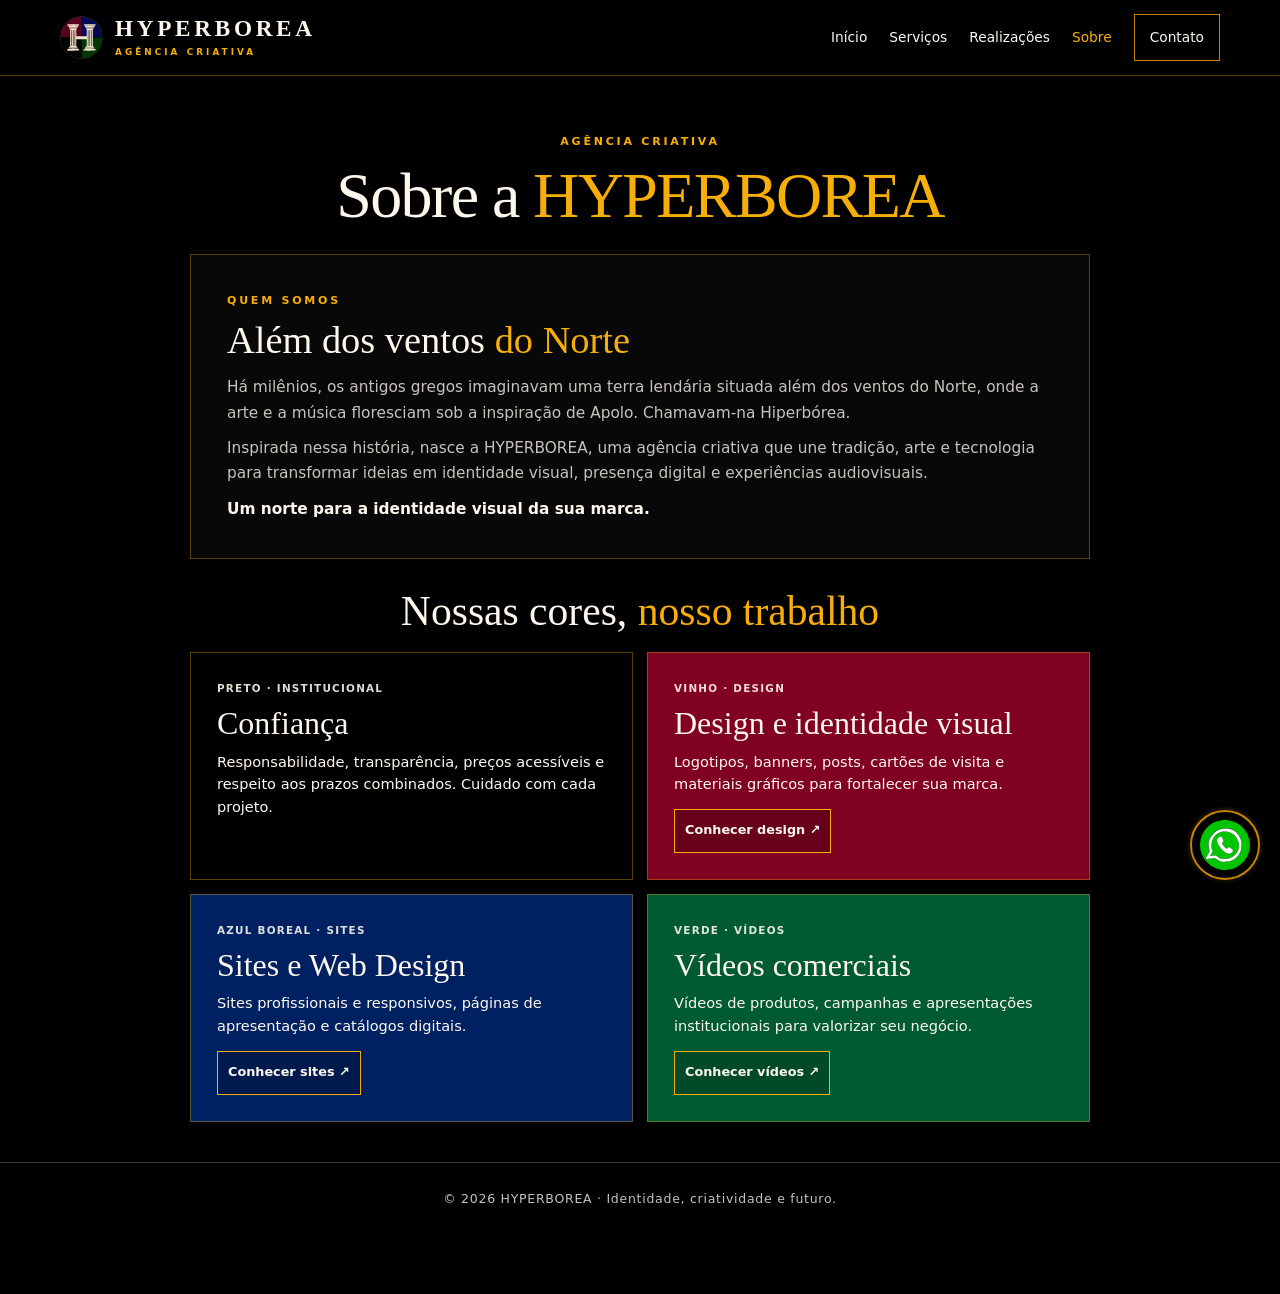
<file: sobre.html>
<!doctype html>
<html lang="pt-BR">
<head>
  <meta charset="utf-8">
  <meta name="viewport" content="width=device-width, initial-scale=1">
  <meta name="theme-color" content="#000000">
  <meta name="robots" content="noindex, nofollow">
  <meta name="description" content="Conheça a história da HYPERBOREA e nossos serviços de design, criação de sites e produção de vídeos comerciais.">
  <title>Sobre a HYPERBOREA — Agência Criativa</title>
  <link rel="icon" href="/assets/img/monograma-h.svg" type="image/svg+xml">
  <style>
    :root {
      --institucional:#000000;
      --vinho:#810123;
      --azul-boreal:#002161;
      --verde:#005B33;
      --branco-polar:#FEF9EF;
      --marfim:#FEF7EE;
      --dourado-solar:#F7AE08;
      --dourado-radar:#C68301;
      --texto:var(--branco-polar);
      --suave:rgba(254,249,239,.78);
      --linha:rgba(254,249,239,.22);
      --linha-solar:rgba(247,174,8,.35);
    }
    *,*::before,*::after{box-sizing:border-box}
    html{scroll-behavior:smooth;scroll-padding-top:95px}
    body{margin:0;background:var(--institucional);color:var(--texto);font-family:system-ui,-apple-system,"Segoe UI",sans-serif;line-height:1.75}
    img{max-width:100%;display:block}
    a{color:inherit;text-decoration:none}
    a:focus-visible,summary:focus-visible{outline:2px solid var(--dourado-solar);outline-offset:5px}
    h1,h2,h3,p,figure{margin:0}
    h1,h2,h3{font-family:Georgia,"Times New Roman",serif;font-weight:500;color:var(--marfim);line-height:1.08}
    .container{width:min(1160px,calc(100% - 40px));margin-inline:auto}
    .eyebrow{font-size:.69rem;font-weight:750;letter-spacing:.25em;text-transform:uppercase;color:var(--dourado-solar)}
    .gold{color:var(--dourado-solar)}
    .site-header{position:sticky;top:0;z-index:20;min-height:75px;border-bottom:1px solid var(--linha-solar);background:rgba(0,0,0,.94);backdrop-filter:blur(12px)}
    .nav-row{min-height:75px;display:flex;align-items:center;justify-content:space-between;gap:20px}
    .brand{display:inline-flex;align-items:center;gap:12px;min-width:0;color:var(--marfim)}
    .brand-mark{position:relative;width:43px;height:48px;display:grid;place-items:center;flex:none}
    .brand-mark img{position:absolute;inset:0;width:100%;height:100%;object-fit:contain;background:#000}
    .brand-mark b{font:500 2.7rem Georgia,serif;color:var(--marfim)}
    .brand-text{font:600 clamp(.99rem,2vw,1.45rem)/1.1 Georgia,serif;letter-spacing:.16em;white-space:nowrap}
    .brand-text small{display:block;font:600 .55rem/1.5 system-ui,sans-serif;letter-spacing:.35em;color:var(--dourado-solar);margin-top:5px}
    .nav-links{display:flex;align-items:center;gap:22px;font-size:.86rem}
    .nav-links a:hover,.nav-links a[aria-current],.mobile-menu a[aria-current]{color:var(--dourado-solar)}
    .nav-cta{padding:10px 15px;border:1px solid var(--dourado-radar)}
    .mobile-menu{display:none;position:relative}
    .mobile-menu summary{cursor:pointer;list-style:none;border:1px solid var(--marfim);padding:9px 13px;font-size:.85rem;font-weight:700;white-space:nowrap}
    .mobile-menu summary::-webkit-details-marker{display:none}
    .mobile-menu nav{position:absolute;right:0;top:calc(100% + 12px);min-width:202px;padding:12px;background:#000;border:1px solid var(--dourado-radar);box-shadow:0 18px 40px #000a;display:grid;gap:8px}
    .mobile-menu nav a{display:block;padding:10px 14px;border:1px solid var(--linha);text-align:center;font-size:.88rem}
    .skip{position:absolute;left:15px;top:-100px;background:var(--marfim);color:#000;padding:10px;z-index:40}
    .skip:focus{top:8px}
    main{padding:clamp(28px,5vw,56px) 0 40px}
    .intro{text-align:center;margin-bottom:24px}
    .intro h1{font-size:clamp(1.85rem,5.3vw,4rem);letter-spacing:-.025em;margin:10px 0 0;overflow-wrap:anywhere}
    .story{max-width:900px;margin-inline:auto;border:1px solid var(--linha-solar);padding:clamp(18px,3.5vw,36px);background:#080808}
    .story h2{font-size:clamp(1.55rem,3vw,2.4rem);margin:9px 0 14px}
    .story p:not(.eyebrow){color:var(--suave);font-size:.96rem;line-height:1.65;margin-top:10px}
    .story .slogan{color:var(--marfim)!important;font-weight:600}
    .areas{margin-top:30px}
    .areas h2{text-align:center;font-size:clamp(1.6rem,3.4vw,2.6rem);margin-bottom:18px}
    .cards{display:grid;grid-template-columns:repeat(2,minmax(0,1fr));gap:14px;max-width:900px;margin-inline:auto}
    .area{min-width:0;display:flex;flex-direction:column;align-items:flex-start;padding:clamp(16px,2.5vw,26px);background:var(--area);border:1px solid var(--linha-solar)}
    .area .eyebrow{font-size:.65rem;letter-spacing:.12em;color:var(--branco-polar);opacity:.88}
    .area h3{font-size:clamp(1.3rem,2.6vw,2rem);margin:9px 0 10px;overflow-wrap:break-word}
    .area p:not(.eyebrow){font-size:.91rem;line-height:1.55;margin:0 0 13px;color:var(--branco-polar)}
    .area a{display:inline-flex;align-items:center;min-height:44px;margin-top:auto;padding:5px 10px;border:1px solid var(--dourado-solar);font-size:.8rem;font-weight:650;background:#0003}
    .area a:hover{background:var(--marfim);color:#000}
    .footer{border-top:1px solid var(--linha);padding:25px 0 85px;text-align:center;color:var(--suave);font-size:.78rem;letter-spacing:.06em}
    .whatsapp-float{position:fixed;z-index:30;bottom:calc(20px + env(safe-area-inset-bottom,0px));right:calc(20px + env(safe-area-inset-right,0px));width:70px;height:70px;padding:6px;border:2px solid var(--dourado-radar);border-radius:50%;background:#000;box-shadow:0 7px 24px #0008,0 0 0 3px #F7AE0817;display:grid;place-items:center}
    .whatsapp-float img{width:100%;height:100%;object-fit:contain}
    .whatsapp-float .wa-fallback{font-weight:700;color:var(--marfim)}
    .whatsapp-float:has(img:not([hidden])) .wa-fallback{display:none}
    img[hidden]{display:none!important}
    @media(max-width:850px){.nav-links{display:none}.mobile-menu{display:block}}
    @media(max-width:570px){
      .container{width:calc(100% - 28px)}.nav-row{gap:10px}.brand{gap:8px}.brand-mark{width:34px;height:40px}.brand-text{font-size:.88rem;letter-spacing:.10em}.brand-text small{font-size:.47rem;letter-spacing:.24em}
      .cards{gap:10px}.area{padding:14px 11px}.area h3{font-size:1.18rem;line-height:1.17}.area p:not(.eyebrow){font-size:.84rem;line-height:1.48}.area .eyebrow{font-size:.6rem}.area a{font-size:.74rem;padding:5px 7px}.story p:not(.eyebrow){font-size:.91rem}.whatsapp-float{width:60px;height:60px;right:14px}
    }
    @media(prefers-reduced-motion:reduce){html{scroll-behavior:auto}}
  </style>
</head>
<body id="inicio">
  <a class="skip" href="#conteudo">Ir para o conteúdo</a>
  <header class="site-header">
    <div class="container nav-row">
      <a class="brand" href="/" aria-label="HYPERBOREA — início">
        <span class="brand-mark"><b aria-hidden="true">H</b><img src="/assets/img/monograma-h.svg" alt="" width="43" height="48"></span>
        <span class="brand-text">HYPERBOREA<small>AGÊNCIA CRIATIVA</small></span>
      </a>
      <nav class="nav-links" aria-label="Navegação principal">
        <a href="/">Início</a><a href="/#servicos">Serviços</a><a href="/#realizacoes">Realizações</a><a href="/sobre.html" aria-current="page">Sobre</a><a class="nav-cta" href="/#contato">Contato</a>
      </nav>
      <details class="mobile-menu">
        <summary>☰ Menu</summary>
        <nav aria-label="Navegação móvel"><a href="/">Início</a><a href="/#servicos">Serviços</a><a href="/#realizacoes">Realizações</a><a href="/sobre.html" aria-current="page">Sobre</a><a href="/#contato">Contato</a></nav>
      </details>
    </div>
  </header>
  <main id="conteudo">
    <div class="container">
      <div class="intro">
        <p class="eyebrow">Agência Criativa</p>
        <h1>Sobre a <span class="gold">HYPERBOREA</span></h1>
      </div>
      <section class="story" id="quem-somos" aria-labelledby="titulo-historia">
        <p class="eyebrow">Quem somos</p>
        <h2 id="titulo-historia">Além dos ventos <span class="gold">do Norte</span></h2>
        <p>Há milênios, os antigos gregos imaginavam uma terra lendária situada além dos ventos do Norte, onde a arte e a música floresciam sob a inspiração de Apolo. Chamavam-na Hiperbórea.</p>
        <p>Inspirada nessa história, nasce a HYPERBOREA, uma agência criativa que une tradição, arte e tecnologia para transformar ideias em identidade visual, presença digital e experiências audiovisuais.</p>
        <p class="slogan">Um norte para a identidade visual da sua marca.</p>
      </section>
      <section class="areas" aria-labelledby="titulo-areas">
        <h2 id="titulo-areas">Nossas cores, <span class="gold">nosso trabalho</span></h2>
        <div class="cards">
          <article class="area" style="--area:var(--institucional)">
            <p class="eyebrow">Preto · Institucional</p>
            <h3>Confiança</h3>
            <p>Responsabilidade, transparência, preços acessíveis e respeito aos prazos combinados. Cuidado com cada projeto.</p>
          </article>
          <article class="area" style="--area:var(--vinho)">
            <p class="eyebrow">Vinho · Design</p>
            <h3>Design e identidade visual</h3>
            <p>Logotipos, banners, posts, cartões de visita e materiais gráficos para fortalecer sua marca.</p>
            <a href="/design.html">Conhecer design ↗</a>
          </article>
          <article class="area" style="--area:var(--azul-boreal)">
            <p class="eyebrow">Azul Boreal · Sites</p>
            <h3>Sites e Web Design</h3>
            <p>Sites profissionais e responsivos, páginas de apresentação e catálogos digitais.</p>
            <a href="/sites.html">Conhecer sites ↗</a>
          </article>
          <article class="area" style="--area:var(--verde)">
            <p class="eyebrow">Verde · Vídeos</p>
            <h3>Vídeos comerciais</h3>
            <p>Vídeos de produtos, campanhas e apresentações institucionais para valorizar seu negócio.</p>
            <a href="/videos.html">Conhecer vídeos ↗</a>
          </article>
        </div>
      </section>
    </div>
  </main>
  <footer class="footer"><div class="container">© <span id="anoAtual">2026</span> HYPERBOREA · Identidade, criatividade e futuro.</div></footer>
  <a class="whatsapp-float" href="https://wa.me/message/FHWOVDSQ3AKCO1" target="_blank" rel="noopener noreferrer" aria-label="Conversar com a HYPERBOREA pelo WhatsApp"><span class="wa-fallback" aria-hidden="true">WA</span><img src="/assets/img/whats-icon.svg" alt="" aria-hidden="true"></a>
  <script>
    (()=>{
      'use strict';
      document.getElementById('anoAtual').textContent=new Date().getFullYear();
      document.querySelectorAll('img').forEach(img=>{
        const fallback=()=>{img.hidden=true;};
        img.addEventListener('error',fallback,{once:true});
        if(img.complete&&!img.naturalWidth)fallback();
      });
      document.querySelectorAll('.mobile-menu a').forEach(a=>a.addEventListener('click',()=>{a.closest('details').open=false;}));
    })();
  </script>
</body>
</html>
</file>
